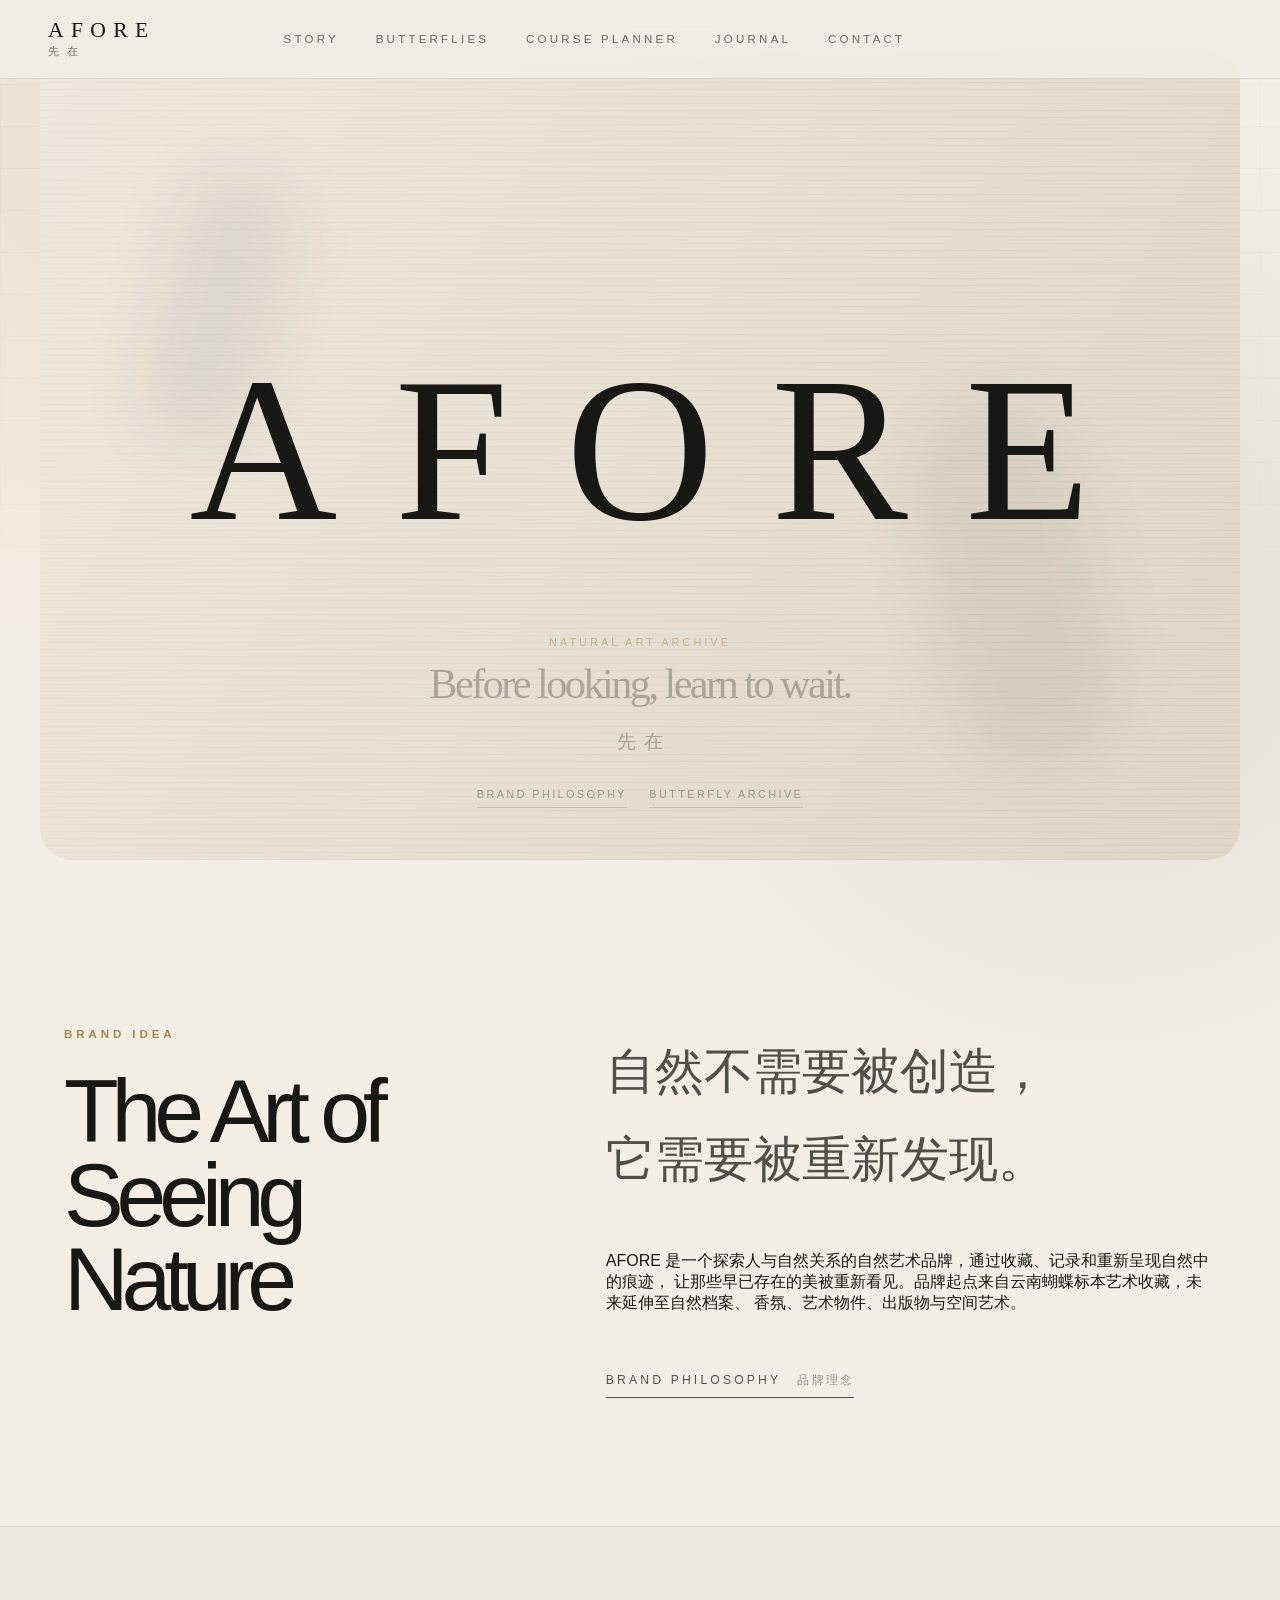
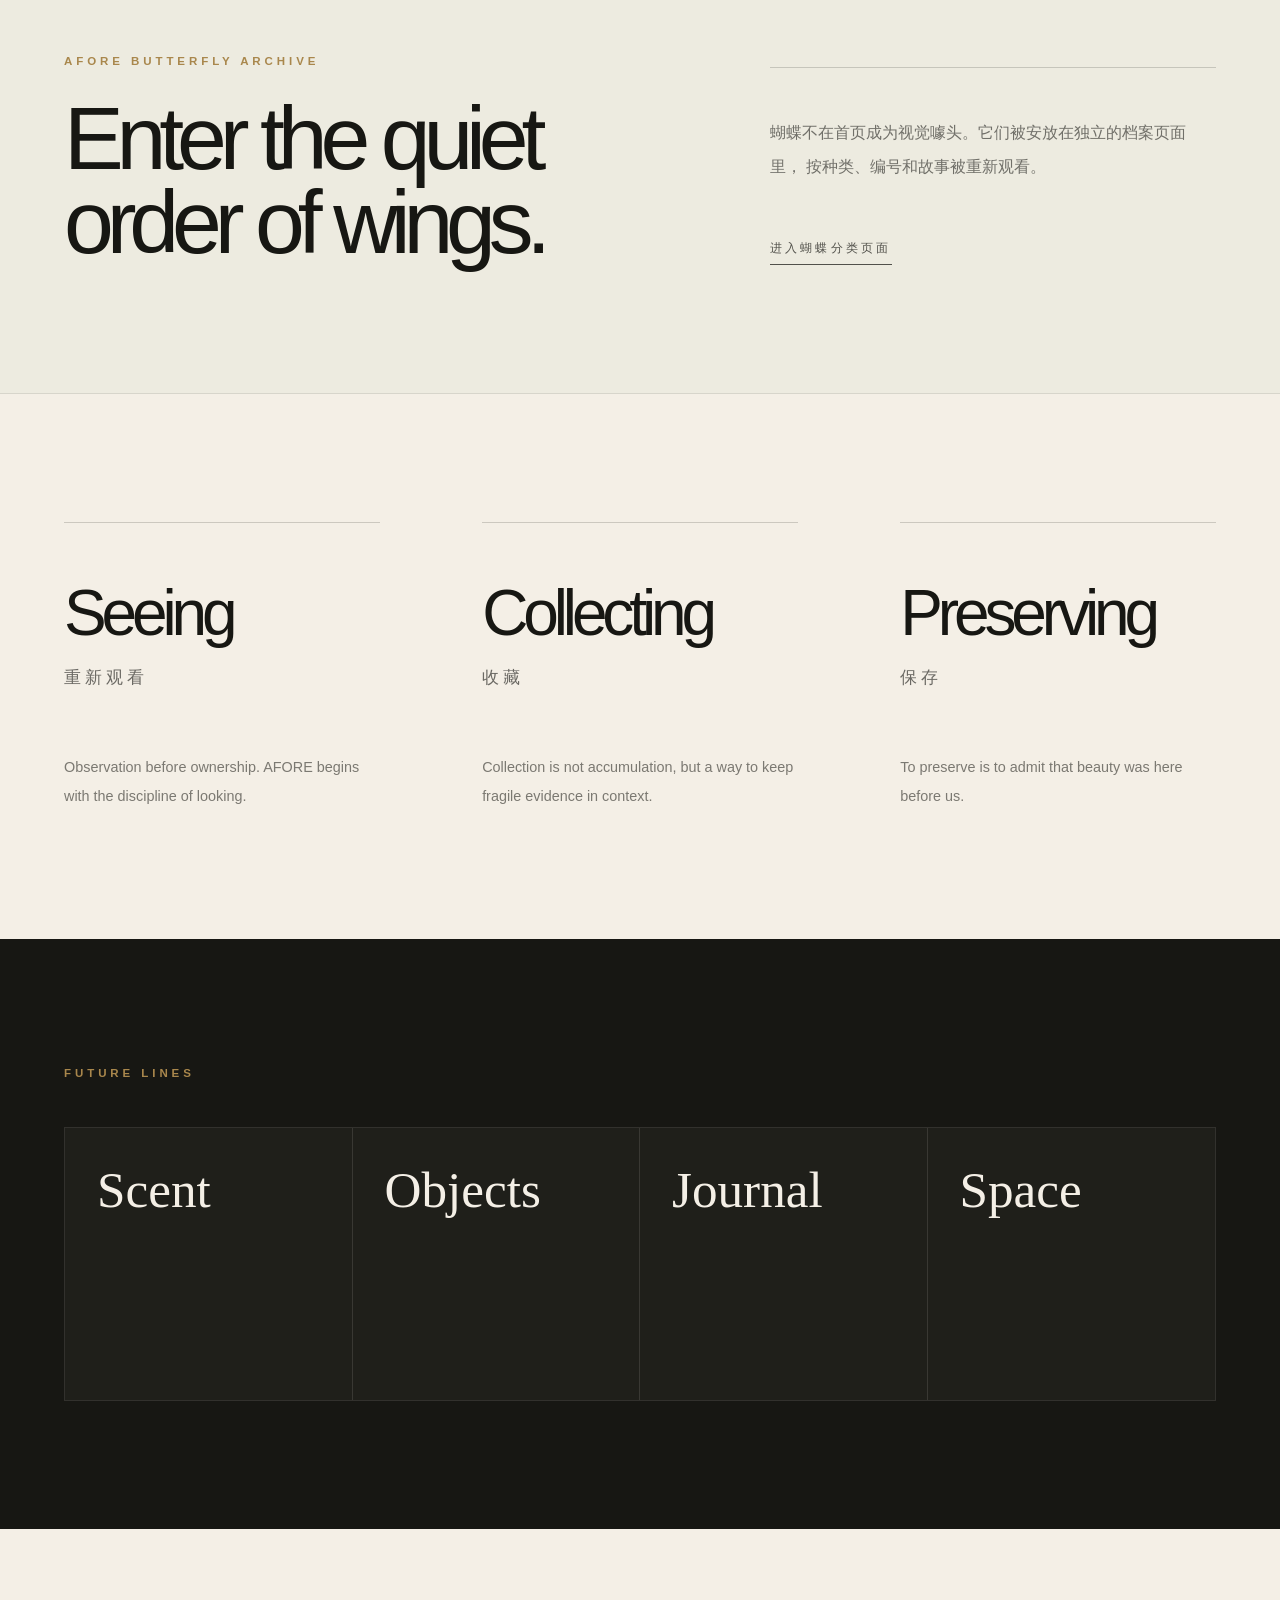
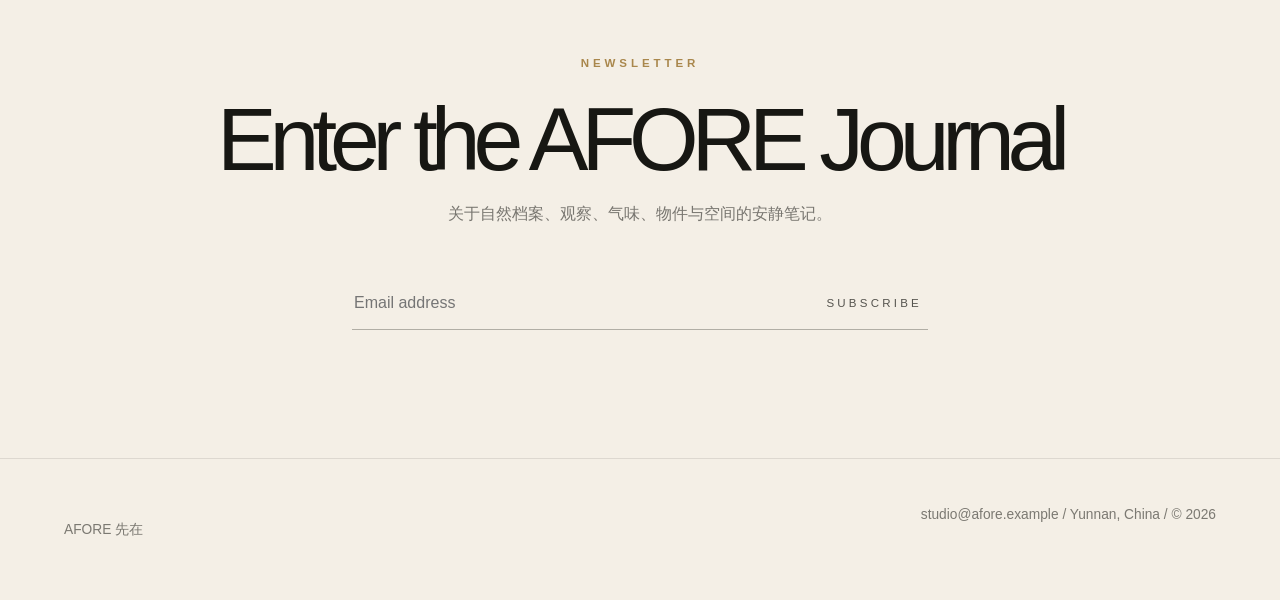
<file: index.html>
<!doctype html>
<html lang="zh-CN">
  <head>
    <meta charset="UTF-8" />
    <meta name="viewport" content="width=device-width, initial-scale=1.0" />
    <title>AFORE 先在 | Preview</title>
    <link rel="stylesheet" href="preview.css" />
  </head>
  <body>
    <header class="header">
      <a class="logo" href="index.html">
        <span>AFORE</span>
        <small>先在</small>
      </a>
      <nav>
        <a href="#story">Story</a>
        <a href="butterflies/">Butterflies</a>
        <a href="course-planner.html">Course Planner</a>
        <a href="#journal">Journal</a>
        <a href="#contact">Contact</a>
      </nav>
    </header>

    <main id="home">
      <section class="hero">
        <div class="paper"></div>
        <div class="shadow shadow-a"></div>
        <div class="shadow shadow-b"></div>
        <aside class="hero-guide" aria-label="AFORE first screen guide">
          <p class="guide-kicker">Natural Art Archive</p>
          <h2>Before looking, learn to wait.</h2>
          <p>
            先在
          </p>
          <div class="guide-actions">
            <a href="#story">Brand Philosophy</a>
            <a href="butterflies/">Butterfly Archive</a>
          </div>
        </aside>
        <div class="hero-inner fade">
          <h1>AFORE</h1>
        </div>
      </section>

      <section id="story" class="section intro">
        <div>
          <p class="kicker">Brand Idea</p>
          <h2>The Art of Seeing Nature</h2>
        </div>
        <div class="intro-copy">
          <p class="quote">自然不需要被创造，<br />它需要被重新发现。</p>
          <p>
            AFORE 是一个探索人与自然关系的自然艺术品牌，通过收藏、记录和重新呈现自然中的痕迹，
            让那些早已存在的美被重新看见。品牌起点来自云南蝴蝶标本艺术收藏，未来延伸至自然档案、
            香氛、艺术物件、出版物与空间艺术。
          </p>
          <button class="manifesto-toggle" type="button" aria-expanded="false" aria-controls="manifesto-panel">
            Brand Philosophy
            <span>品牌理念</span>
          </button>
        </div>
      </section>

      <section class="manifesto-panel" id="manifesto-panel" aria-hidden="true">
        <div class="manifesto-card">
          <p class="kicker">AFORE Manifesto</p>
          <h2>先在</h2>
          <div class="manifesto-text">
            <p><strong>AFORE</strong></p>
            <p><em>Before us, nature existed.</em></p>
            <p>在我们凝视自然之前，万物早已存在。</p>
            <p>一片叶脉、一枚翅羽、一块岩石，都经历过漫长的时间，在无人注视的角落里形成自己的形态。</p>
            <p>AFORE 源于“先在”之意，关注那些先于人类存在、又容易被忽略的自然痕迹。</p>
            <p>我们相信，自然并不需要被创造，它需要的是被重新发现。</p>
            <p>通过收藏、整理与呈现，我们将自然中的微小存在转化为可以被观看、被感知、被保存的艺术对象。</p>
            <p>每一件作品，都是时间留下的档案。</p>
            <p>它记录生命曾经经过此处，也提醒我们：人在自然之前，只是短暂的观看者。</p>
            <p>AFORE 致力于探索人与自然之间新的观看方式。</p>
            <p>我们收藏的不只是一个形态，而是一段时间；保存的不只是一件标本，而是一种与世界相遇的方式。</p>
            <p><strong>AFORE —— Before us, nature existed.</strong></p>
          </div>
        </div>
      </section>

      <section class="section entry-panel">
        <div class="entry-copy">
          <p class="kicker">AFORE Butterfly Archive</p>
          <h2>Enter the quiet order of wings.</h2>
        </div>
        <div class="entry-card">
          <p>
            蝴蝶不在首页成为视觉噱头。它们被安放在独立的档案页面里，
            按种类、编号和故事被重新观看。
          </p>
          <a class="text-link" href="butterflies/">进入蝴蝶分类页面</a>
        </div>
      </section>

      <section class="section philosophy">
        <article>
          <h2>Seeing</h2>
          <p>重新观看</p>
          <span>Observation before ownership. AFORE begins with the discipline of looking.</span>
        </article>
        <article>
          <h2>Collecting</h2>
          <p>收藏</p>
          <span>Collection is not accumulation, but a way to keep fragile evidence in context.</span>
        </article>
        <article>
          <h2>Preserving</h2>
          <p>保存</p>
          <span>To preserve is to admit that beauty was here before us.</span>
        </article>
      </section>

      <section class="future">
        <p class="kicker">Future Lines</p>
        <div class="future-grid">
          <article>Scent</article>
          <article>Objects</article>
          <article>Journal</article>
          <article>Space</article>
        </div>
      </section>

      <section id="journal" class="section newsletter">
        <p class="kicker">Newsletter</p>
        <h2>Enter the AFORE Journal</h2>
        <p>关于自然档案、观察、气味、物件与空间的安静笔记。</p>
        <form>
          <input type="email" placeholder="Email address" />
          <button type="button">Subscribe</button>
        </form>
      </section>
    </main>

    <footer id="contact">
      <p>AFORE 先在</p>
      <span>studio@afore.example / Yunnan, China / © 2026</span>
    </footer>
    <script>
      const hero = document.querySelector(".hero");
      const heroTitle = document.querySelector(".hero h1");

      hero?.addEventListener("pointermove", (event) => {
        const rect = hero.getBoundingClientRect();
        const x = ((event.clientX - rect.left) / rect.width) * 100;
        const y = ((event.clientY - rect.top) / rect.height) * 100;
        heroTitle?.style.setProperty("--mx", `${x}%`);
        heroTitle?.style.setProperty("--my", `${y}%`);
      });

      const manifestoButton = document.querySelector(".manifesto-toggle");
      const manifestoPanel = document.querySelector("#manifesto-panel");

      manifestoButton?.addEventListener("click", () => {
        const isOpen = manifestoPanel?.classList.toggle("is-open");
        manifestoButton.setAttribute("aria-expanded", String(isOpen));
        manifestoPanel?.setAttribute("aria-hidden", String(!isOpen));
        if (isOpen) {
          window.setTimeout(() => manifestoPanel.scrollIntoView({ behavior: "smooth", block: "center" }), 120);
        }
      });
    </script>
  </body>
</html>
</file>
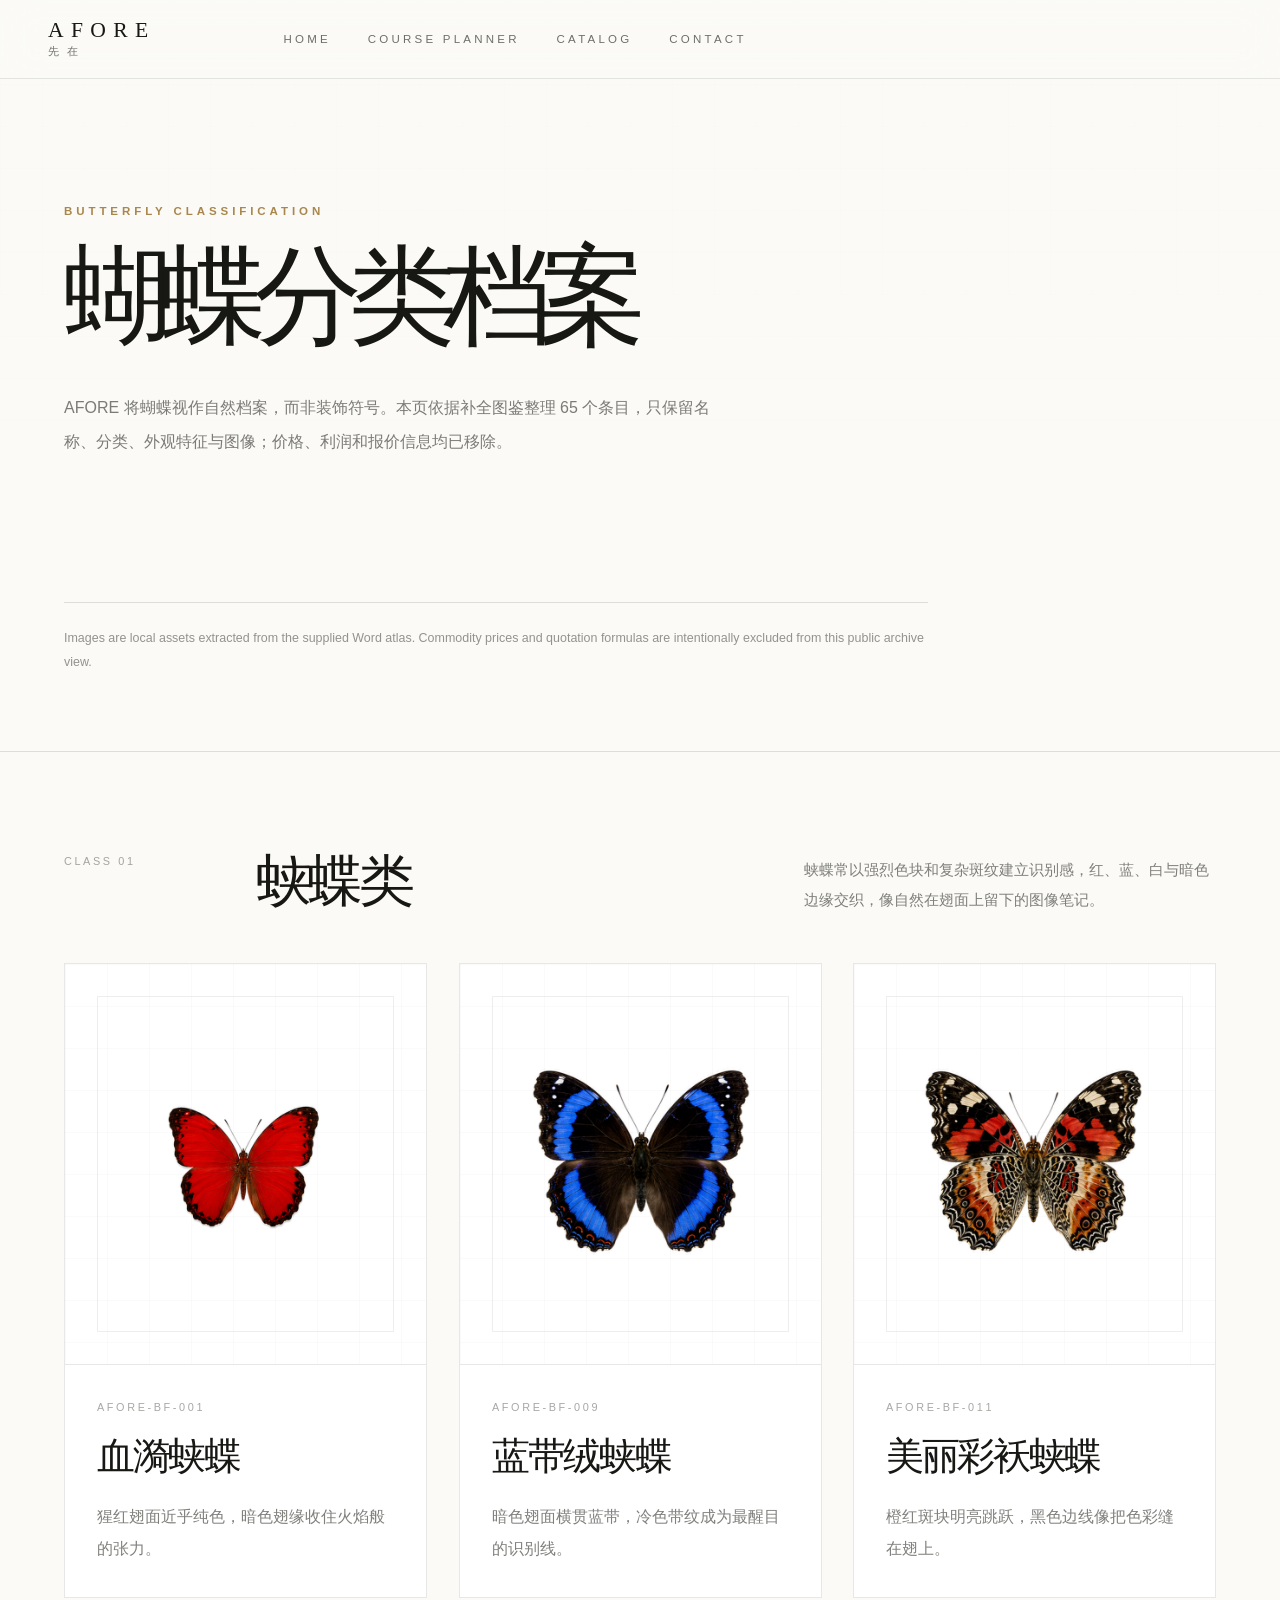
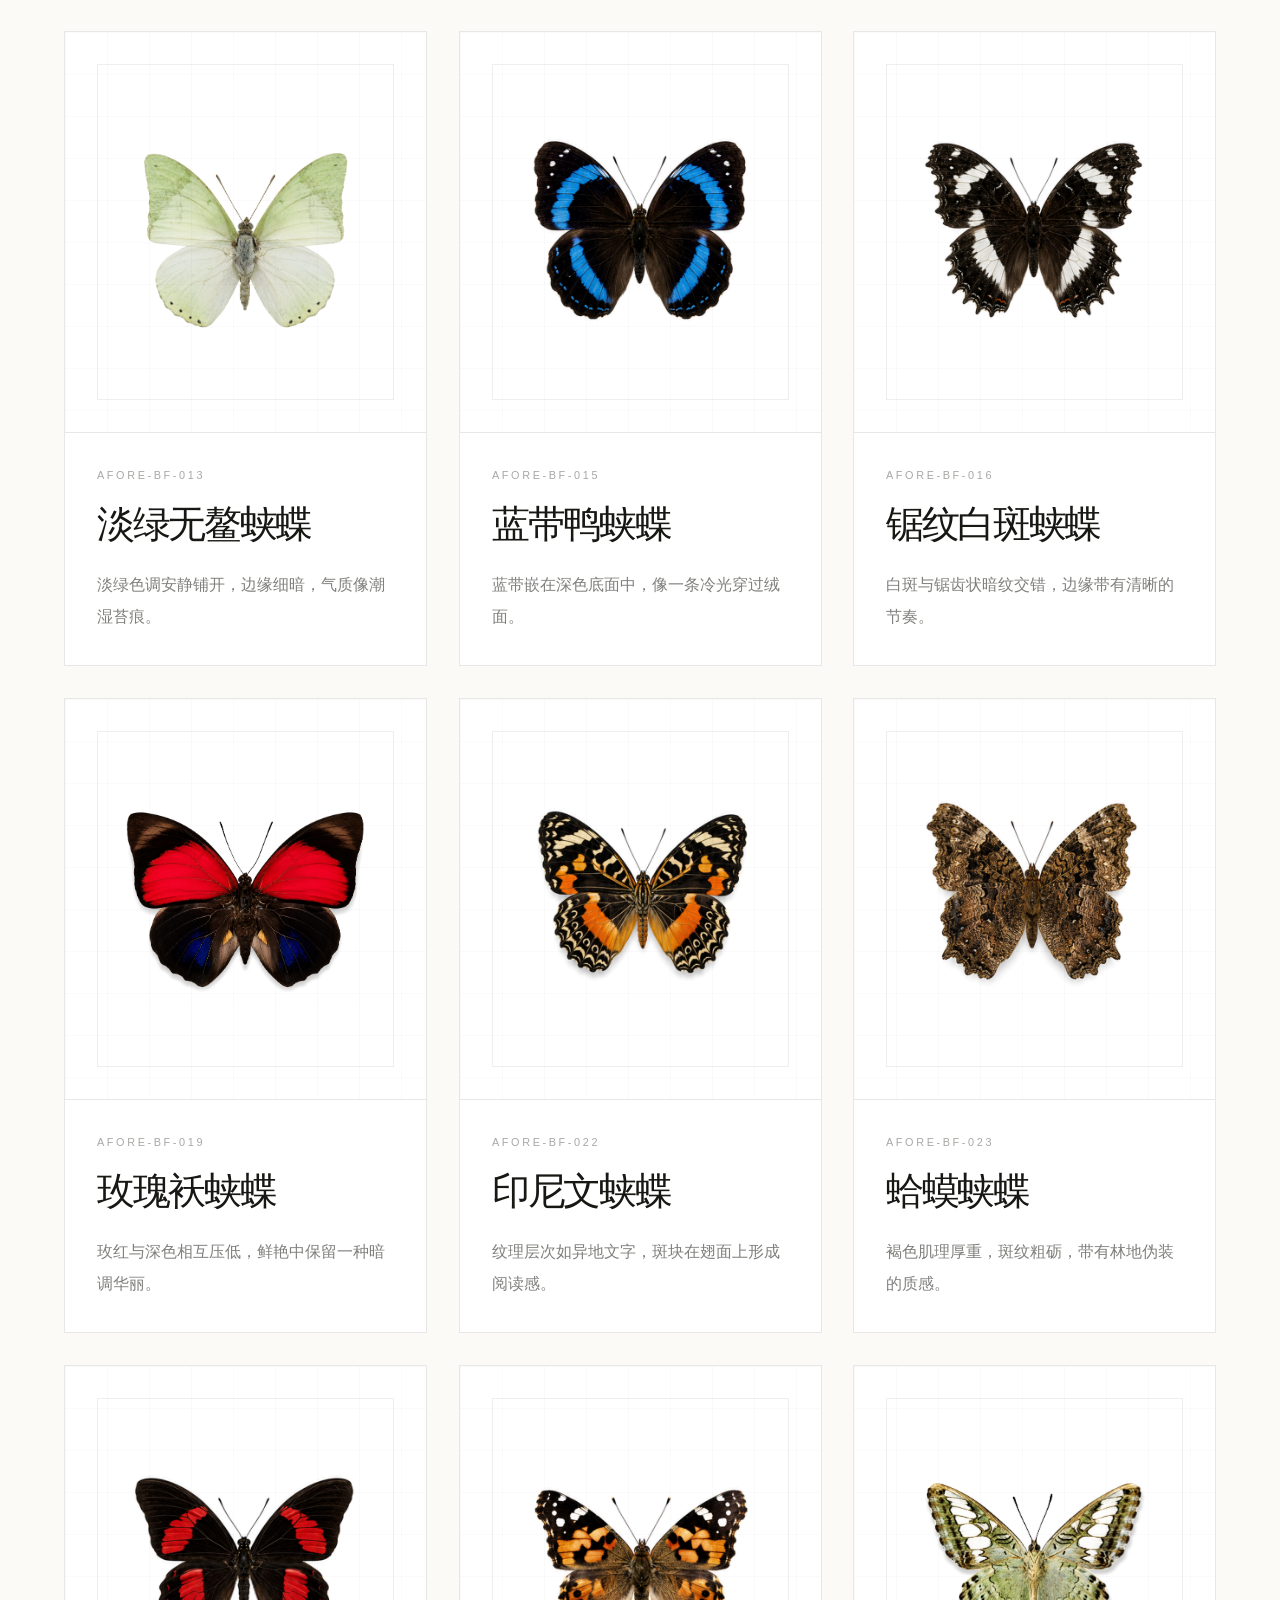
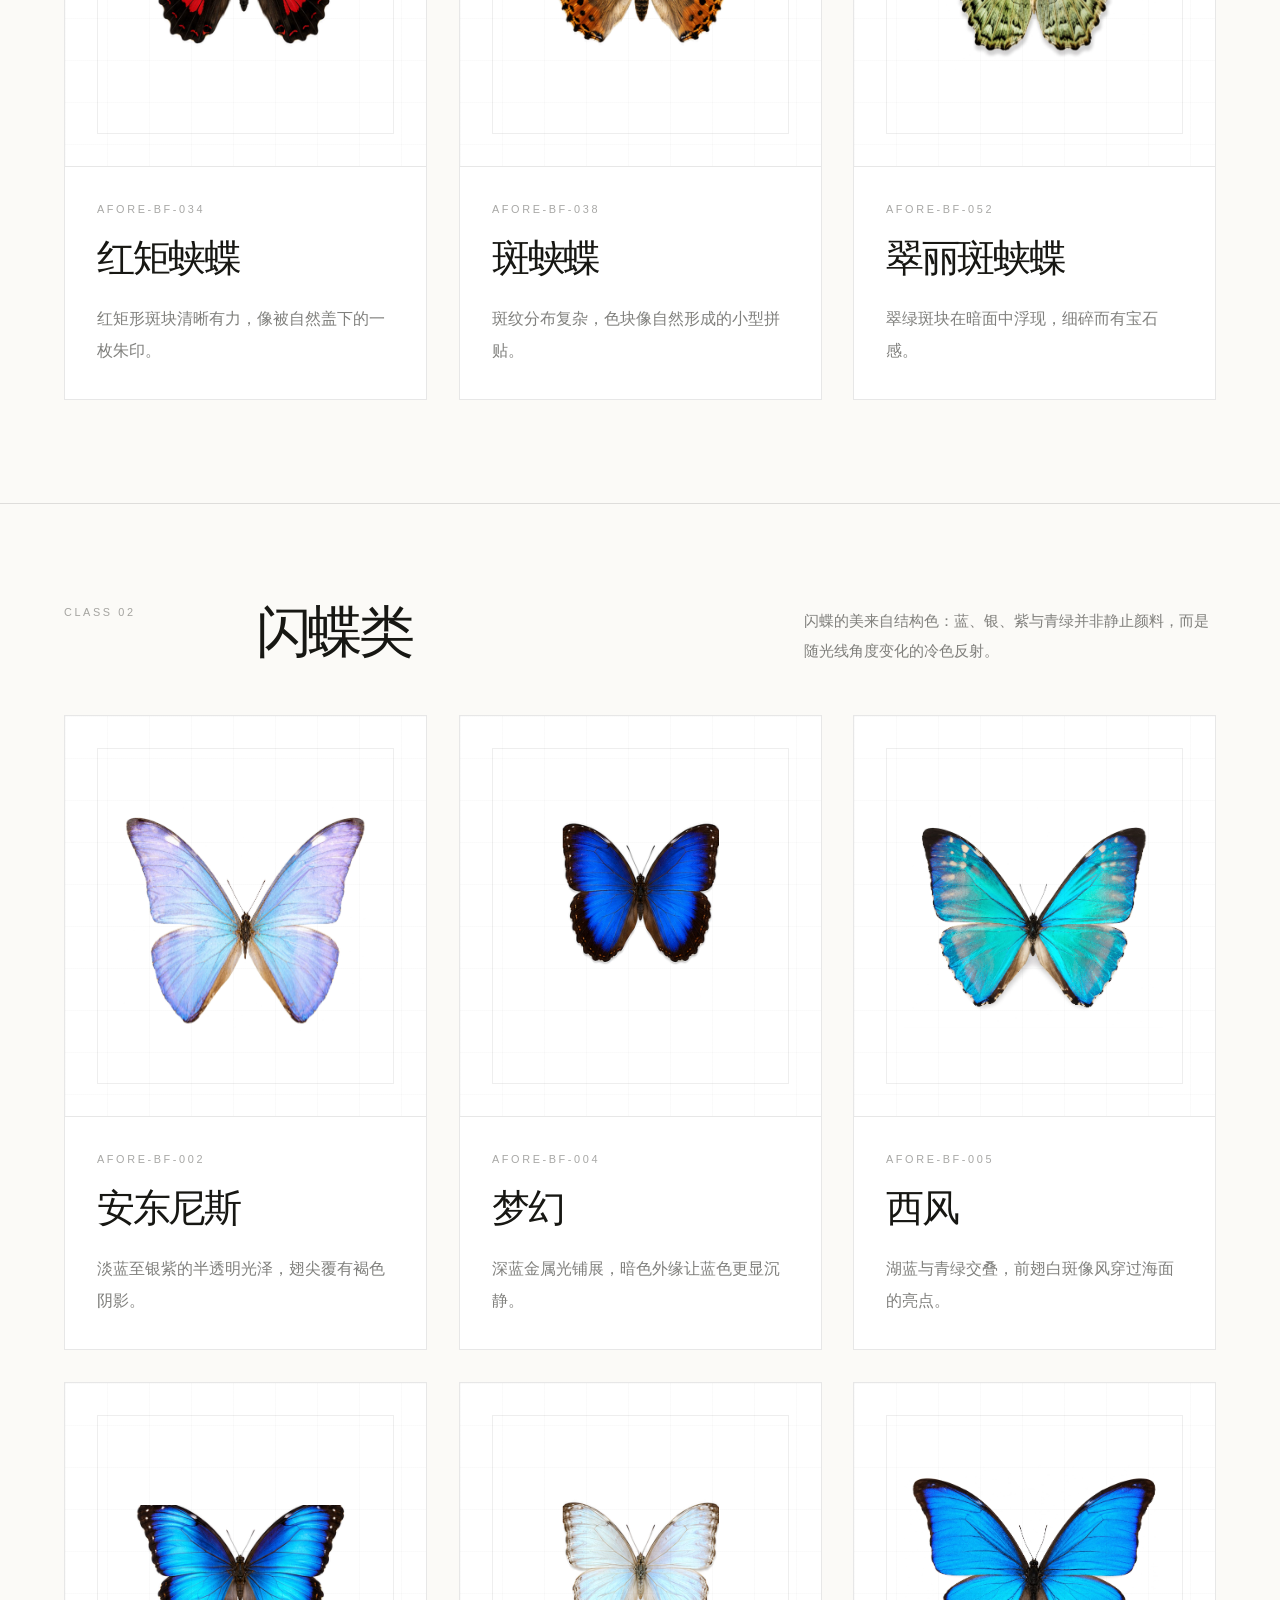
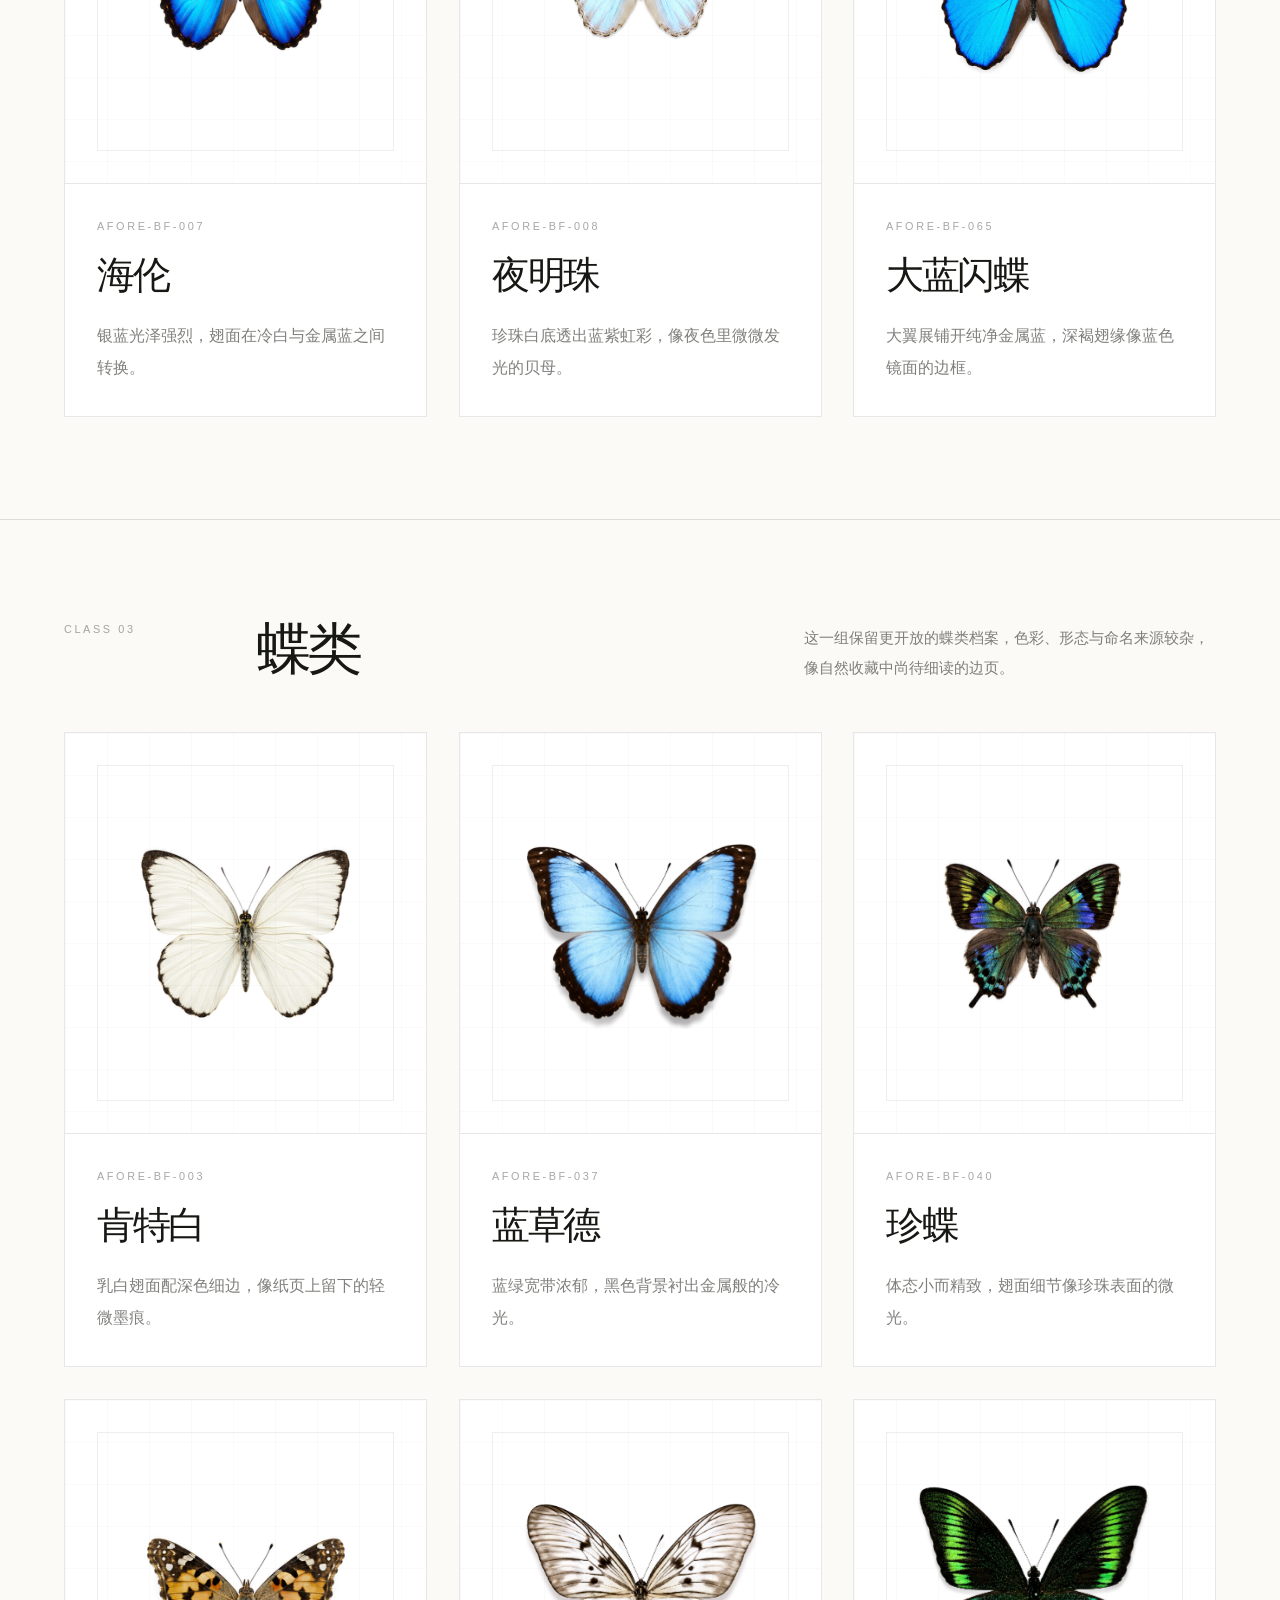
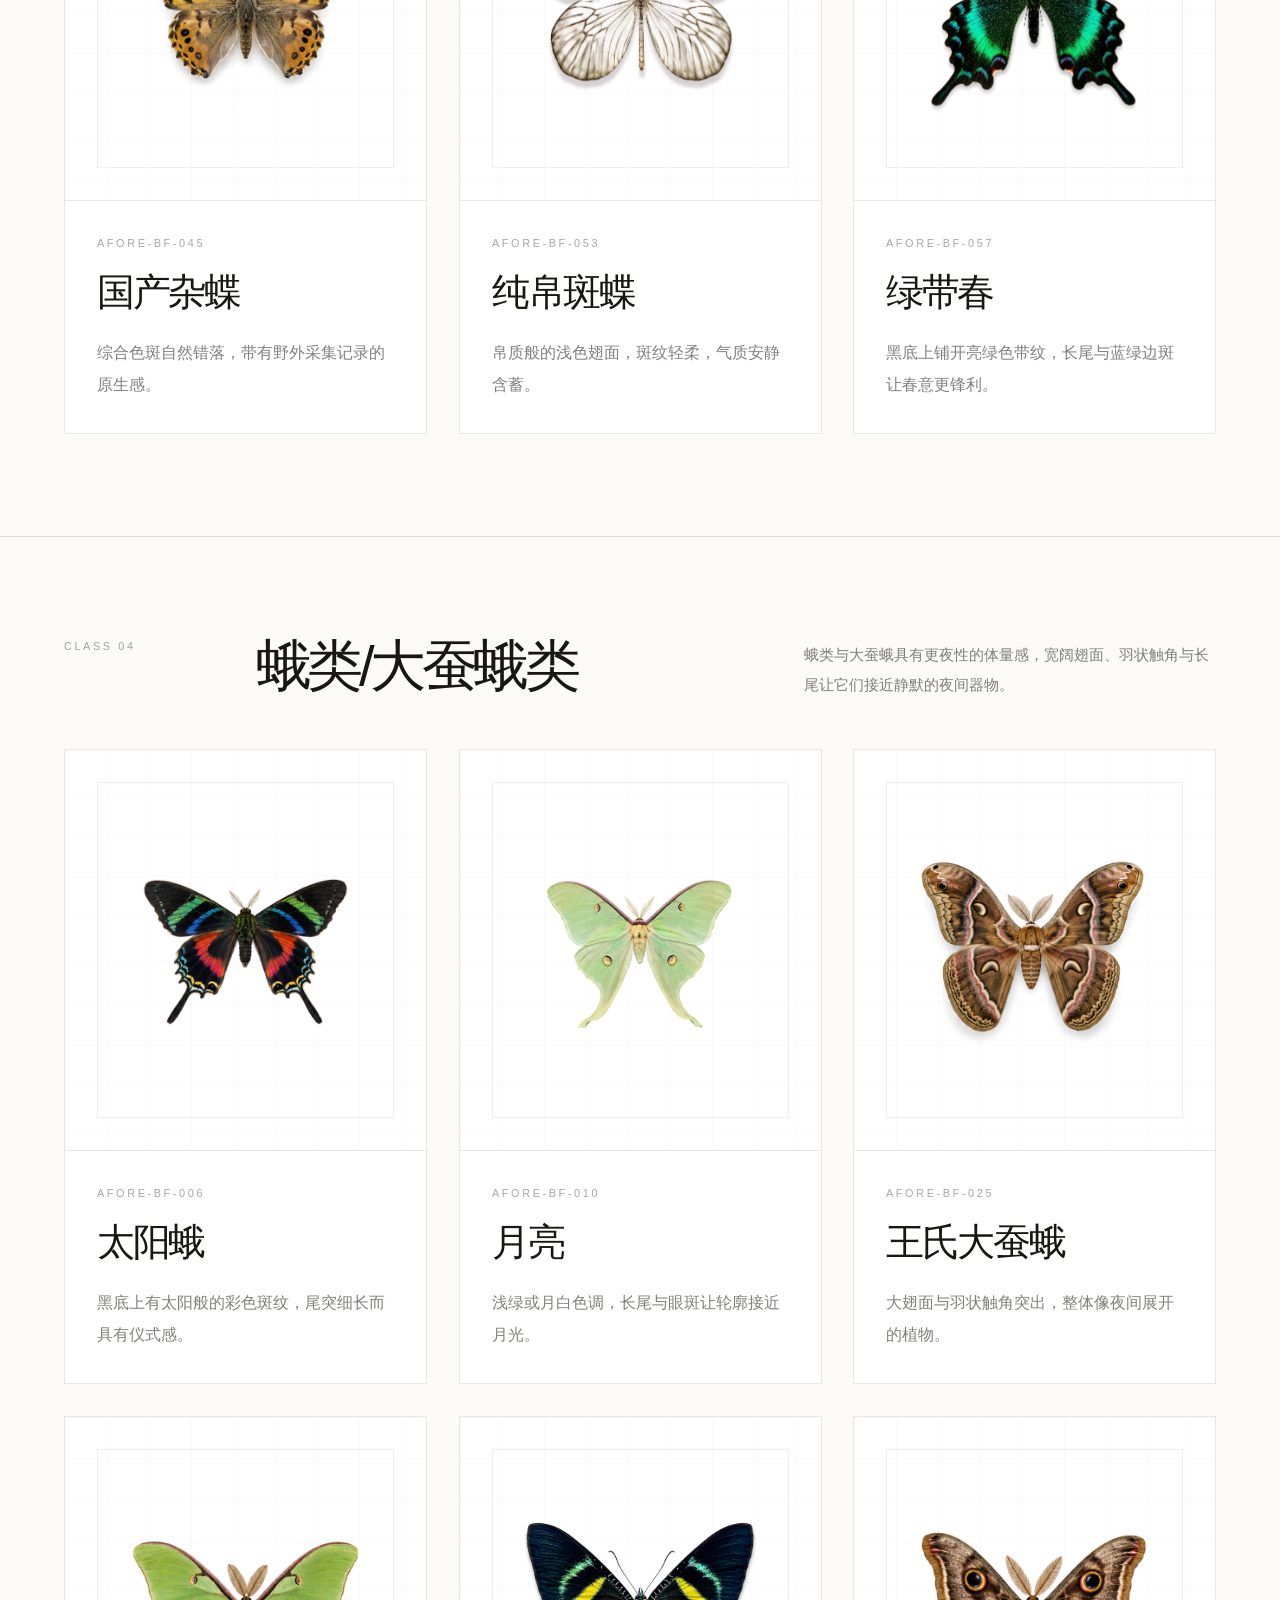
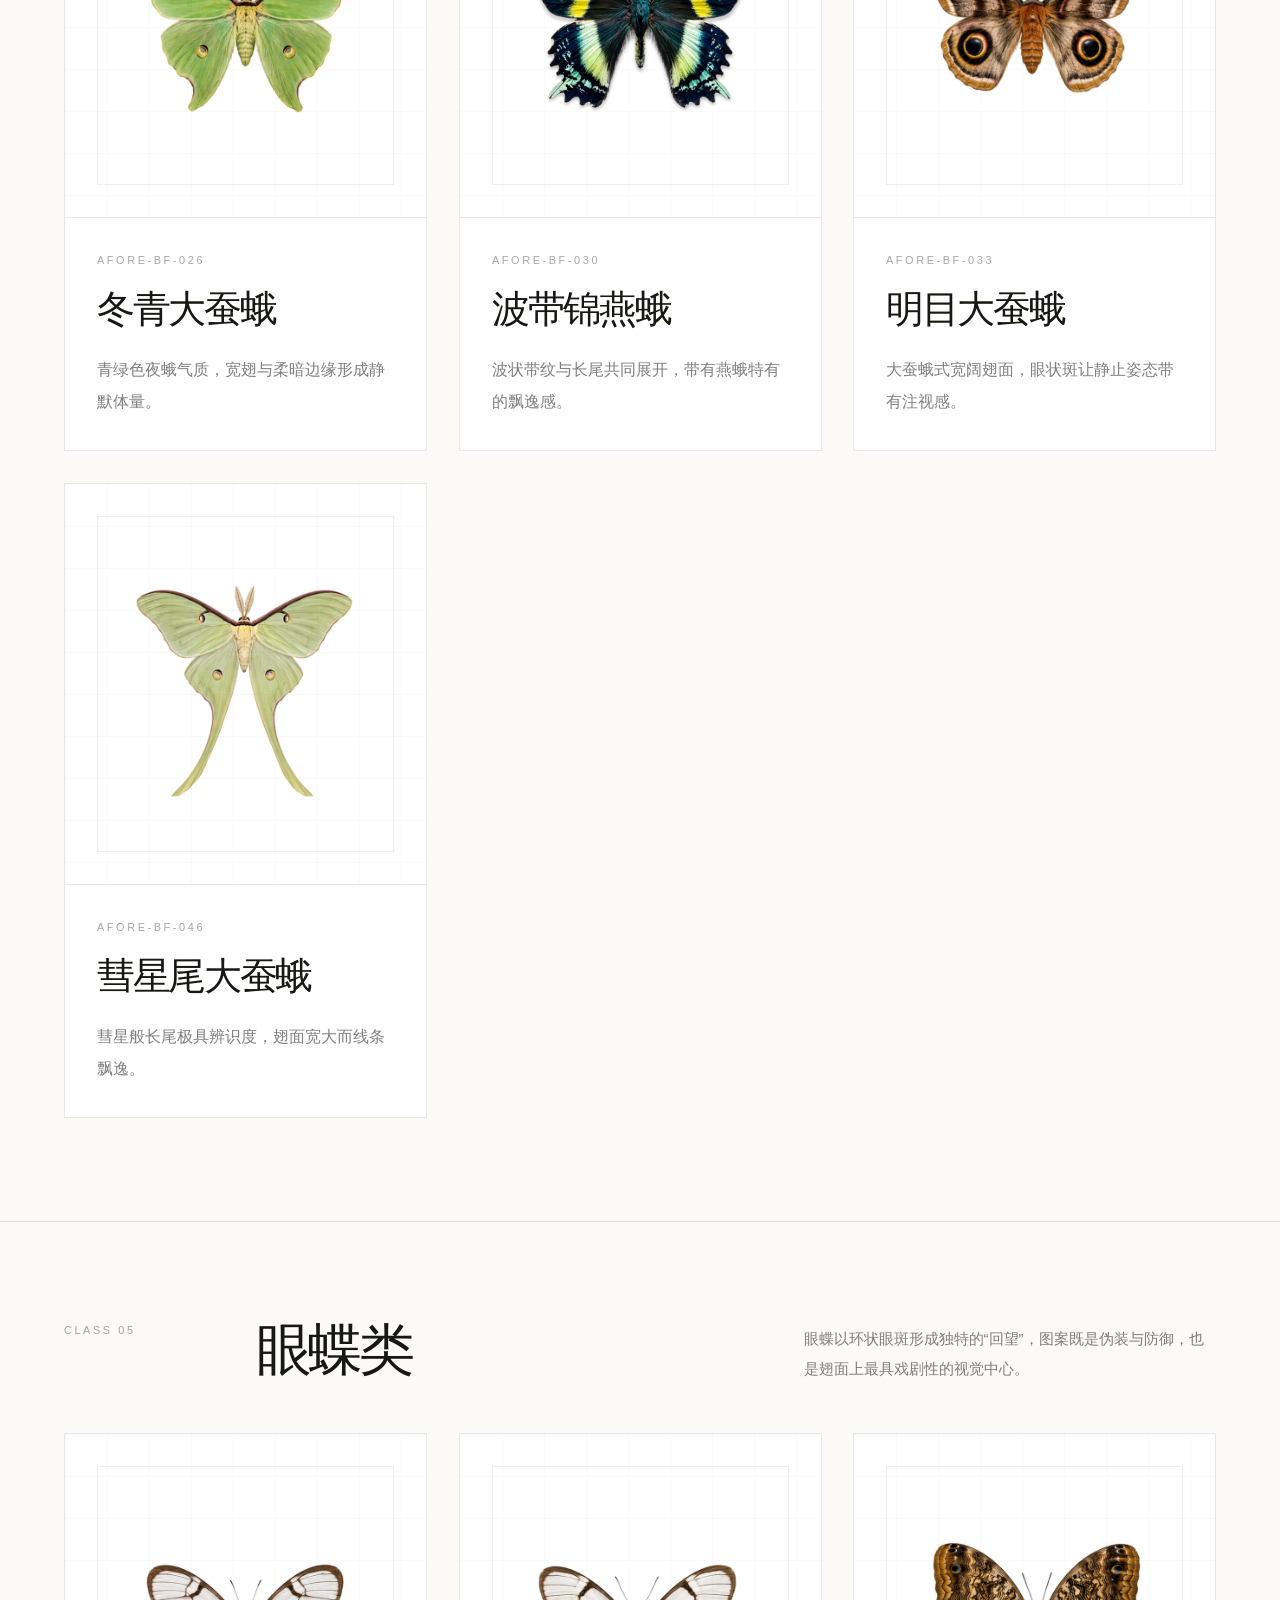
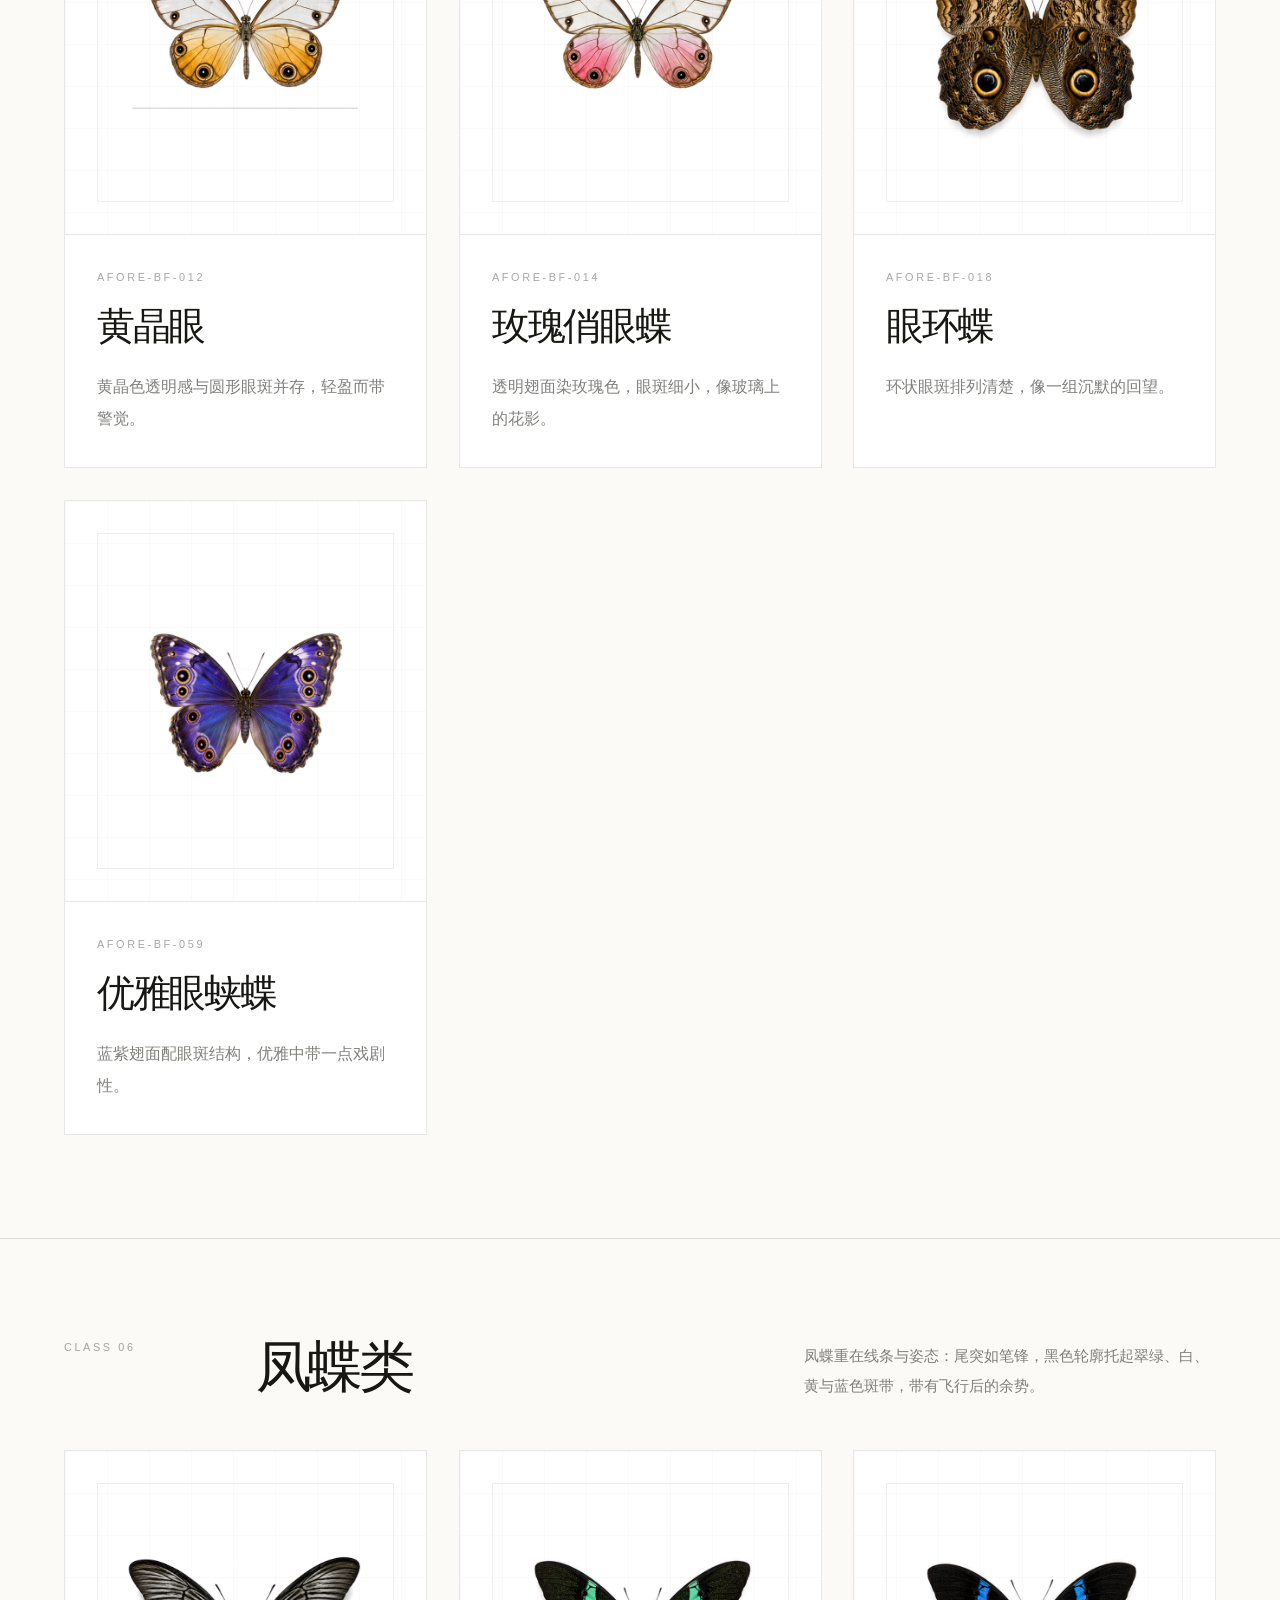
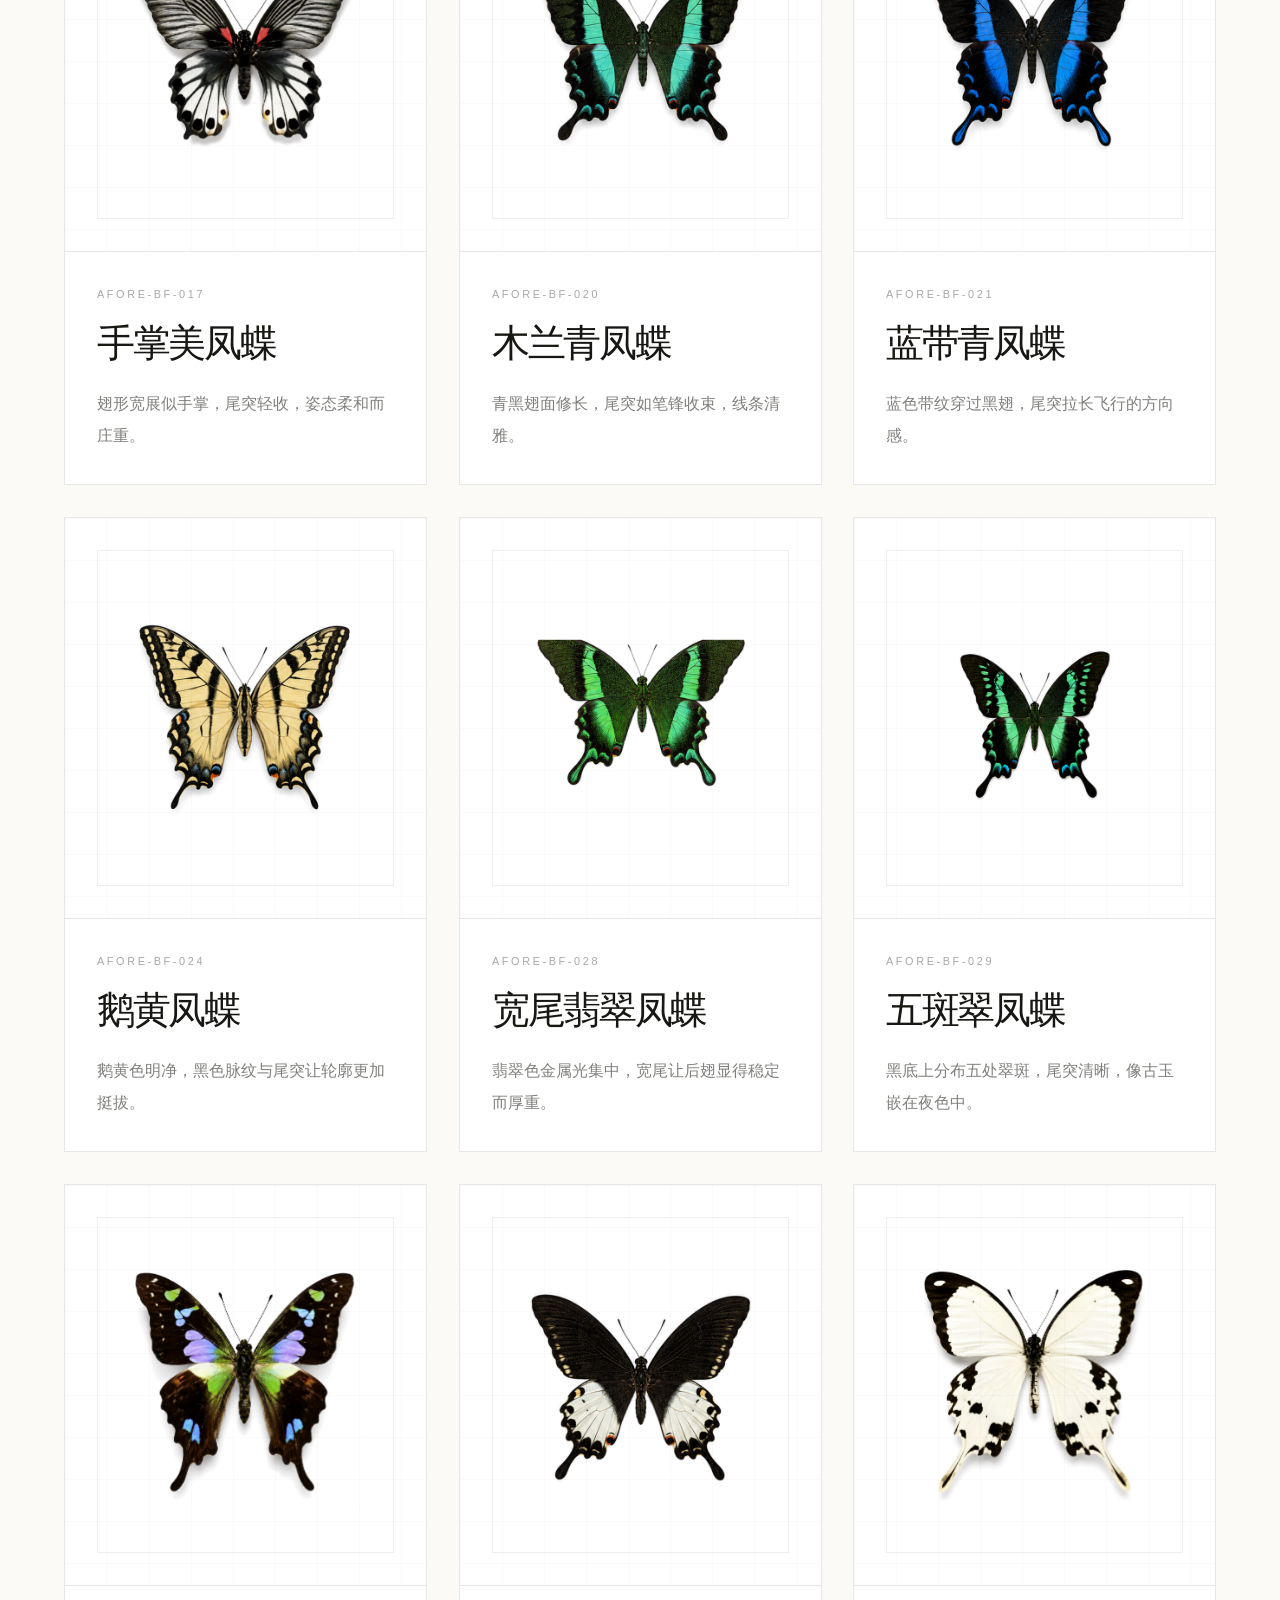
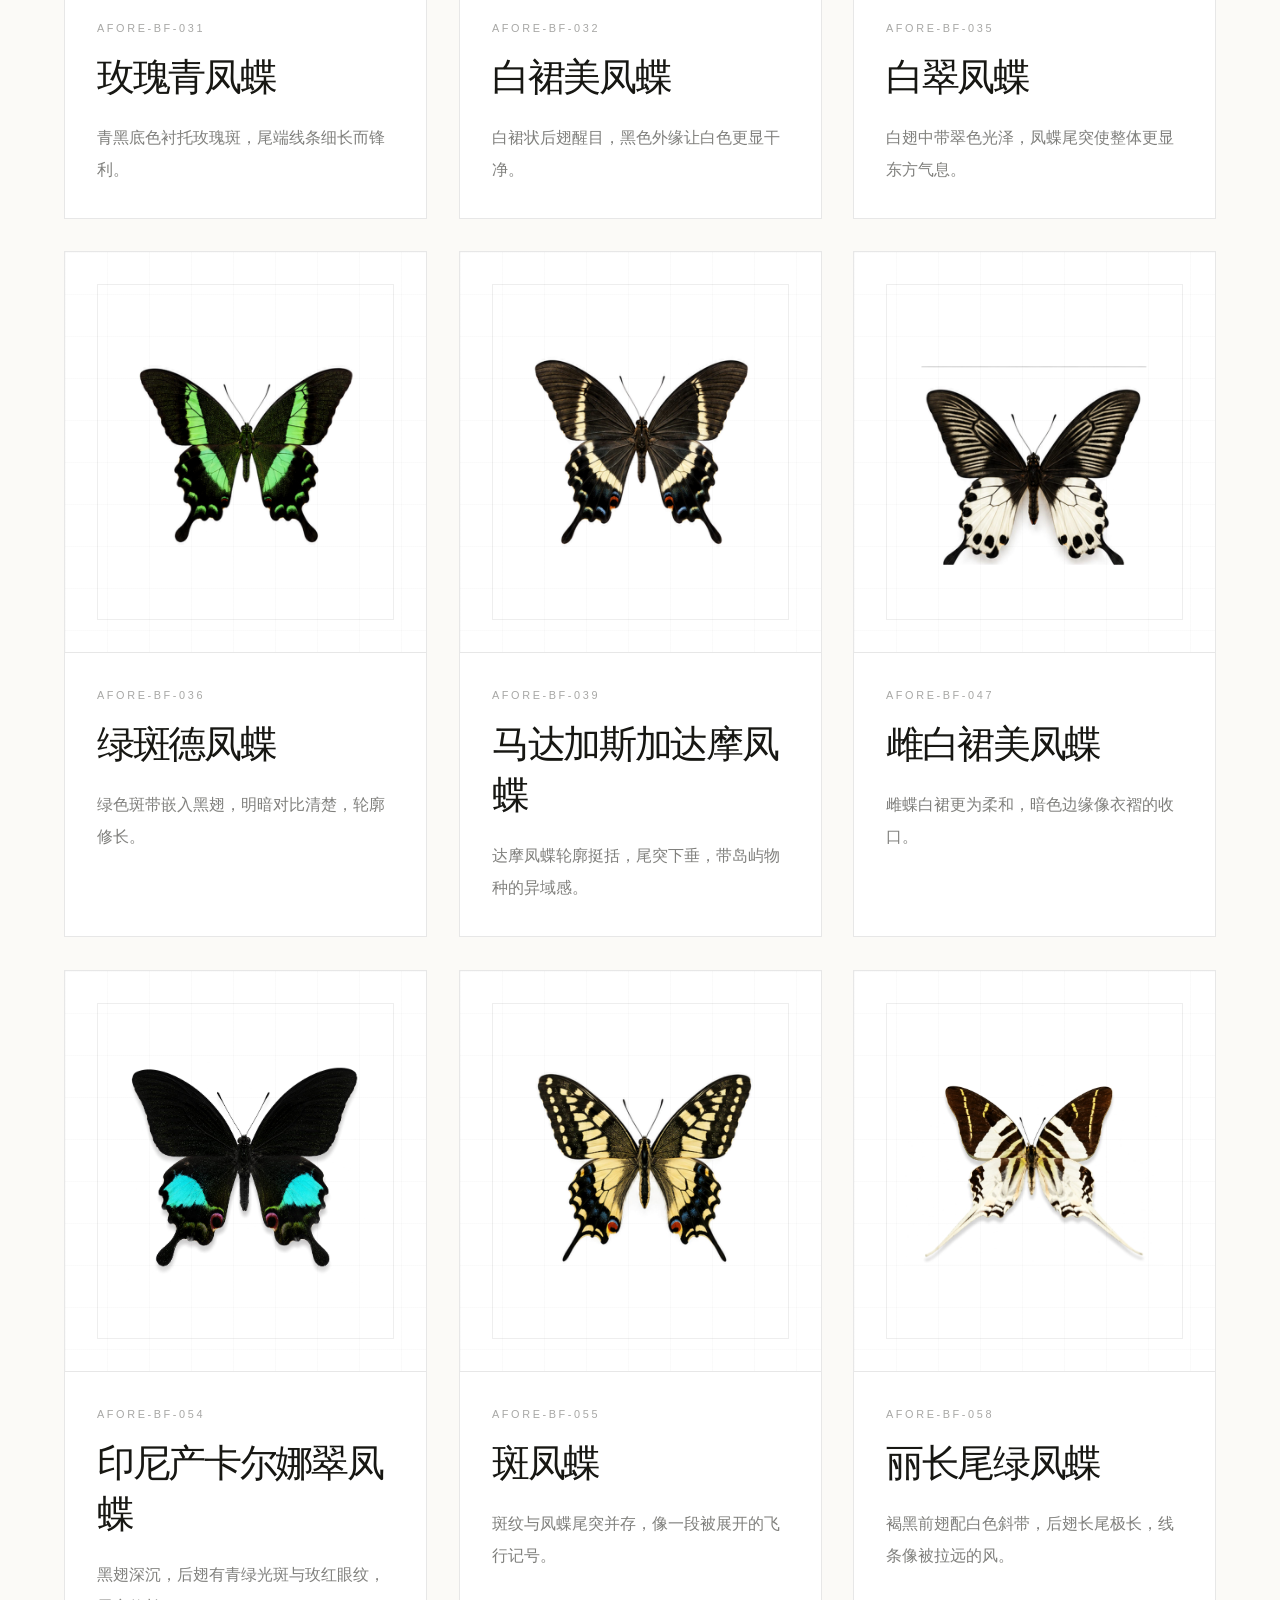
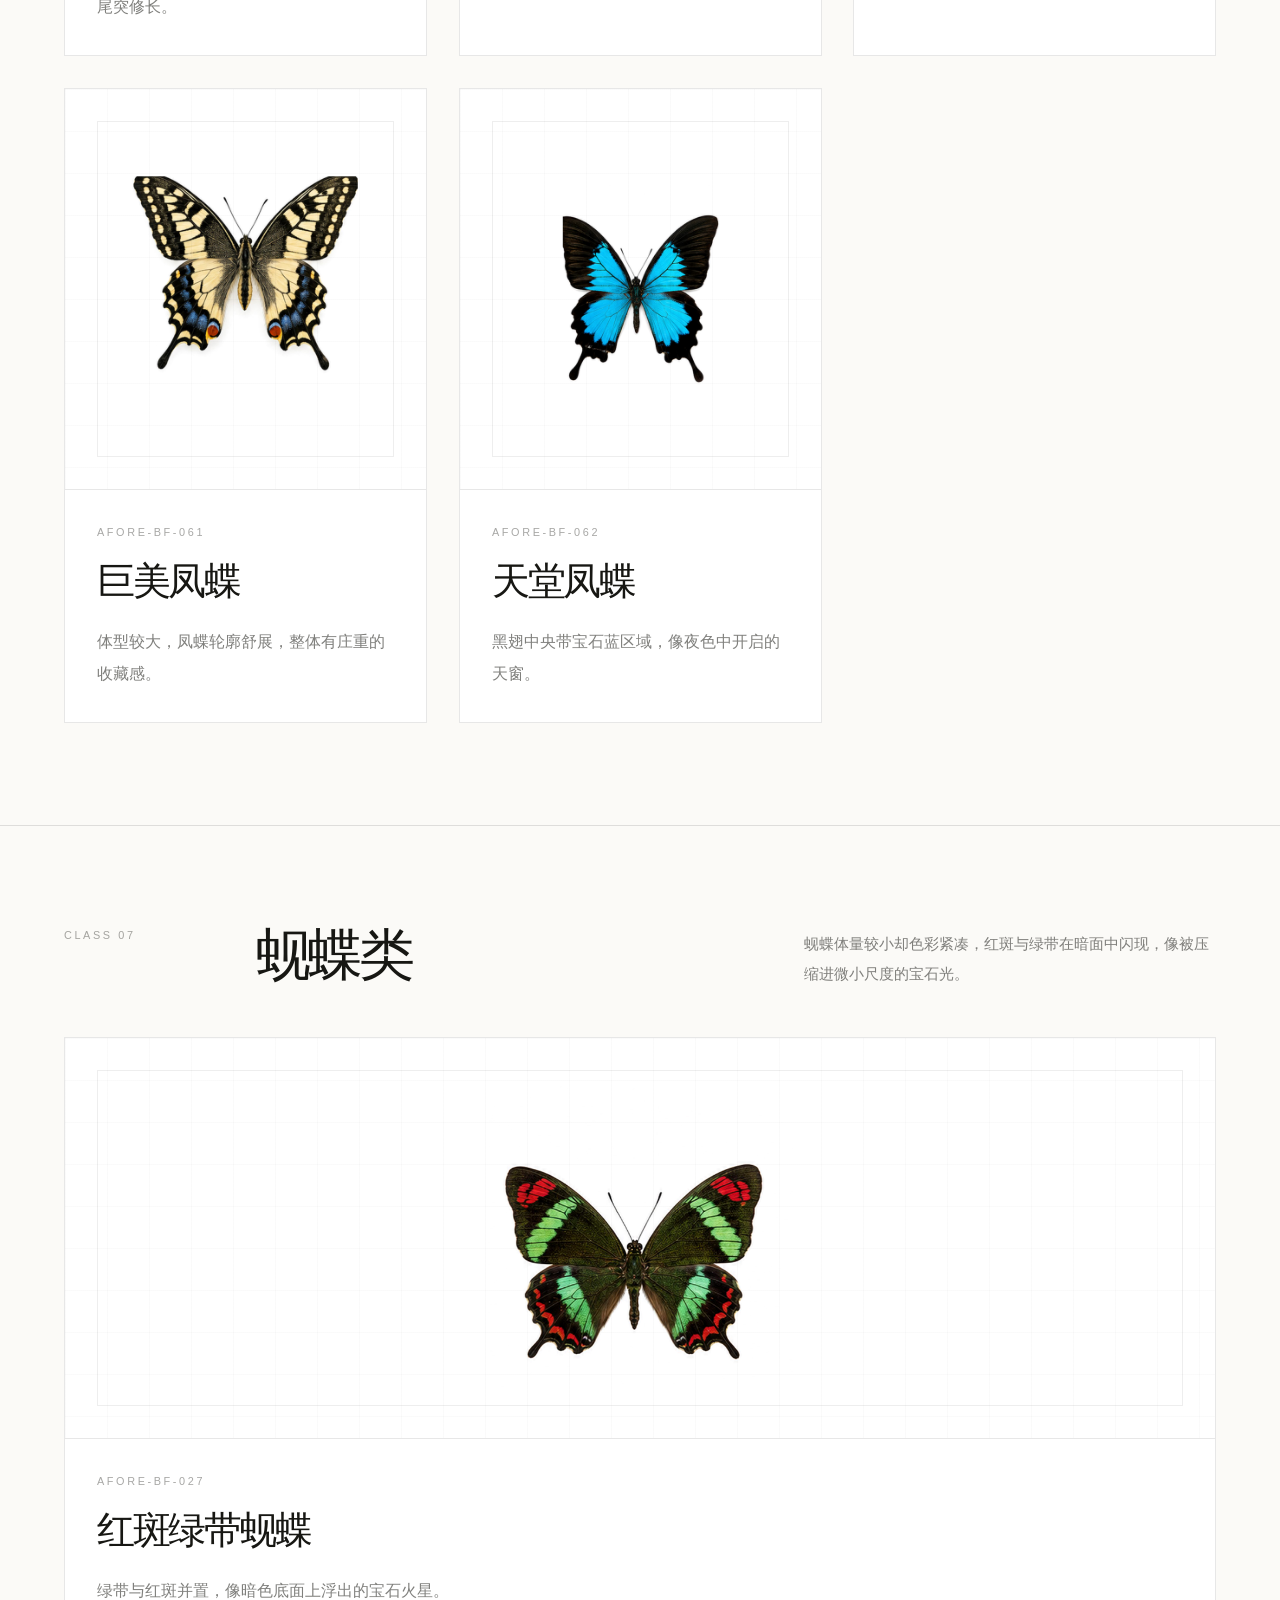
<file: butterflies/index.html>
<!doctype html>
<html lang="zh-CN">
  <head>
    <meta charset="UTF-8" />
    <meta name="viewport" content="width=device-width, initial-scale=1.0" />
    <title>Butterfly Archive | AFORE 先在</title>
    <link rel="stylesheet" href="preview.css" />
  </head>
  <body class="white-page">
    <header class="header white-header">
      <a class="logo" href="../index.html"><span>AFORE</span><small>先在</small></a>
      <nav><a href="../index.html">Home</a><a href="../course-planner.html">Course Planner</a><a href="#class-01">Catalog</a><a href="#contact">Contact</a></nav>
    </header>
    <main>
      <section class="archive-hero refined-title">
        <p class="kicker">Butterfly Classification</p>
        <h1>蝴蝶分类档案</h1>
        <p>AFORE 将蝴蝶视作自然档案，而非装饰符号。本页依据补全图鉴整理 65 个条目，只保留名称、分类、外观特征与图像；价格、利润和报价信息均已移除。</p>
      </section>
      <section class="catalog-note"><p>Images are local assets extracted from the supplied Word atlas. Commodity prices and quotation formulas are intentionally excluded from this public archive view.</p></section>
      <section class="butterfly-family" id="class-01">
        <div class="family-heading">
          <p>Class 01</p>
          <h2>蛱蝶类</h2>
          <span>蛱蝶常以强烈色块和复杂斑纹建立识别感，红、蓝、白与暗色边缘交织，像自然在翅面上留下的图像笔记。</span>
        </div>
        <div class="butterfly-grid compact-grid">
          <a class="butterfly-card" href="story.html#bf-001"><figure class="photo-stage"><img loading="lazy" decoding="async" alt="血漪蛱蝶白底展示图" src="../assets/butterflies-full/bf-001.jpg" /></figure><div class="butterfly-info"><span>AFORE-BF-001</span><h3>血漪蛱蝶</h3><p>猩红翅面近乎纯色，暗色翅缘收住火焰般的张力。</p></div></a>
          <a class="butterfly-card" href="story.html#bf-009"><figure class="photo-stage"><img loading="lazy" decoding="async" alt="蓝带绒蛱蝶白底展示图" src="../assets/butterflies-full/bf-009.jpg" /></figure><div class="butterfly-info"><span>AFORE-BF-009</span><h3>蓝带绒蛱蝶</h3><p>暗色翅面横贯蓝带，冷色带纹成为最醒目的识别线。</p></div></a>
          <a class="butterfly-card" href="story.html#bf-011"><figure class="photo-stage"><img loading="lazy" decoding="async" alt="美丽彩袄蛱蝶白底展示图" src="../assets/butterflies-full/bf-011.jpg" /></figure><div class="butterfly-info"><span>AFORE-BF-011</span><h3>美丽彩袄蛱蝶</h3><p>橙红斑块明亮跳跃，黑色边线像把色彩缝在翅上。</p></div></a>
          <a class="butterfly-card" href="story.html#bf-013"><figure class="photo-stage"><img loading="lazy" decoding="async" alt="淡绿无鳌蛱蝶白底展示图" src="../assets/butterflies-full/bf-013.jpg" /></figure><div class="butterfly-info"><span>AFORE-BF-013</span><h3>淡绿无鳌蛱蝶</h3><p>淡绿色调安静铺开，边缘细暗，气质像潮湿苔痕。</p></div></a>
          <a class="butterfly-card" href="story.html#bf-015"><figure class="photo-stage"><img loading="lazy" decoding="async" alt="蓝带鸭蛱蝶白底展示图" src="../assets/butterflies-full/bf-015.jpg" /></figure><div class="butterfly-info"><span>AFORE-BF-015</span><h3>蓝带鸭蛱蝶</h3><p>蓝带嵌在深色底面中，像一条冷光穿过绒面。</p></div></a>
          <a class="butterfly-card" href="story.html#bf-016"><figure class="photo-stage"><img loading="lazy" decoding="async" alt="锯纹白斑蛱蝶白底展示图" src="../assets/butterflies-full/bf-016.jpg" /></figure><div class="butterfly-info"><span>AFORE-BF-016</span><h3>锯纹白斑蛱蝶</h3><p>白斑与锯齿状暗纹交错，边缘带有清晰的节奏。</p></div></a>
          <a class="butterfly-card" href="story.html#bf-019"><figure class="photo-stage"><img loading="lazy" decoding="async" alt="玫瑰袄蛱蝶白底展示图" src="../assets/butterflies-full/bf-019.jpg" /></figure><div class="butterfly-info"><span>AFORE-BF-019</span><h3>玫瑰袄蛱蝶</h3><p>玫红与深色相互压低，鲜艳中保留一种暗调华丽。</p></div></a>
          <a class="butterfly-card" href="story.html#bf-022"><figure class="photo-stage"><img loading="lazy" decoding="async" alt="印尼文蛱蝶白底展示图" src="../assets/butterflies-full/bf-022.jpg" /></figure><div class="butterfly-info"><span>AFORE-BF-022</span><h3>印尼文蛱蝶</h3><p>纹理层次如异地文字，斑块在翅面上形成阅读感。</p></div></a>
          <a class="butterfly-card" href="story.html#bf-023"><figure class="photo-stage"><img loading="lazy" decoding="async" alt="蛤蟆蛱蝶白底展示图" src="../assets/butterflies-full/bf-023.jpg" /></figure><div class="butterfly-info"><span>AFORE-BF-023</span><h3>蛤蟆蛱蝶</h3><p>褐色肌理厚重，斑纹粗砺，带有林地伪装的质感。</p></div></a>
          <a class="butterfly-card" href="story.html#bf-034"><figure class="photo-stage"><img loading="lazy" decoding="async" alt="红矩蛱蝶白底展示图" src="../assets/butterflies-full/bf-034.jpg" /></figure><div class="butterfly-info"><span>AFORE-BF-034</span><h3>红矩蛱蝶</h3><p>红矩形斑块清晰有力，像被自然盖下的一枚朱印。</p></div></a>
          <a class="butterfly-card" href="story.html#bf-038"><figure class="photo-stage"><img loading="lazy" decoding="async" alt="斑蛱蝶白底展示图" src="../assets/butterflies-full/bf-038.jpg" /></figure><div class="butterfly-info"><span>AFORE-BF-038</span><h3>斑蛱蝶</h3><p>斑纹分布复杂，色块像自然形成的小型拼贴。</p></div></a>
          <a class="butterfly-card" href="story.html#bf-052"><figure class="photo-stage"><img loading="lazy" decoding="async" alt="翠丽斑蛱蝶白底展示图" src="../assets/butterflies-full/bf-052.jpg" /></figure><div class="butterfly-info"><span>AFORE-BF-052</span><h3>翠丽斑蛱蝶</h3><p>翠绿斑块在暗面中浮现，细碎而有宝石感。</p></div></a>
        </div>
      </section>
      <section class="butterfly-family" id="class-02">
        <div class="family-heading">
          <p>Class 02</p>
          <h2>闪蝶类</h2>
          <span>闪蝶的美来自结构色：蓝、银、紫与青绿并非静止颜料，而是随光线角度变化的冷色反射。</span>
        </div>
        <div class="butterfly-grid compact-grid">
          <a class="butterfly-card" href="story.html#bf-002"><figure class="photo-stage"><img loading="lazy" decoding="async" alt="安东尼斯白底展示图" src="../assets/butterflies-full/bf-002.jpg" /></figure><div class="butterfly-info"><span>AFORE-BF-002</span><h3>安东尼斯</h3><p>淡蓝至银紫的半透明光泽，翅尖覆有褐色阴影。</p></div></a>
          <a class="butterfly-card" href="story.html#bf-004"><figure class="photo-stage"><img loading="lazy" decoding="async" alt="梦幻白底展示图" src="../assets/butterflies-full/bf-004.jpg" /></figure><div class="butterfly-info"><span>AFORE-BF-004</span><h3>梦幻</h3><p>深蓝金属光铺展，暗色外缘让蓝色更显沉静。</p></div></a>
          <a class="butterfly-card" href="story.html#bf-005"><figure class="photo-stage"><img loading="lazy" decoding="async" alt="西风白底展示图" src="../assets/butterflies-full/bf-005.jpg" /></figure><div class="butterfly-info"><span>AFORE-BF-005</span><h3>西风</h3><p>湖蓝与青绿交叠，前翅白斑像风穿过海面的亮点。</p></div></a>
          <a class="butterfly-card" href="story.html#bf-007"><figure class="photo-stage"><img loading="lazy" decoding="async" alt="海伦白底展示图" src="../assets/butterflies-full/bf-007.jpg" /></figure><div class="butterfly-info"><span>AFORE-BF-007</span><h3>海伦</h3><p>银蓝光泽强烈，翅面在冷白与金属蓝之间转换。</p></div></a>
          <a class="butterfly-card" href="story.html#bf-008"><figure class="photo-stage"><img loading="lazy" decoding="async" alt="夜明珠白底展示图" src="../assets/butterflies-full/bf-008.jpg" /></figure><div class="butterfly-info"><span>AFORE-BF-008</span><h3>夜明珠</h3><p>珍珠白底透出蓝紫虹彩，像夜色里微微发光的贝母。</p></div></a>
          <a class="butterfly-card" href="story.html#bf-065"><figure class="photo-stage"><img loading="lazy" decoding="async" alt="大蓝闪蝶白底展示图" src="../assets/butterflies-full/bf-065.jpg" /></figure><div class="butterfly-info"><span>AFORE-BF-065</span><h3>大蓝闪蝶</h3><p>大翼展铺开纯净金属蓝，深褐翅缘像蓝色镜面的边框。</p></div></a>
        </div>
      </section>
      <section class="butterfly-family" id="class-03">
        <div class="family-heading">
          <p>Class 03</p>
          <h2>蝶类</h2>
          <span>这一组保留更开放的蝶类档案，色彩、形态与命名来源较杂，像自然收藏中尚待细读的边页。</span>
        </div>
        <div class="butterfly-grid compact-grid">
          <a class="butterfly-card" href="story.html#bf-003"><figure class="photo-stage"><img loading="lazy" decoding="async" alt="肯特白白底展示图" src="../assets/butterflies-full/bf-003.jpg" /></figure><div class="butterfly-info"><span>AFORE-BF-003</span><h3>肯特白</h3><p>乳白翅面配深色细边，像纸页上留下的轻微墨痕。</p></div></a>
          <a class="butterfly-card" href="story.html#bf-037"><figure class="photo-stage"><img loading="lazy" decoding="async" alt="蓝草德白底展示图" src="../assets/butterflies-full/bf-037.jpg" /></figure><div class="butterfly-info"><span>AFORE-BF-037</span><h3>蓝草德</h3><p>蓝绿宽带浓郁，黑色背景衬出金属般的冷光。</p></div></a>
          <a class="butterfly-card" href="story.html#bf-040"><figure class="photo-stage"><img loading="lazy" decoding="async" alt="珍蝶白底展示图" src="../assets/butterflies-full/bf-040.jpg" /></figure><div class="butterfly-info"><span>AFORE-BF-040</span><h3>珍蝶</h3><p>体态小而精致，翅面细节像珍珠表面的微光。</p></div></a>
          <a class="butterfly-card" href="story.html#bf-045"><figure class="photo-stage"><img loading="lazy" decoding="async" alt="国产杂蝶白底展示图" src="../assets/butterflies-full/bf-045.jpg" /></figure><div class="butterfly-info"><span>AFORE-BF-045</span><h3>国产杂蝶</h3><p>综合色斑自然错落，带有野外采集记录的原生感。</p></div></a>
          <a class="butterfly-card" href="story.html#bf-053"><figure class="photo-stage"><img loading="lazy" decoding="async" alt="纯帛斑蝶白底展示图" src="../assets/butterflies-full/bf-053.jpg" /></figure><div class="butterfly-info"><span>AFORE-BF-053</span><h3>纯帛斑蝶</h3><p>帛质般的浅色翅面，斑纹轻柔，气质安静含蓄。</p></div></a>
          <a class="butterfly-card" href="story.html#bf-057"><figure class="photo-stage"><img loading="lazy" decoding="async" alt="绿带春白底展示图" src="../assets/butterflies-full/bf-057.jpg" /></figure><div class="butterfly-info"><span>AFORE-BF-057</span><h3>绿带春</h3><p>黑底上铺开亮绿色带纹，长尾与蓝绿边斑让春意更锋利。</p></div></a>
        </div>
      </section>
      <section class="butterfly-family" id="class-04">
        <div class="family-heading">
          <p>Class 04</p>
          <h2>蛾类/大蚕蛾类</h2>
          <span>蛾类与大蚕蛾具有更夜性的体量感，宽阔翅面、羽状触角与长尾让它们接近静默的夜间器物。</span>
        </div>
        <div class="butterfly-grid compact-grid">
          <a class="butterfly-card" href="story.html#bf-006"><figure class="photo-stage"><img loading="lazy" decoding="async" alt="太阳蛾白底展示图" src="../assets/butterflies-full/bf-006.jpg" /></figure><div class="butterfly-info"><span>AFORE-BF-006</span><h3>太阳蛾</h3><p>黑底上有太阳般的彩色斑纹，尾突细长而具有仪式感。</p></div></a>
          <a class="butterfly-card" href="story.html#bf-010"><figure class="photo-stage"><img loading="lazy" decoding="async" alt="月亮白底展示图" src="../assets/butterflies-full/bf-010.jpg" /></figure><div class="butterfly-info"><span>AFORE-BF-010</span><h3>月亮</h3><p>浅绿或月白色调，长尾与眼斑让轮廓接近月光。</p></div></a>
          <a class="butterfly-card" href="story.html#bf-025"><figure class="photo-stage"><img loading="lazy" decoding="async" alt="王氏大蚕蛾白底展示图" src="../assets/butterflies-full/bf-025.jpg" /></figure><div class="butterfly-info"><span>AFORE-BF-025</span><h3>王氏大蚕蛾</h3><p>大翅面与羽状触角突出，整体像夜间展开的植物。</p></div></a>
          <a class="butterfly-card" href="story.html#bf-026"><figure class="photo-stage"><img loading="lazy" decoding="async" alt="冬青大蚕蛾白底展示图" src="../assets/butterflies-full/bf-026.jpg" /></figure><div class="butterfly-info"><span>AFORE-BF-026</span><h3>冬青大蚕蛾</h3><p>青绿色夜蛾气质，宽翅与柔暗边缘形成静默体量。</p></div></a>
          <a class="butterfly-card" href="story.html#bf-030"><figure class="photo-stage"><img loading="lazy" decoding="async" alt="波带锦燕蛾白底展示图" src="../assets/butterflies-full/bf-030.jpg" /></figure><div class="butterfly-info"><span>AFORE-BF-030</span><h3>波带锦燕蛾</h3><p>波状带纹与长尾共同展开，带有燕蛾特有的飘逸感。</p></div></a>
          <a class="butterfly-card" href="story.html#bf-033"><figure class="photo-stage"><img loading="lazy" decoding="async" alt="明目大蚕蛾白底展示图" src="../assets/butterflies-full/bf-033.jpg" /></figure><div class="butterfly-info"><span>AFORE-BF-033</span><h3>明目大蚕蛾</h3><p>大蚕蛾式宽阔翅面，眼状斑让静止姿态带有注视感。</p></div></a>
          <a class="butterfly-card" href="story.html#bf-046"><figure class="photo-stage"><img loading="lazy" decoding="async" alt="彗星尾大蚕蛾白底展示图" src="../assets/butterflies-full/bf-046.jpg" /></figure><div class="butterfly-info"><span>AFORE-BF-046</span><h3>彗星尾大蚕蛾</h3><p>彗星般长尾极具辨识度，翅面宽大而线条飘逸。</p></div></a>
        </div>
      </section>
      <section class="butterfly-family" id="class-05">
        <div class="family-heading">
          <p>Class 05</p>
          <h2>眼蝶类</h2>
          <span>眼蝶以环状眼斑形成独特的“回望”，图案既是伪装与防御，也是翅面上最具戏剧性的视觉中心。</span>
        </div>
        <div class="butterfly-grid compact-grid">
          <a class="butterfly-card" href="story.html#bf-012"><figure class="photo-stage"><img loading="lazy" decoding="async" alt="黄晶眼白底展示图" src="../assets/butterflies-full/bf-012.jpg" /></figure><div class="butterfly-info"><span>AFORE-BF-012</span><h3>黄晶眼</h3><p>黄晶色透明感与圆形眼斑并存，轻盈而带警觉。</p></div></a>
          <a class="butterfly-card" href="story.html#bf-014"><figure class="photo-stage"><img loading="lazy" decoding="async" alt="玫瑰俏眼蝶白底展示图" src="../assets/butterflies-full/bf-014.jpg" /></figure><div class="butterfly-info"><span>AFORE-BF-014</span><h3>玫瑰俏眼蝶</h3><p>透明翅面染玫瑰色，眼斑细小，像玻璃上的花影。</p></div></a>
          <a class="butterfly-card" href="story.html#bf-018"><figure class="photo-stage"><img loading="lazy" decoding="async" alt="眼环蝶白底展示图" src="../assets/butterflies-full/bf-018.jpg" /></figure><div class="butterfly-info"><span>AFORE-BF-018</span><h3>眼环蝶</h3><p>环状眼斑排列清楚，像一组沉默的回望。</p></div></a>
          <a class="butterfly-card" href="story.html#bf-059"><figure class="photo-stage"><img loading="lazy" decoding="async" alt="优雅眼蛱蝶白底展示图" src="../assets/butterflies-full/bf-059.jpg" /></figure><div class="butterfly-info"><span>AFORE-BF-059</span><h3>优雅眼蛱蝶</h3><p>蓝紫翅面配眼斑结构，优雅中带一点戏剧性。</p></div></a>
        </div>
      </section>
      <section class="butterfly-family" id="class-06">
        <div class="family-heading">
          <p>Class 06</p>
          <h2>凤蝶类</h2>
          <span>凤蝶重在线条与姿态：尾突如笔锋，黑色轮廓托起翠绿、白、黄与蓝色斑带，带有飞行后的余势。</span>
        </div>
        <div class="butterfly-grid compact-grid">
          <a class="butterfly-card" href="story.html#bf-017"><figure class="photo-stage"><img loading="lazy" decoding="async" alt="手掌美凤蝶白底展示图" src="../assets/butterflies-full/bf-017.jpg" /></figure><div class="butterfly-info"><span>AFORE-BF-017</span><h3>手掌美凤蝶</h3><p>翅形宽展似手掌，尾突轻收，姿态柔和而庄重。</p></div></a>
          <a class="butterfly-card" href="story.html#bf-020"><figure class="photo-stage"><img loading="lazy" decoding="async" alt="木兰青凤蝶白底展示图" src="../assets/butterflies-full/bf-020.jpg" /></figure><div class="butterfly-info"><span>AFORE-BF-020</span><h3>木兰青凤蝶</h3><p>青黑翅面修长，尾突如笔锋收束，线条清雅。</p></div></a>
          <a class="butterfly-card" href="story.html#bf-021"><figure class="photo-stage"><img loading="lazy" decoding="async" alt="蓝带青凤蝶白底展示图" src="../assets/butterflies-full/bf-021.jpg" /></figure><div class="butterfly-info"><span>AFORE-BF-021</span><h3>蓝带青凤蝶</h3><p>蓝色带纹穿过黑翅，尾突拉长飞行的方向感。</p></div></a>
          <a class="butterfly-card" href="story.html#bf-024"><figure class="photo-stage"><img loading="lazy" decoding="async" alt="鹅黄凤蝶白底展示图" src="../assets/butterflies-full/bf-024.jpg" /></figure><div class="butterfly-info"><span>AFORE-BF-024</span><h3>鹅黄凤蝶</h3><p>鹅黄色明净，黑色脉纹与尾突让轮廓更加挺拔。</p></div></a>
          <a class="butterfly-card" href="story.html#bf-028"><figure class="photo-stage"><img loading="lazy" decoding="async" alt="宽尾翡翠凤蝶白底展示图" src="../assets/butterflies-full/bf-028.jpg" /></figure><div class="butterfly-info"><span>AFORE-BF-028</span><h3>宽尾翡翠凤蝶</h3><p>翡翠色金属光集中，宽尾让后翅显得稳定而厚重。</p></div></a>
          <a class="butterfly-card" href="story.html#bf-029"><figure class="photo-stage"><img loading="lazy" decoding="async" alt="五斑翠凤蝶白底展示图" src="../assets/butterflies-full/bf-029.jpg" /></figure><div class="butterfly-info"><span>AFORE-BF-029</span><h3>五斑翠凤蝶</h3><p>黑底上分布五处翠斑，尾突清晰，像古玉嵌在夜色中。</p></div></a>
          <a class="butterfly-card" href="story.html#bf-031"><figure class="photo-stage"><img loading="lazy" decoding="async" alt="玫瑰青凤蝶白底展示图" src="../assets/butterflies-full/bf-031.jpg" /></figure><div class="butterfly-info"><span>AFORE-BF-031</span><h3>玫瑰青凤蝶</h3><p>青黑底色衬托玫瑰斑，尾端线条细长而锋利。</p></div></a>
          <a class="butterfly-card" href="story.html#bf-032"><figure class="photo-stage"><img loading="lazy" decoding="async" alt="白裙美凤蝶白底展示图" src="../assets/butterflies-full/bf-032.jpg" /></figure><div class="butterfly-info"><span>AFORE-BF-032</span><h3>白裙美凤蝶</h3><p>白裙状后翅醒目，黑色外缘让白色更显干净。</p></div></a>
          <a class="butterfly-card" href="story.html#bf-035"><figure class="photo-stage"><img loading="lazy" decoding="async" alt="白翠凤蝶白底展示图" src="../assets/butterflies-full/bf-035.jpg" /></figure><div class="butterfly-info"><span>AFORE-BF-035</span><h3>白翠凤蝶</h3><p>白翅中带翠色光泽，凤蝶尾突使整体更显东方气息。</p></div></a>
          <a class="butterfly-card" href="story.html#bf-036"><figure class="photo-stage"><img loading="lazy" decoding="async" alt="绿斑德凤蝶白底展示图" src="../assets/butterflies-full/bf-036.jpg" /></figure><div class="butterfly-info"><span>AFORE-BF-036</span><h3>绿斑德凤蝶</h3><p>绿色斑带嵌入黑翅，明暗对比清楚，轮廓修长。</p></div></a>
          <a class="butterfly-card" href="story.html#bf-039"><figure class="photo-stage"><img loading="lazy" decoding="async" alt="马达加斯加达摩凤蝶白底展示图" src="../assets/butterflies-full/bf-039.jpg" /></figure><div class="butterfly-info"><span>AFORE-BF-039</span><h3>马达加斯加达摩凤蝶</h3><p>达摩凤蝶轮廓挺括，尾突下垂，带岛屿物种的异域感。</p></div></a>
          <a class="butterfly-card" href="story.html#bf-047"><figure class="photo-stage"><img loading="lazy" decoding="async" alt="雌白裙美凤蝶白底展示图" src="../assets/butterflies-full/bf-047.jpg" /></figure><div class="butterfly-info"><span>AFORE-BF-047</span><h3>雌白裙美凤蝶</h3><p>雌蝶白裙更为柔和，暗色边缘像衣褶的收口。</p></div></a>
          <a class="butterfly-card" href="story.html#bf-054"><figure class="photo-stage"><img loading="lazy" decoding="async" alt="印尼产卡尔娜翠凤蝶白底展示图" src="../assets/butterflies-full/bf-054.jpg" /></figure><div class="butterfly-info"><span>AFORE-BF-054</span><h3>印尼产卡尔娜翠凤蝶</h3><p>黑翅深沉，后翅有青绿光斑与玫红眼纹，尾突修长。</p></div></a>
          <a class="butterfly-card" href="story.html#bf-055"><figure class="photo-stage"><img loading="lazy" decoding="async" alt="斑凤蝶白底展示图" src="../assets/butterflies-full/bf-055.jpg" /></figure><div class="butterfly-info"><span>AFORE-BF-055</span><h3>斑凤蝶</h3><p>斑纹与凤蝶尾突并存，像一段被展开的飞行记号。</p></div></a>
          <a class="butterfly-card" href="story.html#bf-058"><figure class="photo-stage"><img loading="lazy" decoding="async" alt="丽长尾绿凤蝶白底展示图" src="../assets/butterflies-full/bf-058.jpg" /></figure><div class="butterfly-info"><span>AFORE-BF-058</span><h3>丽长尾绿凤蝶</h3><p>褐黑前翅配白色斜带，后翅长尾极长，线条像被拉远的风。</p></div></a>
          <a class="butterfly-card" href="story.html#bf-061"><figure class="photo-stage"><img loading="lazy" decoding="async" alt="巨美凤蝶白底展示图" src="../assets/butterflies-full/bf-061.jpg" /></figure><div class="butterfly-info"><span>AFORE-BF-061</span><h3>巨美凤蝶</h3><p>体型较大，凤蝶轮廓舒展，整体有庄重的收藏感。</p></div></a>
          <a class="butterfly-card" href="story.html#bf-062"><figure class="photo-stage"><img loading="lazy" decoding="async" alt="天堂凤蝶白底展示图" src="../assets/butterflies-full/bf-062.jpg" /></figure><div class="butterfly-info"><span>AFORE-BF-062</span><h3>天堂凤蝶</h3><p>黑翅中央带宝石蓝区域，像夜色中开启的天窗。</p></div></a>
        </div>
      </section>
      <section class="butterfly-family" id="class-07">
        <div class="family-heading">
          <p>Class 07</p>
          <h2>蚬蝶类</h2>
          <span>蚬蝶体量较小却色彩紧凑，红斑与绿带在暗面中闪现，像被压缩进微小尺度的宝石光。</span>
        </div>
        <div class="butterfly-grid compact-grid">
          <a class="butterfly-card" href="story.html#bf-027"><figure class="photo-stage"><img loading="lazy" decoding="async" alt="红斑绿带蚬蝶白底展示图" src="../assets/butterflies-full/bf-027.jpg" /></figure><div class="butterfly-info"><span>AFORE-BF-027</span><h3>红斑绿带蚬蝶</h3><p>绿带与红斑并置，像暗色底面上浮出的宝石火星。</p></div></a>
        </div>
      </section>
      <section class="butterfly-family" id="class-08">
        <div class="family-heading">
          <p>Class 08</p>
          <h2>粉蝶类</h2>
          <span>粉蝶以白、乳黄与浅褐翅脉建立留白感，细小斑点和柔薄质地让它们更接近纸、光与空气。</span>
        </div>
        <div class="butterfly-grid compact-grid">
          <a class="butterfly-card" href="story.html#bf-041"><figure class="photo-stage"><img loading="lazy" decoding="async" alt="越南完善绢粉蝶白底展示图" src="../assets/butterflies-full/bf-041.jpg" /></figure><div class="butterfly-info"><span>AFORE-BF-041</span><h3>越南完善绢粉蝶</h3><p>绢粉质感轻薄，白色翅面有一种半透明的安静。</p></div></a>
          <a class="butterfly-card" href="story.html#bf-042"><figure class="photo-stage"><img loading="lazy" decoding="async" alt="黑脉园粉蝶白底展示图" src="../assets/butterflies-full/bf-042.jpg" /></figure><div class="butterfly-info"><span>AFORE-BF-042</span><h3>黑脉园粉蝶</h3><p>黑色翅脉清晰铺开，像在白纸上画出的植物分枝。</p></div></a>
          <a class="butterfly-card" href="story.html#bf-043"><figure class="photo-stage"><img loading="lazy" decoding="async" alt="卡利善索粉蝶白底展示图" src="../assets/butterflies-full/bf-043.jpg" /></figure><div class="butterfly-info"><span>AFORE-BF-043</span><h3>卡利善索粉蝶</h3><p>浅色粉蝶气质干净，边缘与斑点让轮廓保持秩序。</p></div></a>
          <a class="butterfly-card" href="story.html#bf-048"><figure class="photo-stage"><img loading="lazy" decoding="async" alt="大菜粉蝶白底展示图" src="../assets/butterflies-full/bf-048.jpg" /></figure><div class="butterfly-info"><span>AFORE-BF-048</span><h3>大菜粉蝶</h3><p>大面积白翅朴素明净，黑点与翅尖构成轻微停顿。</p></div></a>
          <a class="butterfly-card" href="story.html#bf-049"><figure class="photo-stage"><img loading="lazy" decoding="async" alt="棕脉粉蝶白底展示图" src="../assets/butterflies-full/bf-049.jpg" /></figure><div class="butterfly-info"><span>AFORE-BF-049</span><h3>棕脉粉蝶</h3><p>棕色翅脉温和可见，给浅色粉蝶添入木质感。</p></div></a>
          <a class="butterfly-card" href="story.html#bf-050"><figure class="photo-stage"><img loading="lazy" decoding="async" alt="鹤顶粉蝶白底展示图" src="../assets/butterflies-full/bf-050.jpg" /></figure><div class="butterfly-info"><span>AFORE-BF-050</span><h3>鹤顶粉蝶</h3><p>前翅橙红顶端鲜明，像白色翅面上点起的鹤顶。</p></div></a>
          <a class="butterfly-card" href="story.html#bf-051"><figure class="photo-stage"><img loading="lazy" decoding="async" alt="菜粉蝶白底展示图" src="../assets/butterflies-full/bf-051.jpg" /></figure><div class="butterfly-info"><span>AFORE-BF-051</span><h3>菜粉蝶</h3><p>白色翅面简洁轻小，带有田野中最日常的明亮。</p></div></a>
          <a class="butterfly-card" href="story.html#bf-056"><figure class="photo-stage"><img loading="lazy" decoding="async" alt="小檗斑粉蝶白底展示图" src="../assets/butterflies-full/bf-056.jpg" /></figure><div class="butterfly-info"><span>AFORE-BF-056</span><h3>小檗斑粉蝶</h3><p>小型粉蝶带斑点节奏，轻盈但不单薄。</p></div></a>
          <a class="butterfly-card" href="story.html#bf-060"><figure class="photo-stage"><img loading="lazy" decoding="async" alt="印尼红翅鹤顶白底展示图" src="../assets/butterflies-full/bf-060.jpg" /></figure><div class="butterfly-info"><span>AFORE-BF-060</span><h3>印尼红翅鹤顶</h3><p>红翅与粉蝶的洁白对比强烈，像清晨的一点暖光。</p></div></a>
        </div>
      </section>
      <section class="butterfly-family" id="class-09">
        <div class="family-heading">
          <p>Class 09</p>
          <h2>灰蝶类</h2>
          <span>灰蝶通常尺度更小，色调克制而细节密集，需要靠近观看，才能辨认柔灰、蓝光与细斑之间的差异。</span>
        </div>
        <div class="butterfly-grid compact-grid">
          <a class="butterfly-card" href="story.html#bf-044"><figure class="photo-stage"><img loading="lazy" decoding="async" alt="国产灰蝶白底展示图" src="../assets/butterflies-full/bf-044.jpg" /></figure><div class="butterfly-info"><span>AFORE-BF-044</span><h3>国产灰蝶</h3><p>灰蓝小型翅面低调，细斑与柔色适合近距离观看。</p></div></a>
          <a class="butterfly-card" href="story.html#bf-063"><figure class="photo-stage"><img loading="lazy" decoding="async" alt="蛾娆灰蝶白底展示图" src="../assets/butterflies-full/bf-063.jpg" /></figure><div class="butterfly-info"><span>AFORE-BF-063</span><h3>蛾娆灰蝶</h3><p>灰蝶小巧而带蛾感，色调收敛，适合安静观看。</p></div></a>
          <a class="butterfly-card" href="story.html#bf-064"><figure class="photo-stage"><img loading="lazy" decoding="async" alt="优雅灰蝶白底展示图" src="../assets/butterflies-full/bf-064.jpg" /></figure><div class="butterfly-info"><span>AFORE-BF-064</span><h3>优雅灰蝶</h3><p>灰蓝色调柔和，翅面细腻，优雅感来自克制的尺度。</p></div></a>
        </div>
      </section>
    </main>
    <footer id="contact"><p>AFORE Butterfly Archive</p><span>65 张本地图片 / 分类、标本语言与翅膀故事</span></footer>
    <script>
      document.querySelectorAll(".photo-stage img").forEach((image) => {
        image.addEventListener("error", () => {
          const stage = image.closest(".photo-stage");
          if (!stage) return;
          stage.classList.add("is-fallback");
          image.remove();
          stage.insertAdjacentHTML("beforeend", '<div class="fallback-butterfly" aria-hidden="true"></div>');
        });
      });
      document.querySelectorAll(".butterfly-card").forEach((card) => {
        card.addEventListener("click", (event) => {
          const href = card.getAttribute("href");
          if (!href || event.metaKey || event.ctrlKey || event.shiftKey || event.altKey) return;
          event.preventDefault();
          card.classList.add("is-opening");
          window.setTimeout(() => { window.location.href = href; }, 320);
        });
      });
    </script>
  </body>
</html>
</file>
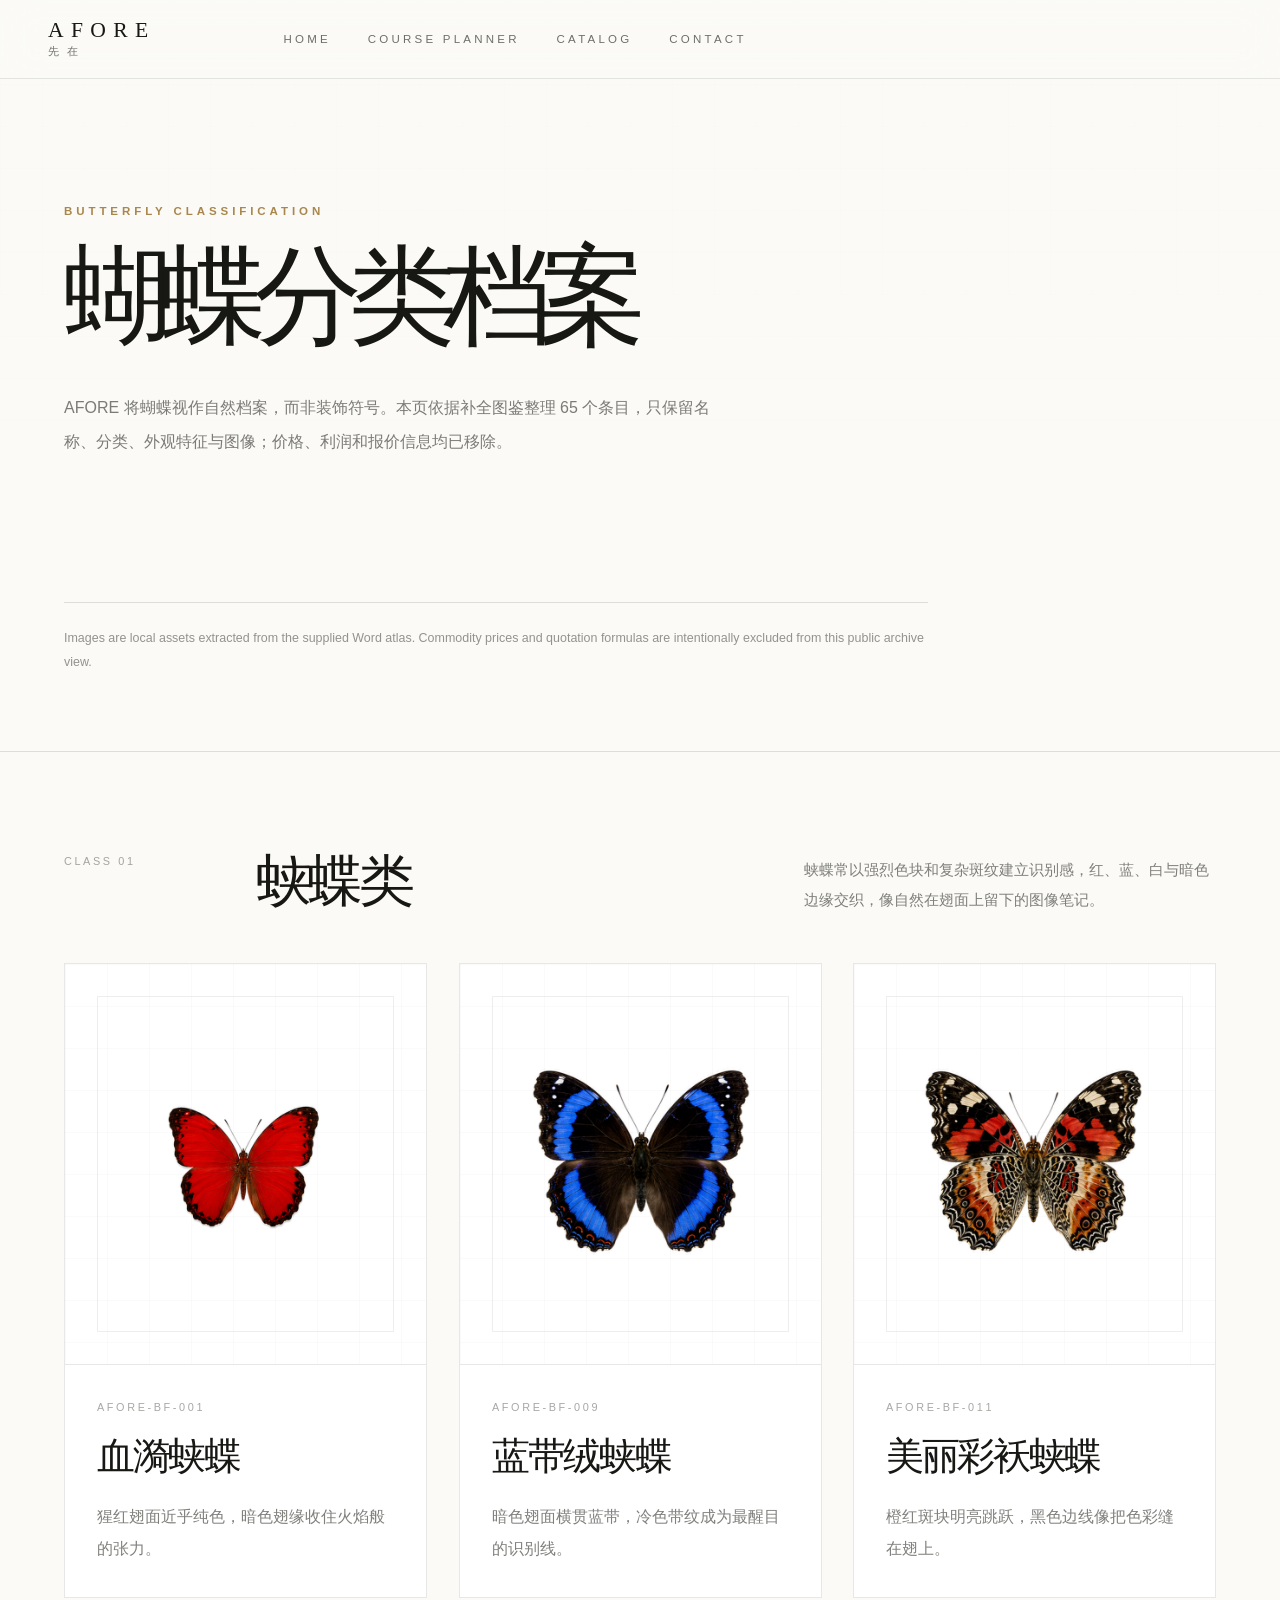
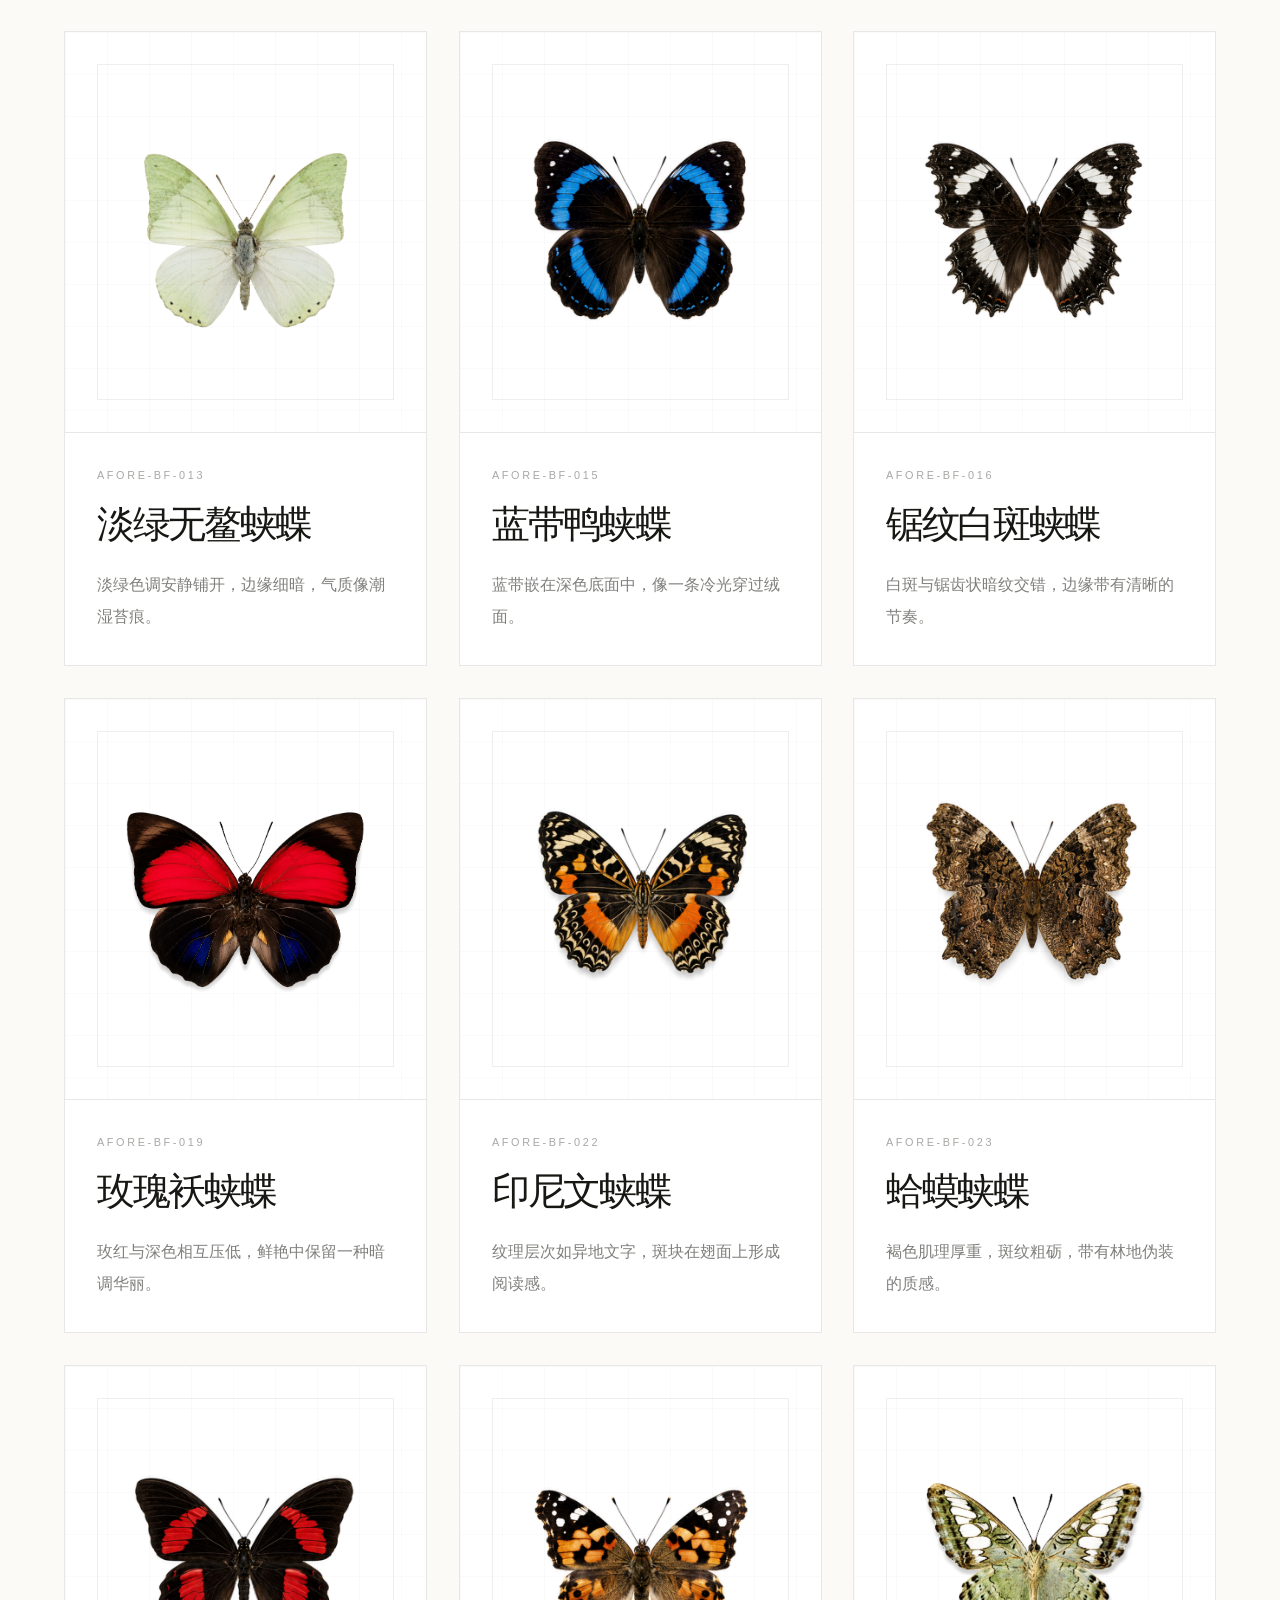
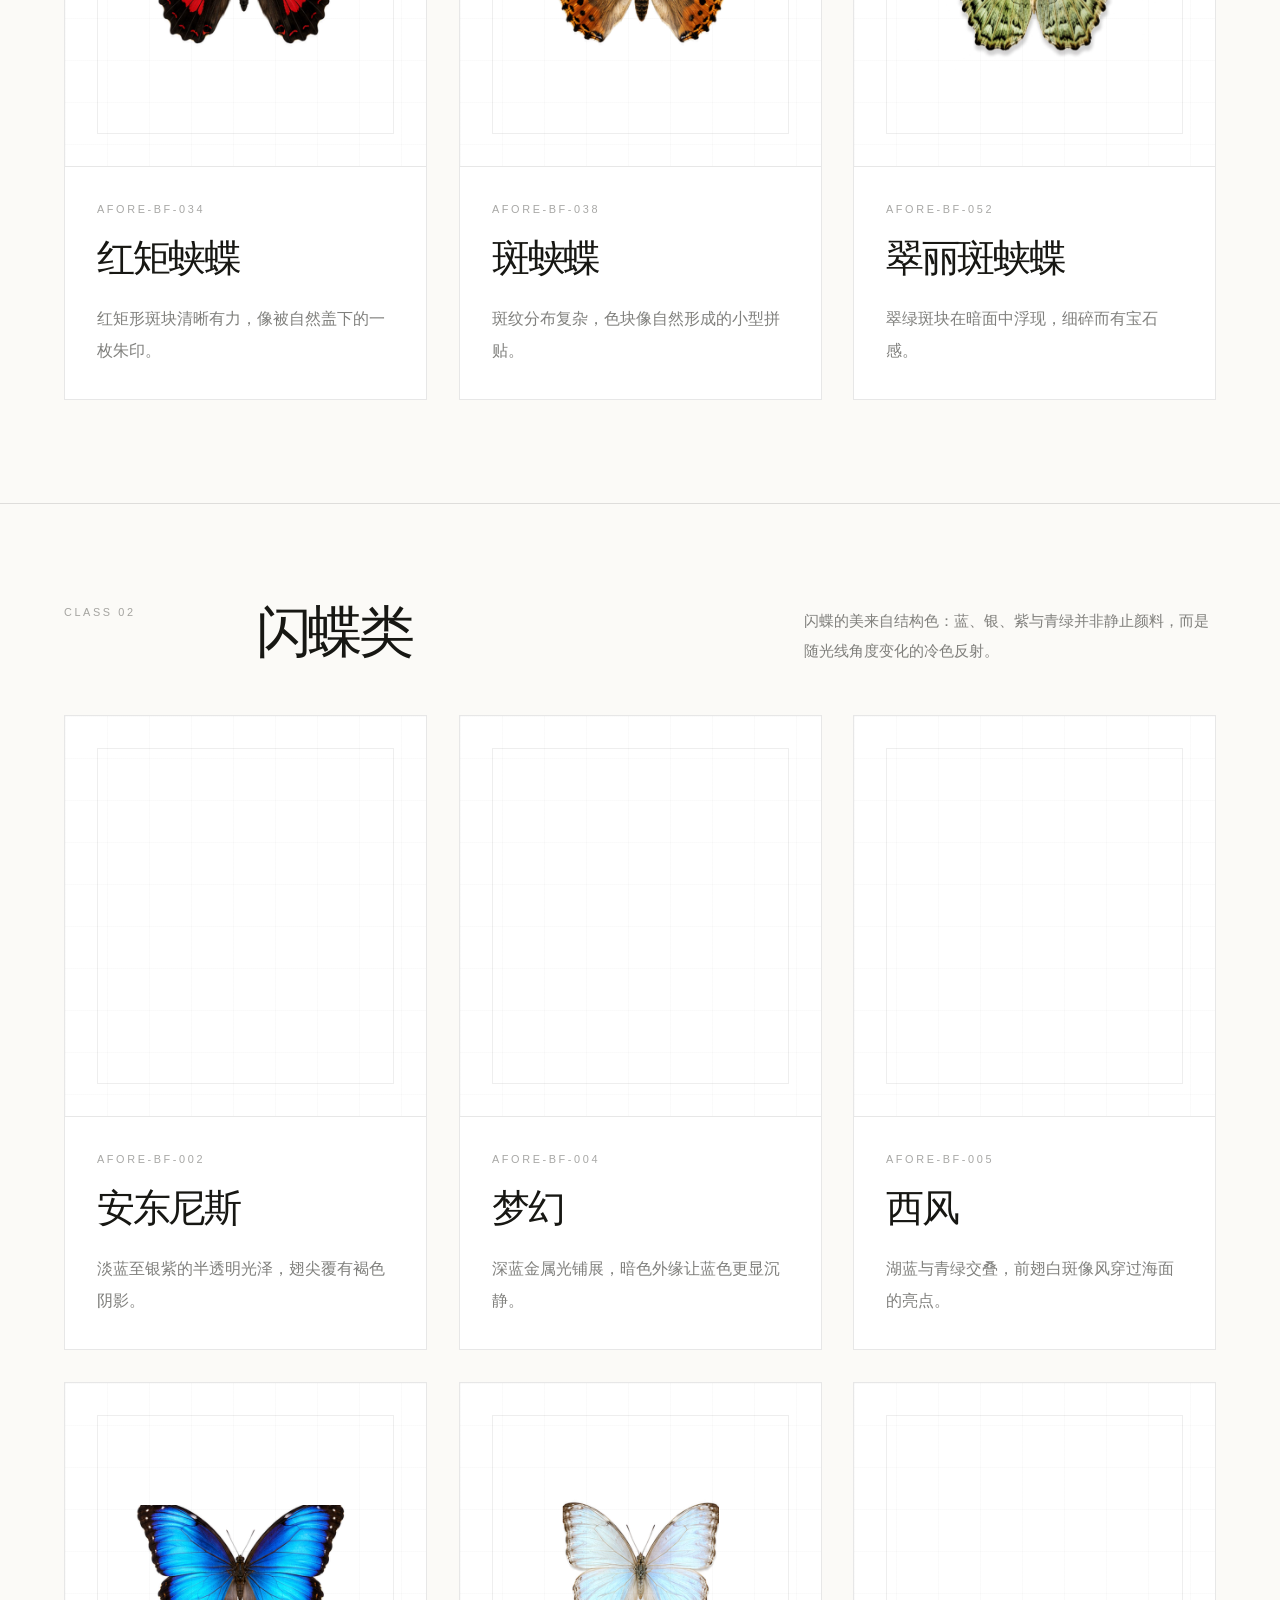
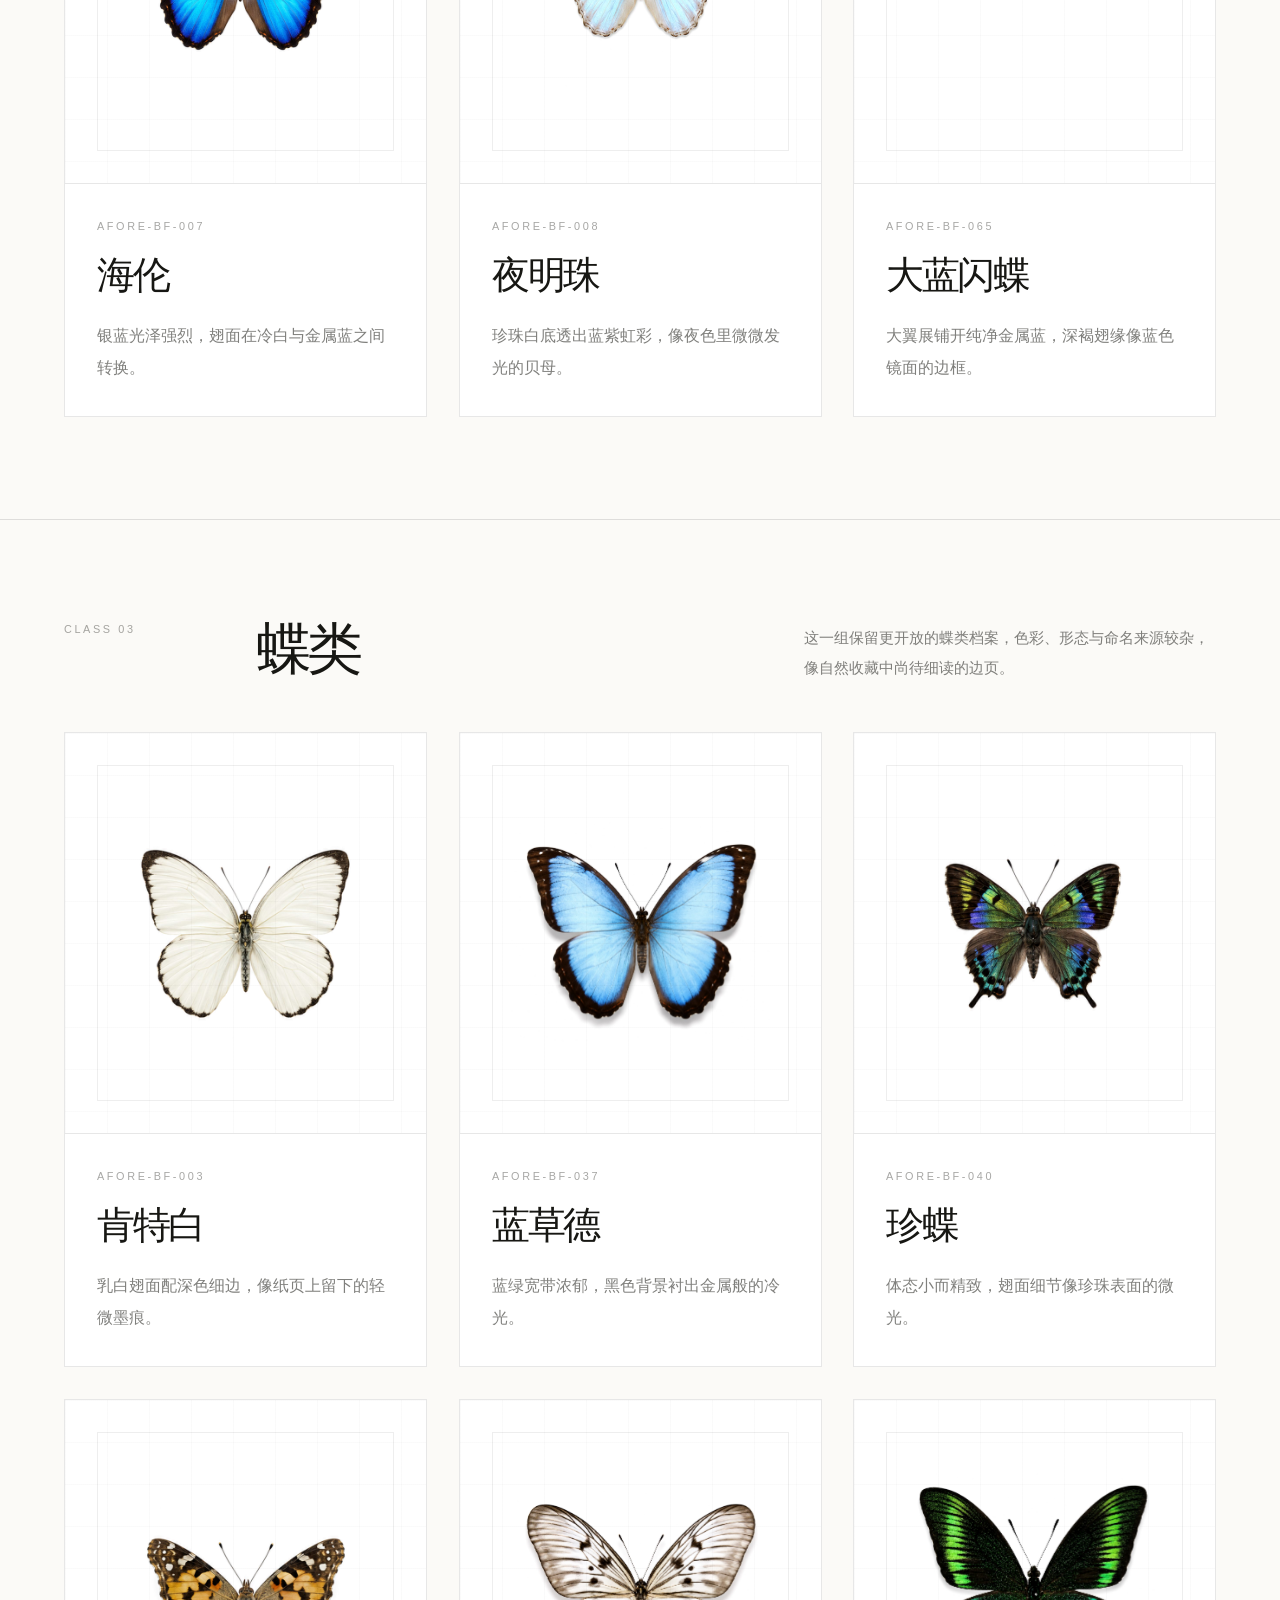
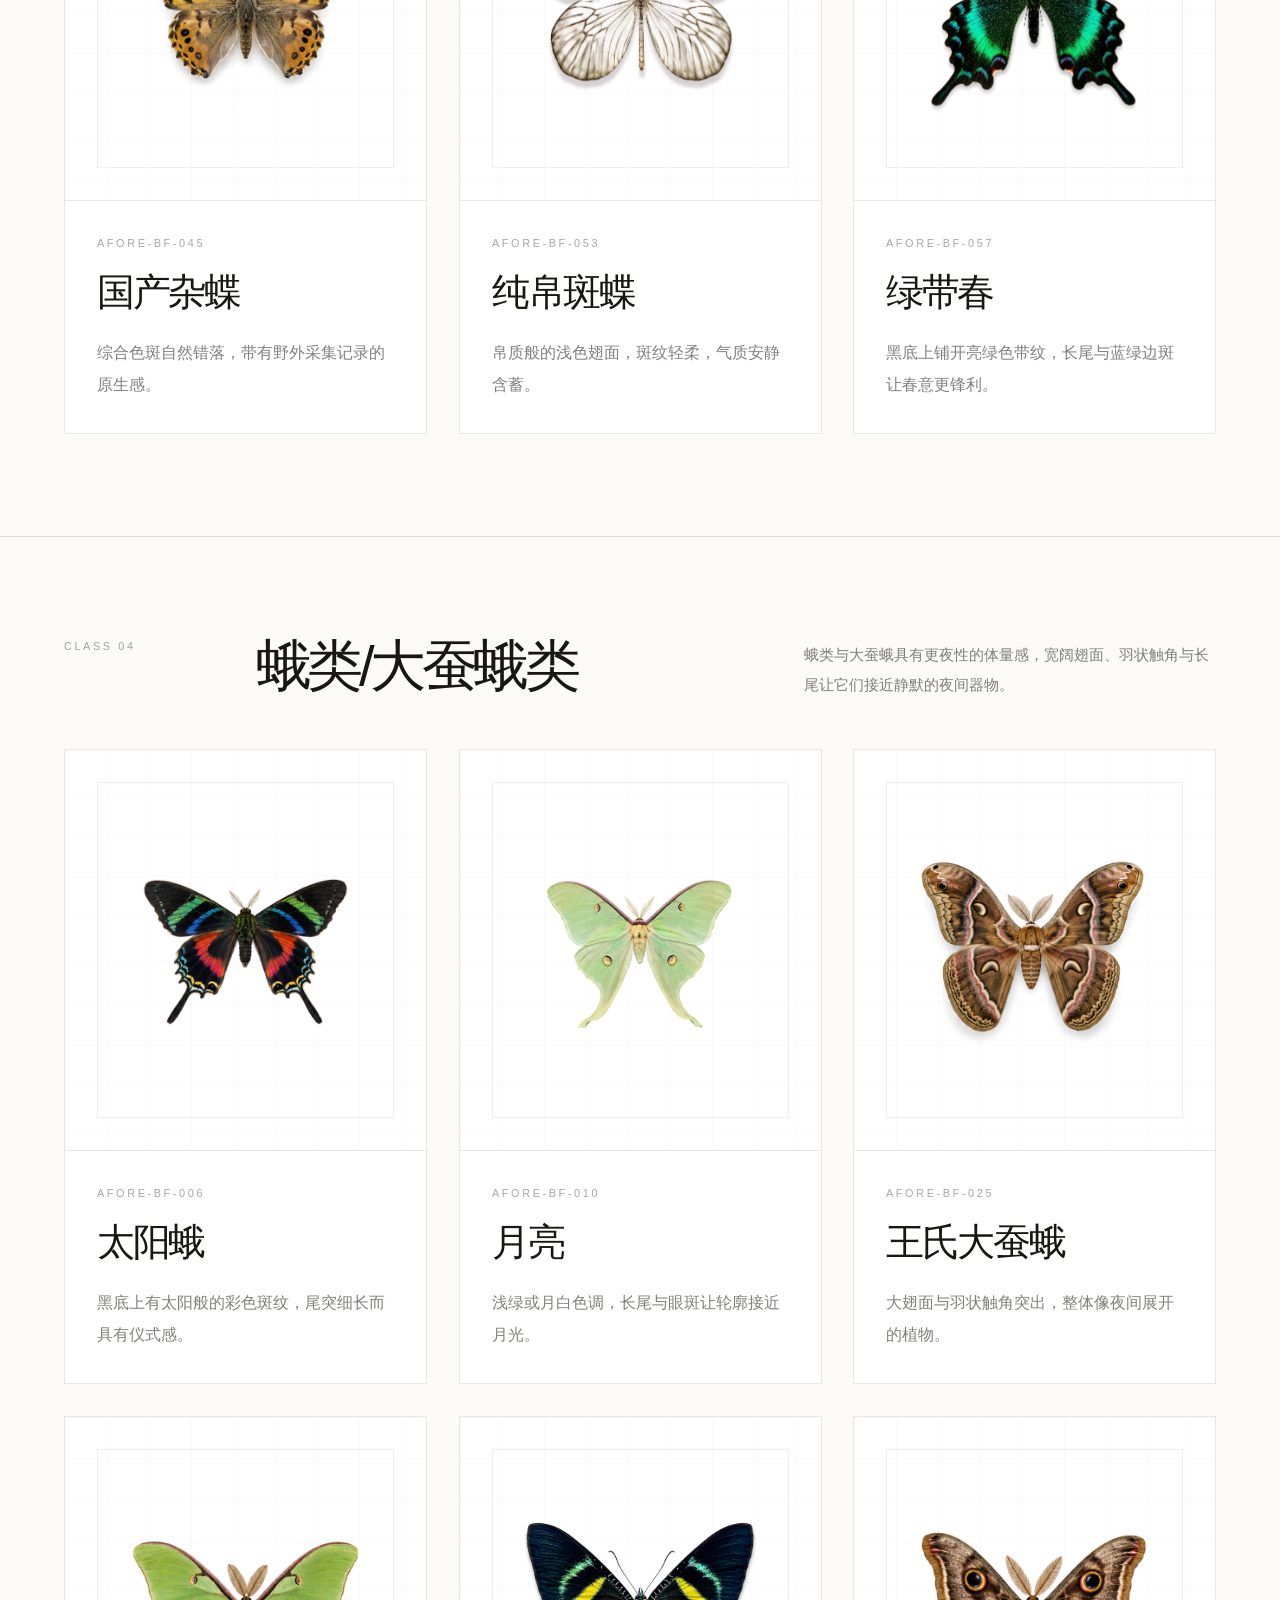
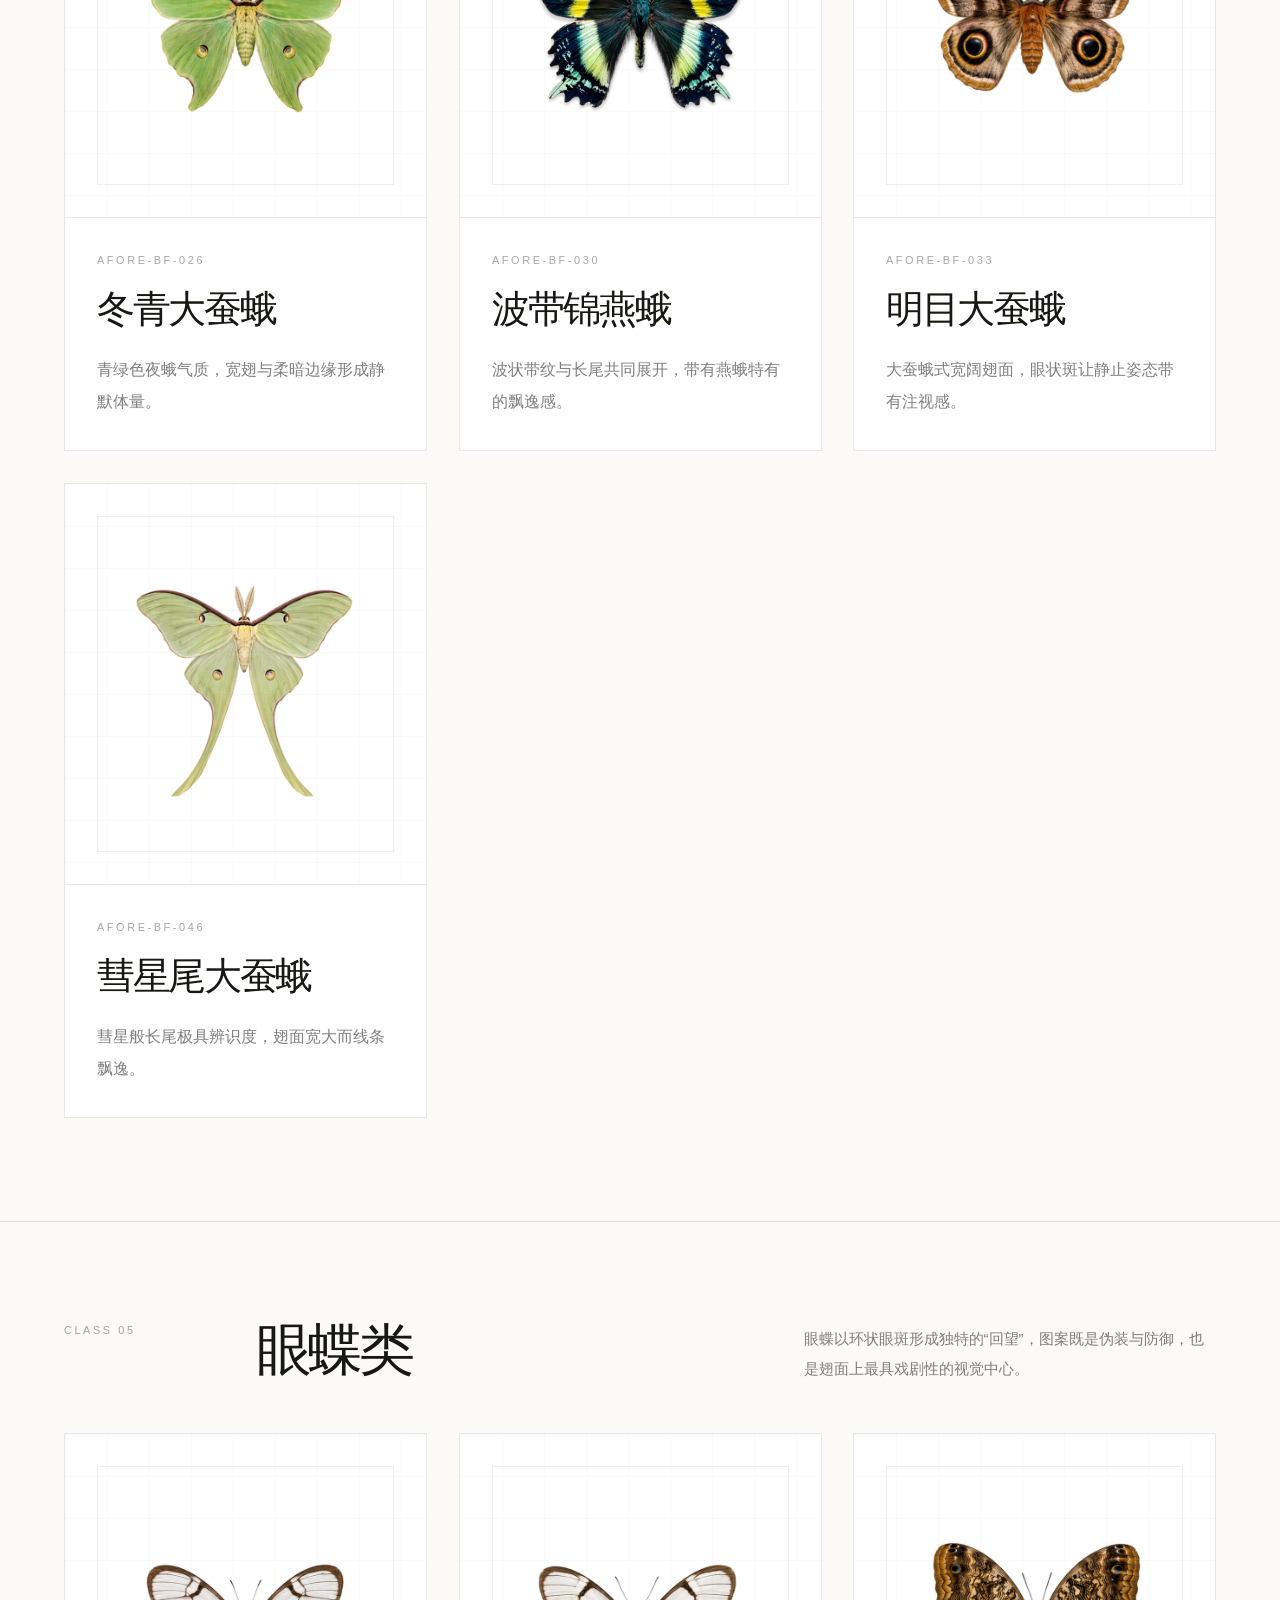
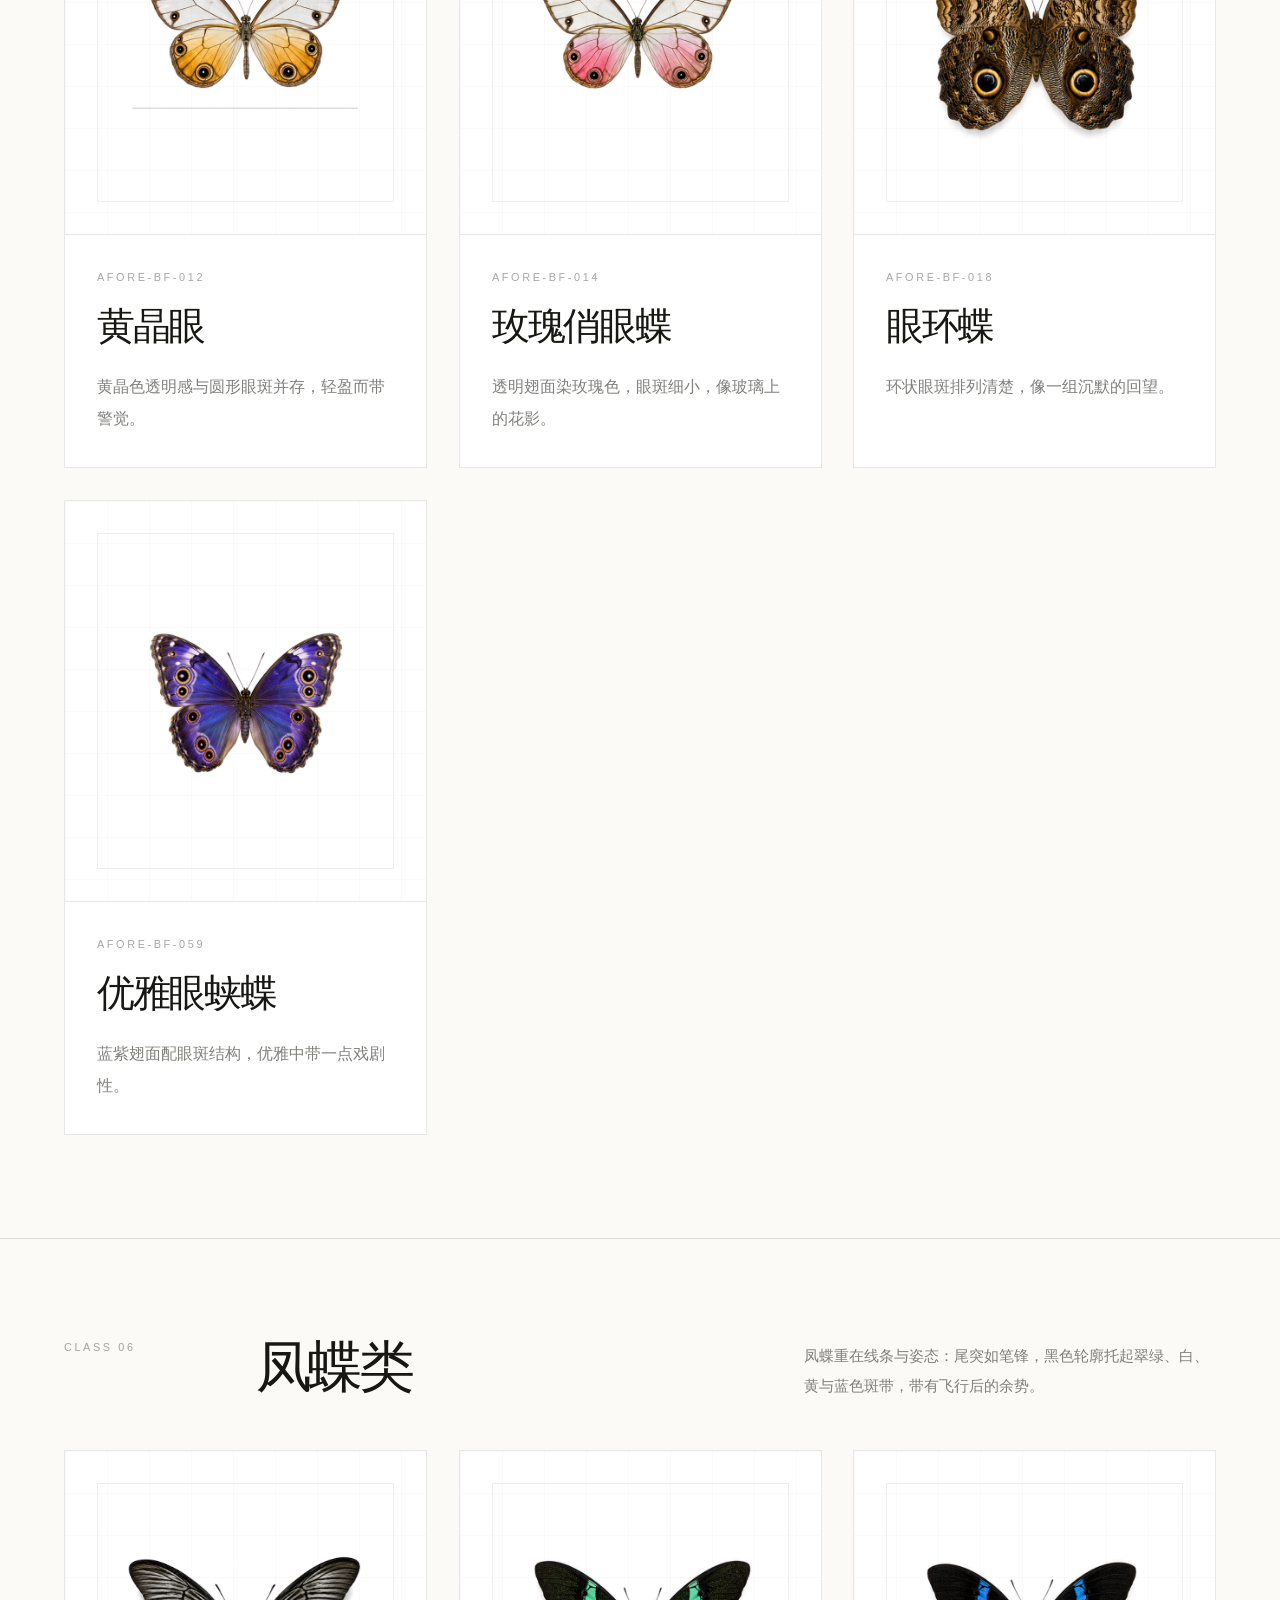
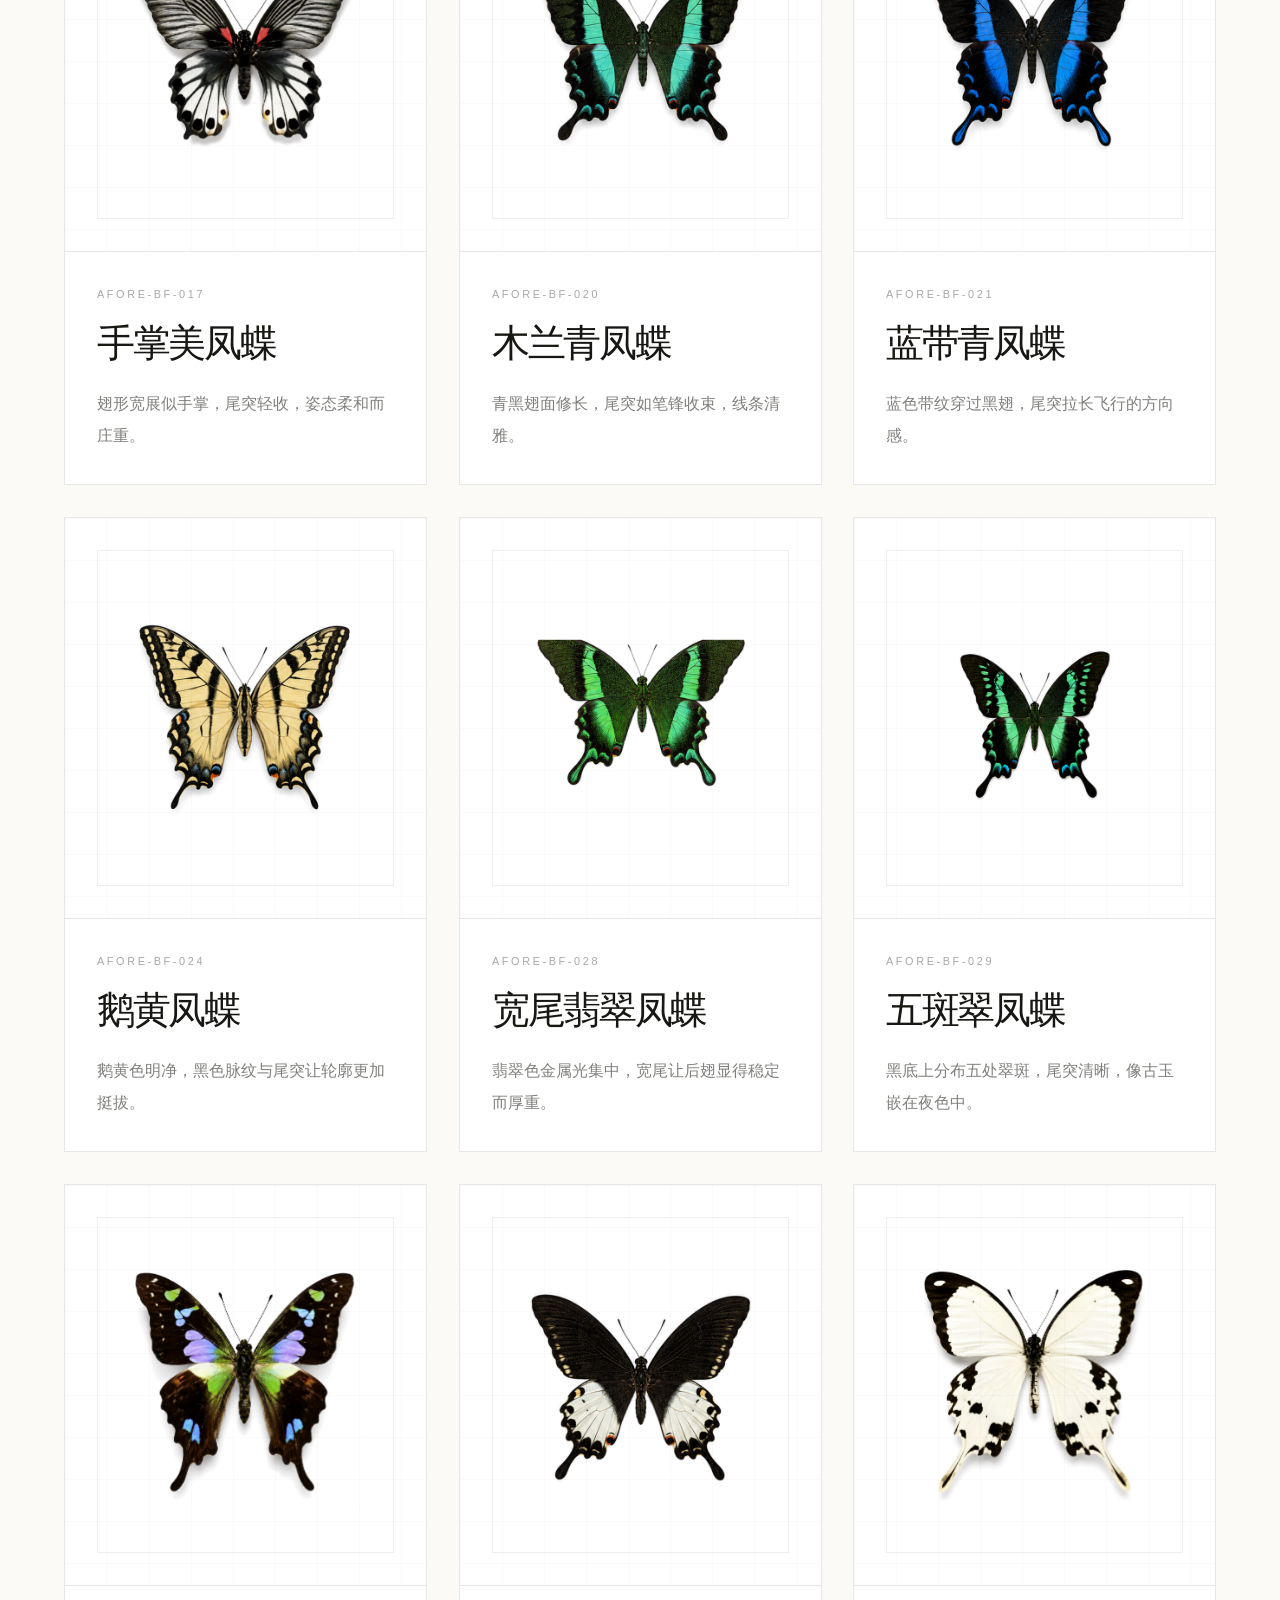
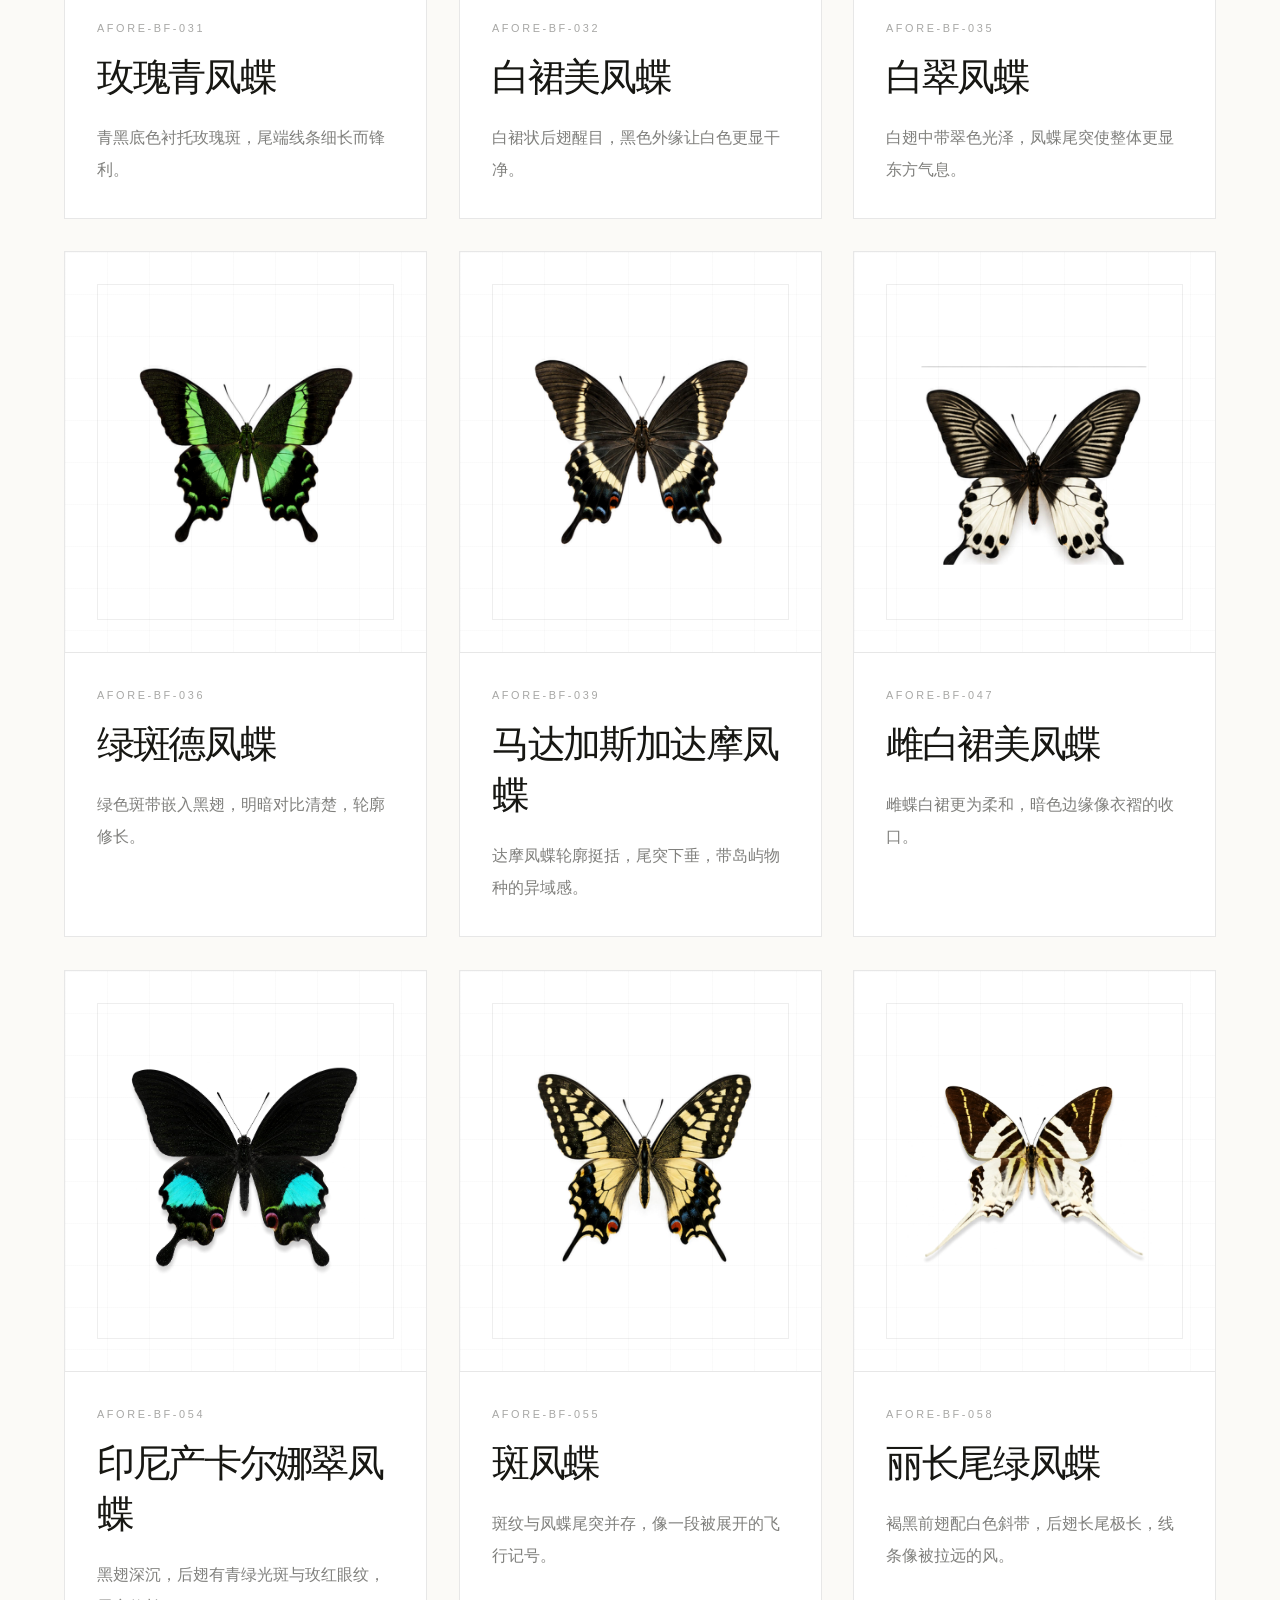
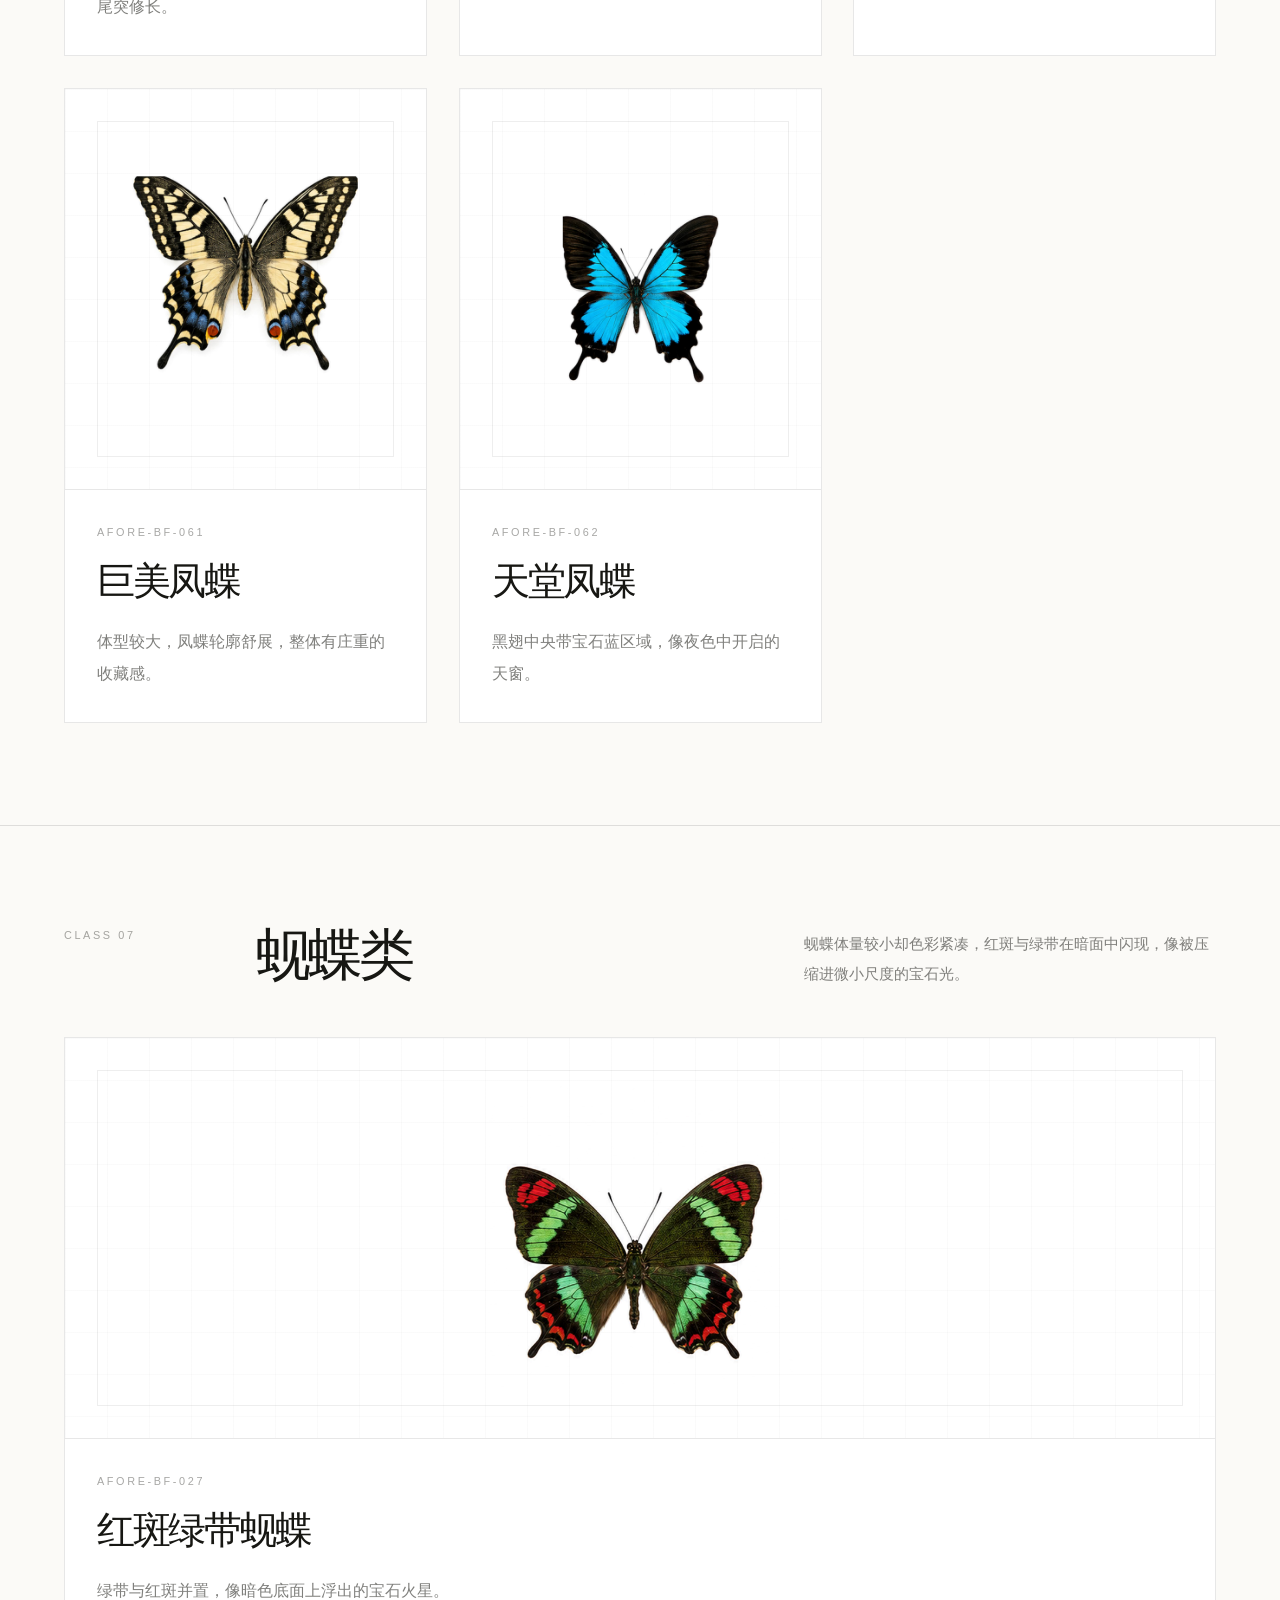
<file: butterflies.html>
<!doctype html>
<html lang="zh-CN">
  <head>
    <meta charset="UTF-8" />
    <meta name="viewport" content="width=device-width, initial-scale=1.0" />
    <title>Butterfly Archive | AFORE 先在</title>
    <link rel="stylesheet" href="preview.css" />
  </head>
  <body class="white-page">
    <header class="header white-header">
      <a class="logo" href="index.html"><span>AFORE</span><small>先在</small></a>
      <nav><a href="index.html">Home</a><a href="course-planner.html">Course Planner</a><a href="#class-01">Catalog</a><a href="#contact">Contact</a></nav>
    </header>
    <main>
      <section class="archive-hero refined-title">
        <p class="kicker">Butterfly Classification</p>
        <h1>蝴蝶分类档案</h1>
        <p>AFORE 将蝴蝶视作自然档案，而非装饰符号。本页依据补全图鉴整理 65 个条目，只保留名称、分类、外观特征与图像；价格、利润和报价信息均已移除。</p>
      </section>
      <section class="catalog-note"><p>Images are local assets extracted from the supplied Word atlas. Commodity prices and quotation formulas are intentionally excluded from this public archive view.</p></section>
      <section class="butterfly-family" id="class-01">
        <div class="family-heading">
          <p>Class 01</p>
          <h2>蛱蝶类</h2>
          <span>蛱蝶常以强烈色块和复杂斑纹建立识别感，红、蓝、白与暗色边缘交织，像自然在翅面上留下的图像笔记。</span>
        </div>
        <div class="butterfly-grid compact-grid">
          <a class="butterfly-card" href="butterflies/story.html#bf-001"><figure class="photo-stage"><img loading="lazy" decoding="async" alt="血漪蛱蝶白底展示图" src="assets/butterflies-full/bf-001.jpg" /></figure><div class="butterfly-info"><span>AFORE-BF-001</span><h3>血漪蛱蝶</h3><p>猩红翅面近乎纯色，暗色翅缘收住火焰般的张力。</p></div></a>
          <a class="butterfly-card" href="butterflies/story.html#bf-009"><figure class="photo-stage"><img loading="lazy" decoding="async" alt="蓝带绒蛱蝶白底展示图" src="assets/butterflies-full/bf-009.jpg" /></figure><div class="butterfly-info"><span>AFORE-BF-009</span><h3>蓝带绒蛱蝶</h3><p>暗色翅面横贯蓝带，冷色带纹成为最醒目的识别线。</p></div></a>
          <a class="butterfly-card" href="butterflies/story.html#bf-011"><figure class="photo-stage"><img loading="lazy" decoding="async" alt="美丽彩袄蛱蝶白底展示图" src="assets/butterflies-full/bf-011.jpg" /></figure><div class="butterfly-info"><span>AFORE-BF-011</span><h3>美丽彩袄蛱蝶</h3><p>橙红斑块明亮跳跃，黑色边线像把色彩缝在翅上。</p></div></a>
          <a class="butterfly-card" href="butterflies/story.html#bf-013"><figure class="photo-stage"><img loading="lazy" decoding="async" alt="淡绿无鳌蛱蝶白底展示图" src="assets/butterflies-full/bf-013.jpg" /></figure><div class="butterfly-info"><span>AFORE-BF-013</span><h3>淡绿无鳌蛱蝶</h3><p>淡绿色调安静铺开，边缘细暗，气质像潮湿苔痕。</p></div></a>
          <a class="butterfly-card" href="butterflies/story.html#bf-015"><figure class="photo-stage"><img loading="lazy" decoding="async" alt="蓝带鸭蛱蝶白底展示图" src="assets/butterflies-full/bf-015.jpg" /></figure><div class="butterfly-info"><span>AFORE-BF-015</span><h3>蓝带鸭蛱蝶</h3><p>蓝带嵌在深色底面中，像一条冷光穿过绒面。</p></div></a>
          <a class="butterfly-card" href="butterflies/story.html#bf-016"><figure class="photo-stage"><img loading="lazy" decoding="async" alt="锯纹白斑蛱蝶白底展示图" src="assets/butterflies-full/bf-016.jpg" /></figure><div class="butterfly-info"><span>AFORE-BF-016</span><h3>锯纹白斑蛱蝶</h3><p>白斑与锯齿状暗纹交错，边缘带有清晰的节奏。</p></div></a>
          <a class="butterfly-card" href="butterflies/story.html#bf-019"><figure class="photo-stage"><img loading="lazy" decoding="async" alt="玫瑰袄蛱蝶白底展示图" src="assets/butterflies-full/bf-019.jpg" /></figure><div class="butterfly-info"><span>AFORE-BF-019</span><h3>玫瑰袄蛱蝶</h3><p>玫红与深色相互压低，鲜艳中保留一种暗调华丽。</p></div></a>
          <a class="butterfly-card" href="butterflies/story.html#bf-022"><figure class="photo-stage"><img loading="lazy" decoding="async" alt="印尼文蛱蝶白底展示图" src="assets/butterflies-full/bf-022.jpg" /></figure><div class="butterfly-info"><span>AFORE-BF-022</span><h3>印尼文蛱蝶</h3><p>纹理层次如异地文字，斑块在翅面上形成阅读感。</p></div></a>
          <a class="butterfly-card" href="butterflies/story.html#bf-023"><figure class="photo-stage"><img loading="lazy" decoding="async" alt="蛤蟆蛱蝶白底展示图" src="assets/butterflies-full/bf-023.jpg" /></figure><div class="butterfly-info"><span>AFORE-BF-023</span><h3>蛤蟆蛱蝶</h3><p>褐色肌理厚重，斑纹粗砺，带有林地伪装的质感。</p></div></a>
          <a class="butterfly-card" href="butterflies/story.html#bf-034"><figure class="photo-stage"><img loading="lazy" decoding="async" alt="红矩蛱蝶白底展示图" src="assets/butterflies-full/bf-034.jpg" /></figure><div class="butterfly-info"><span>AFORE-BF-034</span><h3>红矩蛱蝶</h3><p>红矩形斑块清晰有力，像被自然盖下的一枚朱印。</p></div></a>
          <a class="butterfly-card" href="butterflies/story.html#bf-038"><figure class="photo-stage"><img loading="lazy" decoding="async" alt="斑蛱蝶白底展示图" src="assets/butterflies-full/bf-038.jpg" /></figure><div class="butterfly-info"><span>AFORE-BF-038</span><h3>斑蛱蝶</h3><p>斑纹分布复杂，色块像自然形成的小型拼贴。</p></div></a>
          <a class="butterfly-card" href="butterflies/story.html#bf-052"><figure class="photo-stage"><img loading="lazy" decoding="async" alt="翠丽斑蛱蝶白底展示图" src="assets/butterflies-full/bf-052.jpg" /></figure><div class="butterfly-info"><span>AFORE-BF-052</span><h3>翠丽斑蛱蝶</h3><p>翠绿斑块在暗面中浮现，细碎而有宝石感。</p></div></a>
        </div>
      </section>
      <section class="butterfly-family" id="class-02">
        <div class="family-heading">
          <p>Class 02</p>
          <h2>闪蝶类</h2>
          <span>闪蝶的美来自结构色：蓝、银、紫与青绿并非静止颜料，而是随光线角度变化的冷色反射。</span>
        </div>
        <div class="butterfly-grid compact-grid">
          <a class="butterfly-card" href="butterflies/story.html#bf-002"><figure class="photo-stage"><img loading="lazy" decoding="async" alt="安东尼斯白底展示图" src="assets/butterflies-full/bf-002.jpg" /></figure><div class="butterfly-info"><span>AFORE-BF-002</span><h3>安东尼斯</h3><p>淡蓝至银紫的半透明光泽，翅尖覆有褐色阴影。</p></div></a>
          <a class="butterfly-card" href="butterflies/story.html#bf-004"><figure class="photo-stage"><img loading="lazy" decoding="async" alt="梦幻白底展示图" src="assets/butterflies-full/bf-004.jpg" /></figure><div class="butterfly-info"><span>AFORE-BF-004</span><h3>梦幻</h3><p>深蓝金属光铺展，暗色外缘让蓝色更显沉静。</p></div></a>
          <a class="butterfly-card" href="butterflies/story.html#bf-005"><figure class="photo-stage"><img loading="lazy" decoding="async" alt="西风白底展示图" src="assets/butterflies-full/bf-005.jpg" /></figure><div class="butterfly-info"><span>AFORE-BF-005</span><h3>西风</h3><p>湖蓝与青绿交叠，前翅白斑像风穿过海面的亮点。</p></div></a>
          <a class="butterfly-card" href="butterflies/story.html#bf-007"><figure class="photo-stage"><img loading="lazy" decoding="async" alt="海伦白底展示图" src="assets/butterflies-full/bf-007.jpg" /></figure><div class="butterfly-info"><span>AFORE-BF-007</span><h3>海伦</h3><p>银蓝光泽强烈，翅面在冷白与金属蓝之间转换。</p></div></a>
          <a class="butterfly-card" href="butterflies/story.html#bf-008"><figure class="photo-stage"><img loading="lazy" decoding="async" alt="夜明珠白底展示图" src="assets/butterflies-full/bf-008.jpg" /></figure><div class="butterfly-info"><span>AFORE-BF-008</span><h3>夜明珠</h3><p>珍珠白底透出蓝紫虹彩，像夜色里微微发光的贝母。</p></div></a>
          <a class="butterfly-card" href="butterflies/story.html#bf-065"><figure class="photo-stage"><img loading="lazy" decoding="async" alt="大蓝闪蝶白底展示图" src="assets/butterflies-full/bf-065.jpg" /></figure><div class="butterfly-info"><span>AFORE-BF-065</span><h3>大蓝闪蝶</h3><p>大翼展铺开纯净金属蓝，深褐翅缘像蓝色镜面的边框。</p></div></a>
        </div>
      </section>
      <section class="butterfly-family" id="class-03">
        <div class="family-heading">
          <p>Class 03</p>
          <h2>蝶类</h2>
          <span>这一组保留更开放的蝶类档案，色彩、形态与命名来源较杂，像自然收藏中尚待细读的边页。</span>
        </div>
        <div class="butterfly-grid compact-grid">
          <a class="butterfly-card" href="butterflies/story.html#bf-003"><figure class="photo-stage"><img loading="lazy" decoding="async" alt="肯特白白底展示图" src="assets/butterflies-full/bf-003.jpg" /></figure><div class="butterfly-info"><span>AFORE-BF-003</span><h3>肯特白</h3><p>乳白翅面配深色细边，像纸页上留下的轻微墨痕。</p></div></a>
          <a class="butterfly-card" href="butterflies/story.html#bf-037"><figure class="photo-stage"><img loading="lazy" decoding="async" alt="蓝草德白底展示图" src="assets/butterflies-full/bf-037.jpg" /></figure><div class="butterfly-info"><span>AFORE-BF-037</span><h3>蓝草德</h3><p>蓝绿宽带浓郁，黑色背景衬出金属般的冷光。</p></div></a>
          <a class="butterfly-card" href="butterflies/story.html#bf-040"><figure class="photo-stage"><img loading="lazy" decoding="async" alt="珍蝶白底展示图" src="assets/butterflies-full/bf-040.jpg" /></figure><div class="butterfly-info"><span>AFORE-BF-040</span><h3>珍蝶</h3><p>体态小而精致，翅面细节像珍珠表面的微光。</p></div></a>
          <a class="butterfly-card" href="butterflies/story.html#bf-045"><figure class="photo-stage"><img loading="lazy" decoding="async" alt="国产杂蝶白底展示图" src="assets/butterflies-full/bf-045.jpg" /></figure><div class="butterfly-info"><span>AFORE-BF-045</span><h3>国产杂蝶</h3><p>综合色斑自然错落，带有野外采集记录的原生感。</p></div></a>
          <a class="butterfly-card" href="butterflies/story.html#bf-053"><figure class="photo-stage"><img loading="lazy" decoding="async" alt="纯帛斑蝶白底展示图" src="assets/butterflies-full/bf-053.jpg" /></figure><div class="butterfly-info"><span>AFORE-BF-053</span><h3>纯帛斑蝶</h3><p>帛质般的浅色翅面，斑纹轻柔，气质安静含蓄。</p></div></a>
          <a class="butterfly-card" href="butterflies/story.html#bf-057"><figure class="photo-stage"><img loading="lazy" decoding="async" alt="绿带春白底展示图" src="assets/butterflies-full/bf-057.jpg" /></figure><div class="butterfly-info"><span>AFORE-BF-057</span><h3>绿带春</h3><p>黑底上铺开亮绿色带纹，长尾与蓝绿边斑让春意更锋利。</p></div></a>
        </div>
      </section>
      <section class="butterfly-family" id="class-04">
        <div class="family-heading">
          <p>Class 04</p>
          <h2>蛾类/大蚕蛾类</h2>
          <span>蛾类与大蚕蛾具有更夜性的体量感，宽阔翅面、羽状触角与长尾让它们接近静默的夜间器物。</span>
        </div>
        <div class="butterfly-grid compact-grid">
          <a class="butterfly-card" href="butterflies/story.html#bf-006"><figure class="photo-stage"><img loading="lazy" decoding="async" alt="太阳蛾白底展示图" src="assets/butterflies-full/bf-006.jpg" /></figure><div class="butterfly-info"><span>AFORE-BF-006</span><h3>太阳蛾</h3><p>黑底上有太阳般的彩色斑纹，尾突细长而具有仪式感。</p></div></a>
          <a class="butterfly-card" href="butterflies/story.html#bf-010"><figure class="photo-stage"><img loading="lazy" decoding="async" alt="月亮白底展示图" src="assets/butterflies-full/bf-010.jpg" /></figure><div class="butterfly-info"><span>AFORE-BF-010</span><h3>月亮</h3><p>浅绿或月白色调，长尾与眼斑让轮廓接近月光。</p></div></a>
          <a class="butterfly-card" href="butterflies/story.html#bf-025"><figure class="photo-stage"><img loading="lazy" decoding="async" alt="王氏大蚕蛾白底展示图" src="assets/butterflies-full/bf-025.jpg" /></figure><div class="butterfly-info"><span>AFORE-BF-025</span><h3>王氏大蚕蛾</h3><p>大翅面与羽状触角突出，整体像夜间展开的植物。</p></div></a>
          <a class="butterfly-card" href="butterflies/story.html#bf-026"><figure class="photo-stage"><img loading="lazy" decoding="async" alt="冬青大蚕蛾白底展示图" src="assets/butterflies-full/bf-026.jpg" /></figure><div class="butterfly-info"><span>AFORE-BF-026</span><h3>冬青大蚕蛾</h3><p>青绿色夜蛾气质，宽翅与柔暗边缘形成静默体量。</p></div></a>
          <a class="butterfly-card" href="butterflies/story.html#bf-030"><figure class="photo-stage"><img loading="lazy" decoding="async" alt="波带锦燕蛾白底展示图" src="assets/butterflies-full/bf-030.jpg" /></figure><div class="butterfly-info"><span>AFORE-BF-030</span><h3>波带锦燕蛾</h3><p>波状带纹与长尾共同展开，带有燕蛾特有的飘逸感。</p></div></a>
          <a class="butterfly-card" href="butterflies/story.html#bf-033"><figure class="photo-stage"><img loading="lazy" decoding="async" alt="明目大蚕蛾白底展示图" src="assets/butterflies-full/bf-033.jpg" /></figure><div class="butterfly-info"><span>AFORE-BF-033</span><h3>明目大蚕蛾</h3><p>大蚕蛾式宽阔翅面，眼状斑让静止姿态带有注视感。</p></div></a>
          <a class="butterfly-card" href="butterflies/story.html#bf-046"><figure class="photo-stage"><img loading="lazy" decoding="async" alt="彗星尾大蚕蛾白底展示图" src="assets/butterflies-full/bf-046.jpg" /></figure><div class="butterfly-info"><span>AFORE-BF-046</span><h3>彗星尾大蚕蛾</h3><p>彗星般长尾极具辨识度，翅面宽大而线条飘逸。</p></div></a>
        </div>
      </section>
      <section class="butterfly-family" id="class-05">
        <div class="family-heading">
          <p>Class 05</p>
          <h2>眼蝶类</h2>
          <span>眼蝶以环状眼斑形成独特的“回望”，图案既是伪装与防御，也是翅面上最具戏剧性的视觉中心。</span>
        </div>
        <div class="butterfly-grid compact-grid">
          <a class="butterfly-card" href="butterflies/story.html#bf-012"><figure class="photo-stage"><img loading="lazy" decoding="async" alt="黄晶眼白底展示图" src="assets/butterflies-full/bf-012.jpg" /></figure><div class="butterfly-info"><span>AFORE-BF-012</span><h3>黄晶眼</h3><p>黄晶色透明感与圆形眼斑并存，轻盈而带警觉。</p></div></a>
          <a class="butterfly-card" href="butterflies/story.html#bf-014"><figure class="photo-stage"><img loading="lazy" decoding="async" alt="玫瑰俏眼蝶白底展示图" src="assets/butterflies-full/bf-014.jpg" /></figure><div class="butterfly-info"><span>AFORE-BF-014</span><h3>玫瑰俏眼蝶</h3><p>透明翅面染玫瑰色，眼斑细小，像玻璃上的花影。</p></div></a>
          <a class="butterfly-card" href="butterflies/story.html#bf-018"><figure class="photo-stage"><img loading="lazy" decoding="async" alt="眼环蝶白底展示图" src="assets/butterflies-full/bf-018.jpg" /></figure><div class="butterfly-info"><span>AFORE-BF-018</span><h3>眼环蝶</h3><p>环状眼斑排列清楚，像一组沉默的回望。</p></div></a>
          <a class="butterfly-card" href="butterflies/story.html#bf-059"><figure class="photo-stage"><img loading="lazy" decoding="async" alt="优雅眼蛱蝶白底展示图" src="assets/butterflies-full/bf-059.jpg" /></figure><div class="butterfly-info"><span>AFORE-BF-059</span><h3>优雅眼蛱蝶</h3><p>蓝紫翅面配眼斑结构，优雅中带一点戏剧性。</p></div></a>
        </div>
      </section>
      <section class="butterfly-family" id="class-06">
        <div class="family-heading">
          <p>Class 06</p>
          <h2>凤蝶类</h2>
          <span>凤蝶重在线条与姿态：尾突如笔锋，黑色轮廓托起翠绿、白、黄与蓝色斑带，带有飞行后的余势。</span>
        </div>
        <div class="butterfly-grid compact-grid">
          <a class="butterfly-card" href="butterflies/story.html#bf-017"><figure class="photo-stage"><img loading="lazy" decoding="async" alt="手掌美凤蝶白底展示图" src="assets/butterflies-full/bf-017.jpg" /></figure><div class="butterfly-info"><span>AFORE-BF-017</span><h3>手掌美凤蝶</h3><p>翅形宽展似手掌，尾突轻收，姿态柔和而庄重。</p></div></a>
          <a class="butterfly-card" href="butterflies/story.html#bf-020"><figure class="photo-stage"><img loading="lazy" decoding="async" alt="木兰青凤蝶白底展示图" src="assets/butterflies-full/bf-020.jpg" /></figure><div class="butterfly-info"><span>AFORE-BF-020</span><h3>木兰青凤蝶</h3><p>青黑翅面修长，尾突如笔锋收束，线条清雅。</p></div></a>
          <a class="butterfly-card" href="butterflies/story.html#bf-021"><figure class="photo-stage"><img loading="lazy" decoding="async" alt="蓝带青凤蝶白底展示图" src="assets/butterflies-full/bf-021.jpg" /></figure><div class="butterfly-info"><span>AFORE-BF-021</span><h3>蓝带青凤蝶</h3><p>蓝色带纹穿过黑翅，尾突拉长飞行的方向感。</p></div></a>
          <a class="butterfly-card" href="butterflies/story.html#bf-024"><figure class="photo-stage"><img loading="lazy" decoding="async" alt="鹅黄凤蝶白底展示图" src="assets/butterflies-full/bf-024.jpg" /></figure><div class="butterfly-info"><span>AFORE-BF-024</span><h3>鹅黄凤蝶</h3><p>鹅黄色明净，黑色脉纹与尾突让轮廓更加挺拔。</p></div></a>
          <a class="butterfly-card" href="butterflies/story.html#bf-028"><figure class="photo-stage"><img loading="lazy" decoding="async" alt="宽尾翡翠凤蝶白底展示图" src="assets/butterflies-full/bf-028.jpg" /></figure><div class="butterfly-info"><span>AFORE-BF-028</span><h3>宽尾翡翠凤蝶</h3><p>翡翠色金属光集中，宽尾让后翅显得稳定而厚重。</p></div></a>
          <a class="butterfly-card" href="butterflies/story.html#bf-029"><figure class="photo-stage"><img loading="lazy" decoding="async" alt="五斑翠凤蝶白底展示图" src="assets/butterflies-full/bf-029.jpg" /></figure><div class="butterfly-info"><span>AFORE-BF-029</span><h3>五斑翠凤蝶</h3><p>黑底上分布五处翠斑，尾突清晰，像古玉嵌在夜色中。</p></div></a>
          <a class="butterfly-card" href="butterflies/story.html#bf-031"><figure class="photo-stage"><img loading="lazy" decoding="async" alt="玫瑰青凤蝶白底展示图" src="assets/butterflies-full/bf-031.jpg" /></figure><div class="butterfly-info"><span>AFORE-BF-031</span><h3>玫瑰青凤蝶</h3><p>青黑底色衬托玫瑰斑，尾端线条细长而锋利。</p></div></a>
          <a class="butterfly-card" href="butterflies/story.html#bf-032"><figure class="photo-stage"><img loading="lazy" decoding="async" alt="白裙美凤蝶白底展示图" src="assets/butterflies-full/bf-032.jpg" /></figure><div class="butterfly-info"><span>AFORE-BF-032</span><h3>白裙美凤蝶</h3><p>白裙状后翅醒目，黑色外缘让白色更显干净。</p></div></a>
          <a class="butterfly-card" href="butterflies/story.html#bf-035"><figure class="photo-stage"><img loading="lazy" decoding="async" alt="白翠凤蝶白底展示图" src="assets/butterflies-full/bf-035.jpg" /></figure><div class="butterfly-info"><span>AFORE-BF-035</span><h3>白翠凤蝶</h3><p>白翅中带翠色光泽，凤蝶尾突使整体更显东方气息。</p></div></a>
          <a class="butterfly-card" href="butterflies/story.html#bf-036"><figure class="photo-stage"><img loading="lazy" decoding="async" alt="绿斑德凤蝶白底展示图" src="assets/butterflies-full/bf-036.jpg" /></figure><div class="butterfly-info"><span>AFORE-BF-036</span><h3>绿斑德凤蝶</h3><p>绿色斑带嵌入黑翅，明暗对比清楚，轮廓修长。</p></div></a>
          <a class="butterfly-card" href="butterflies/story.html#bf-039"><figure class="photo-stage"><img loading="lazy" decoding="async" alt="马达加斯加达摩凤蝶白底展示图" src="assets/butterflies-full/bf-039.jpg" /></figure><div class="butterfly-info"><span>AFORE-BF-039</span><h3>马达加斯加达摩凤蝶</h3><p>达摩凤蝶轮廓挺括，尾突下垂，带岛屿物种的异域感。</p></div></a>
          <a class="butterfly-card" href="butterflies/story.html#bf-047"><figure class="photo-stage"><img loading="lazy" decoding="async" alt="雌白裙美凤蝶白底展示图" src="assets/butterflies-full/bf-047.jpg" /></figure><div class="butterfly-info"><span>AFORE-BF-047</span><h3>雌白裙美凤蝶</h3><p>雌蝶白裙更为柔和，暗色边缘像衣褶的收口。</p></div></a>
          <a class="butterfly-card" href="butterflies/story.html#bf-054"><figure class="photo-stage"><img loading="lazy" decoding="async" alt="印尼产卡尔娜翠凤蝶白底展示图" src="assets/butterflies-full/bf-054.jpg" /></figure><div class="butterfly-info"><span>AFORE-BF-054</span><h3>印尼产卡尔娜翠凤蝶</h3><p>黑翅深沉，后翅有青绿光斑与玫红眼纹，尾突修长。</p></div></a>
          <a class="butterfly-card" href="butterflies/story.html#bf-055"><figure class="photo-stage"><img loading="lazy" decoding="async" alt="斑凤蝶白底展示图" src="assets/butterflies-full/bf-055.jpg" /></figure><div class="butterfly-info"><span>AFORE-BF-055</span><h3>斑凤蝶</h3><p>斑纹与凤蝶尾突并存，像一段被展开的飞行记号。</p></div></a>
          <a class="butterfly-card" href="butterflies/story.html#bf-058"><figure class="photo-stage"><img loading="lazy" decoding="async" alt="丽长尾绿凤蝶白底展示图" src="assets/butterflies-full/bf-058.jpg" /></figure><div class="butterfly-info"><span>AFORE-BF-058</span><h3>丽长尾绿凤蝶</h3><p>褐黑前翅配白色斜带，后翅长尾极长，线条像被拉远的风。</p></div></a>
          <a class="butterfly-card" href="butterflies/story.html#bf-061"><figure class="photo-stage"><img loading="lazy" decoding="async" alt="巨美凤蝶白底展示图" src="assets/butterflies-full/bf-061.jpg" /></figure><div class="butterfly-info"><span>AFORE-BF-061</span><h3>巨美凤蝶</h3><p>体型较大，凤蝶轮廓舒展，整体有庄重的收藏感。</p></div></a>
          <a class="butterfly-card" href="butterflies/story.html#bf-062"><figure class="photo-stage"><img loading="lazy" decoding="async" alt="天堂凤蝶白底展示图" src="assets/butterflies-full/bf-062.jpg" /></figure><div class="butterfly-info"><span>AFORE-BF-062</span><h3>天堂凤蝶</h3><p>黑翅中央带宝石蓝区域，像夜色中开启的天窗。</p></div></a>
        </div>
      </section>
      <section class="butterfly-family" id="class-07">
        <div class="family-heading">
          <p>Class 07</p>
          <h2>蚬蝶类</h2>
          <span>蚬蝶体量较小却色彩紧凑，红斑与绿带在暗面中闪现，像被压缩进微小尺度的宝石光。</span>
        </div>
        <div class="butterfly-grid compact-grid">
          <a class="butterfly-card" href="butterflies/story.html#bf-027"><figure class="photo-stage"><img loading="lazy" decoding="async" alt="红斑绿带蚬蝶白底展示图" src="assets/butterflies-full/bf-027.jpg" /></figure><div class="butterfly-info"><span>AFORE-BF-027</span><h3>红斑绿带蚬蝶</h3><p>绿带与红斑并置，像暗色底面上浮出的宝石火星。</p></div></a>
        </div>
      </section>
      <section class="butterfly-family" id="class-08">
        <div class="family-heading">
          <p>Class 08</p>
          <h2>粉蝶类</h2>
          <span>粉蝶以白、乳黄与浅褐翅脉建立留白感，细小斑点和柔薄质地让它们更接近纸、光与空气。</span>
        </div>
        <div class="butterfly-grid compact-grid">
          <a class="butterfly-card" href="butterflies/story.html#bf-041"><figure class="photo-stage"><img loading="lazy" decoding="async" alt="越南完善绢粉蝶白底展示图" src="assets/butterflies-full/bf-041.jpg" /></figure><div class="butterfly-info"><span>AFORE-BF-041</span><h3>越南完善绢粉蝶</h3><p>绢粉质感轻薄，白色翅面有一种半透明的安静。</p></div></a>
          <a class="butterfly-card" href="butterflies/story.html#bf-042"><figure class="photo-stage"><img loading="lazy" decoding="async" alt="黑脉园粉蝶白底展示图" src="assets/butterflies-full/bf-042.jpg" /></figure><div class="butterfly-info"><span>AFORE-BF-042</span><h3>黑脉园粉蝶</h3><p>黑色翅脉清晰铺开，像在白纸上画出的植物分枝。</p></div></a>
          <a class="butterfly-card" href="butterflies/story.html#bf-043"><figure class="photo-stage"><img loading="lazy" decoding="async" alt="卡利善索粉蝶白底展示图" src="assets/butterflies-full/bf-043.jpg" /></figure><div class="butterfly-info"><span>AFORE-BF-043</span><h3>卡利善索粉蝶</h3><p>浅色粉蝶气质干净，边缘与斑点让轮廓保持秩序。</p></div></a>
          <a class="butterfly-card" href="butterflies/story.html#bf-048"><figure class="photo-stage"><img loading="lazy" decoding="async" alt="大菜粉蝶白底展示图" src="assets/butterflies-full/bf-048.jpg" /></figure><div class="butterfly-info"><span>AFORE-BF-048</span><h3>大菜粉蝶</h3><p>大面积白翅朴素明净，黑点与翅尖构成轻微停顿。</p></div></a>
          <a class="butterfly-card" href="butterflies/story.html#bf-049"><figure class="photo-stage"><img loading="lazy" decoding="async" alt="棕脉粉蝶白底展示图" src="assets/butterflies-full/bf-049.jpg" /></figure><div class="butterfly-info"><span>AFORE-BF-049</span><h3>棕脉粉蝶</h3><p>棕色翅脉温和可见，给浅色粉蝶添入木质感。</p></div></a>
          <a class="butterfly-card" href="butterflies/story.html#bf-050"><figure class="photo-stage"><img loading="lazy" decoding="async" alt="鹤顶粉蝶白底展示图" src="assets/butterflies-full/bf-050.jpg" /></figure><div class="butterfly-info"><span>AFORE-BF-050</span><h3>鹤顶粉蝶</h3><p>前翅橙红顶端鲜明，像白色翅面上点起的鹤顶。</p></div></a>
          <a class="butterfly-card" href="butterflies/story.html#bf-051"><figure class="photo-stage"><img loading="lazy" decoding="async" alt="菜粉蝶白底展示图" src="assets/butterflies-full/bf-051.jpg" /></figure><div class="butterfly-info"><span>AFORE-BF-051</span><h3>菜粉蝶</h3><p>白色翅面简洁轻小，带有田野中最日常的明亮。</p></div></a>
          <a class="butterfly-card" href="butterflies/story.html#bf-056"><figure class="photo-stage"><img loading="lazy" decoding="async" alt="小檗斑粉蝶白底展示图" src="assets/butterflies-full/bf-056.jpg" /></figure><div class="butterfly-info"><span>AFORE-BF-056</span><h3>小檗斑粉蝶</h3><p>小型粉蝶带斑点节奏，轻盈但不单薄。</p></div></a>
          <a class="butterfly-card" href="butterflies/story.html#bf-060"><figure class="photo-stage"><img loading="lazy" decoding="async" alt="印尼红翅鹤顶白底展示图" src="assets/butterflies-full/bf-060.jpg" /></figure><div class="butterfly-info"><span>AFORE-BF-060</span><h3>印尼红翅鹤顶</h3><p>红翅与粉蝶的洁白对比强烈，像清晨的一点暖光。</p></div></a>
        </div>
      </section>
      <section class="butterfly-family" id="class-09">
        <div class="family-heading">
          <p>Class 09</p>
          <h2>灰蝶类</h2>
          <span>灰蝶通常尺度更小，色调克制而细节密集，需要靠近观看，才能辨认柔灰、蓝光与细斑之间的差异。</span>
        </div>
        <div class="butterfly-grid compact-grid">
          <a class="butterfly-card" href="butterflies/story.html#bf-044"><figure class="photo-stage"><img loading="lazy" decoding="async" alt="国产灰蝶白底展示图" src="assets/butterflies-full/bf-044.jpg" /></figure><div class="butterfly-info"><span>AFORE-BF-044</span><h3>国产灰蝶</h3><p>灰蓝小型翅面低调，细斑与柔色适合近距离观看。</p></div></a>
          <a class="butterfly-card" href="butterflies/story.html#bf-063"><figure class="photo-stage"><img loading="lazy" decoding="async" alt="蛾娆灰蝶白底展示图" src="assets/butterflies-full/bf-063.jpg" /></figure><div class="butterfly-info"><span>AFORE-BF-063</span><h3>蛾娆灰蝶</h3><p>灰蝶小巧而带蛾感，色调收敛，适合安静观看。</p></div></a>
          <a class="butterfly-card" href="butterflies/story.html#bf-064"><figure class="photo-stage"><img loading="lazy" decoding="async" alt="优雅灰蝶白底展示图" src="assets/butterflies-full/bf-064.jpg" /></figure><div class="butterfly-info"><span>AFORE-BF-064</span><h3>优雅灰蝶</h3><p>灰蓝色调柔和，翅面细腻，优雅感来自克制的尺度。</p></div></a>
        </div>
      </section>
    </main>
    <footer id="contact"><p>AFORE Butterfly Archive</p><span>65 张本地图片 / 分类、标本语言与翅膀故事</span></footer>
    <script>
      document.querySelectorAll(".photo-stage img").forEach((image) => {
        image.addEventListener("error", () => {
          const stage = image.closest(".photo-stage");
          if (!stage) return;
          stage.classList.add("is-fallback");
          image.remove();
          stage.insertAdjacentHTML("beforeend", '<div class="fallback-butterfly" aria-hidden="true"></div>');
        });
      });
      document.querySelectorAll(".butterfly-card").forEach((card) => {
        card.addEventListener("click", (event) => {
          const href = card.getAttribute("href");
          if (!href || event.metaKey || event.ctrlKey || event.shiftKey || event.altKey) return;
          event.preventDefault();
          card.classList.add("is-opening");
          window.setTimeout(() => { window.location.href = href; }, 320);
        });
      });
    </script>
  </body>
</html>
</file>
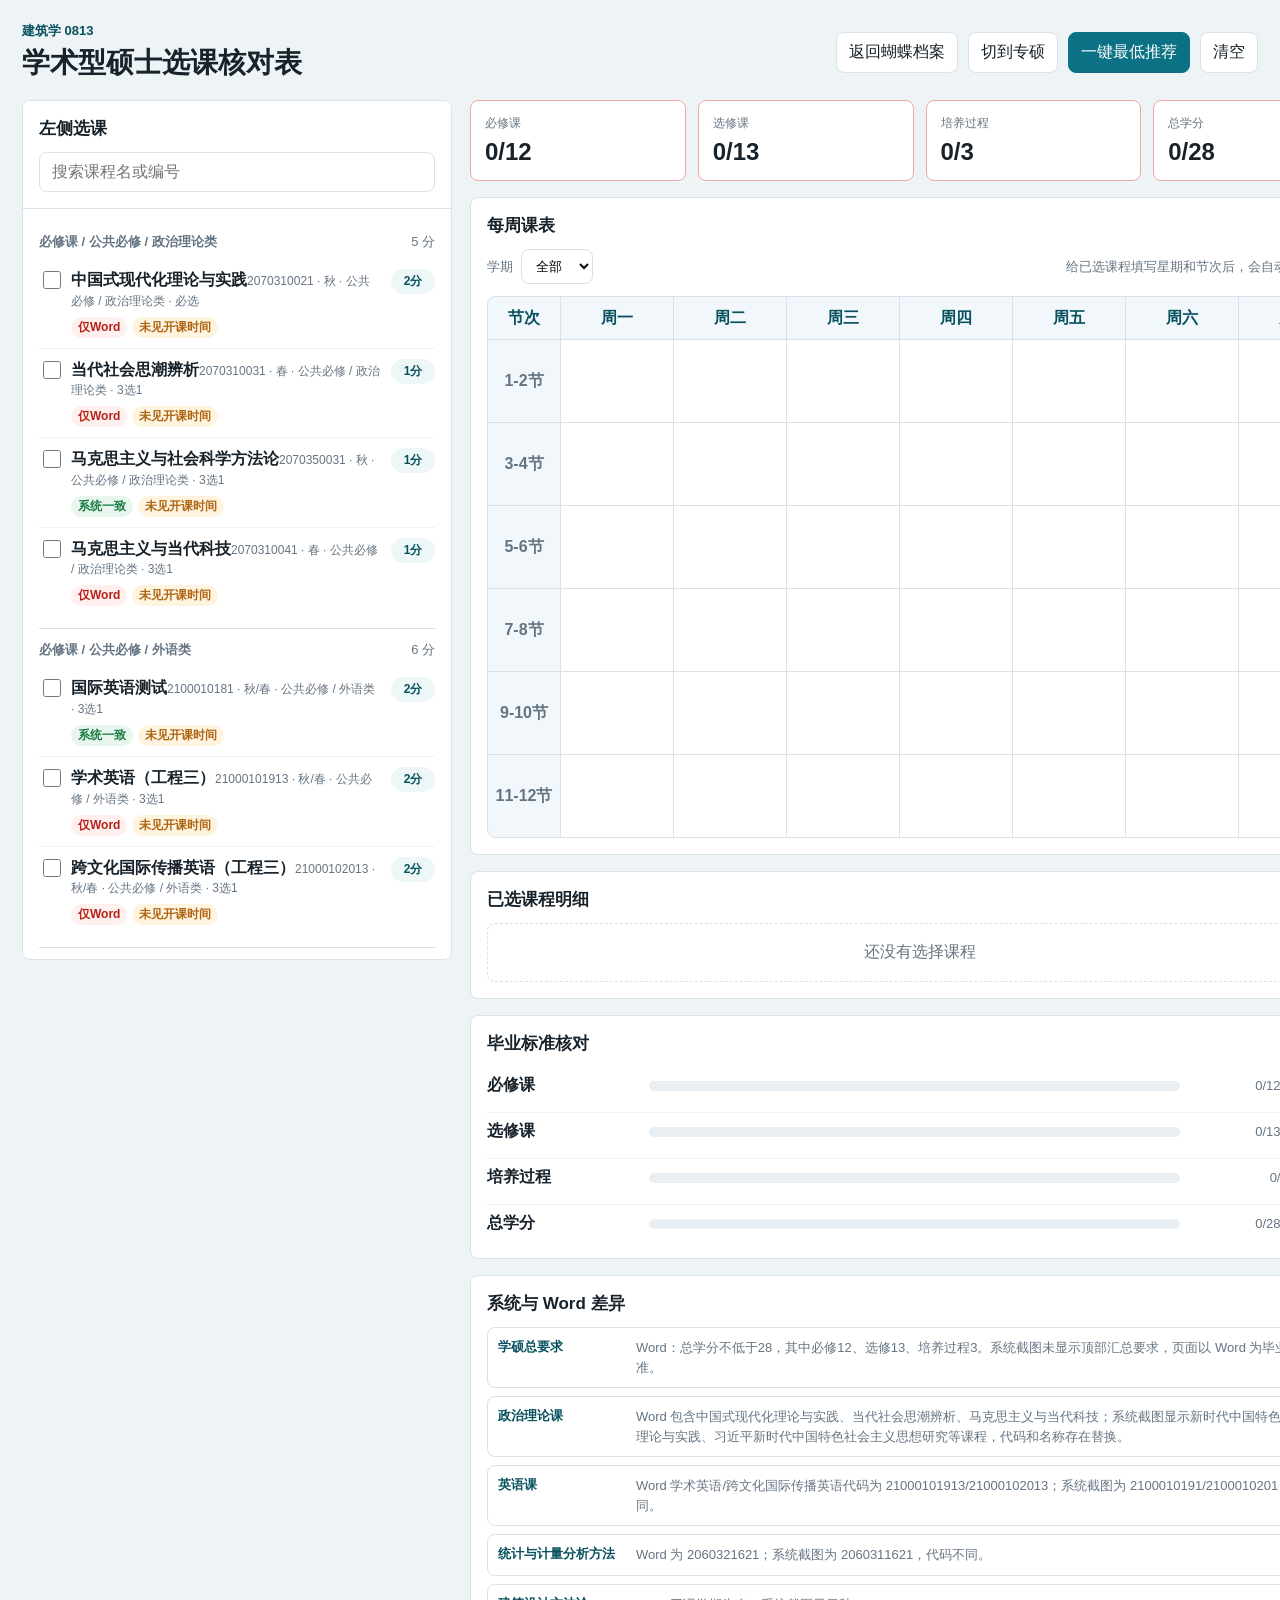
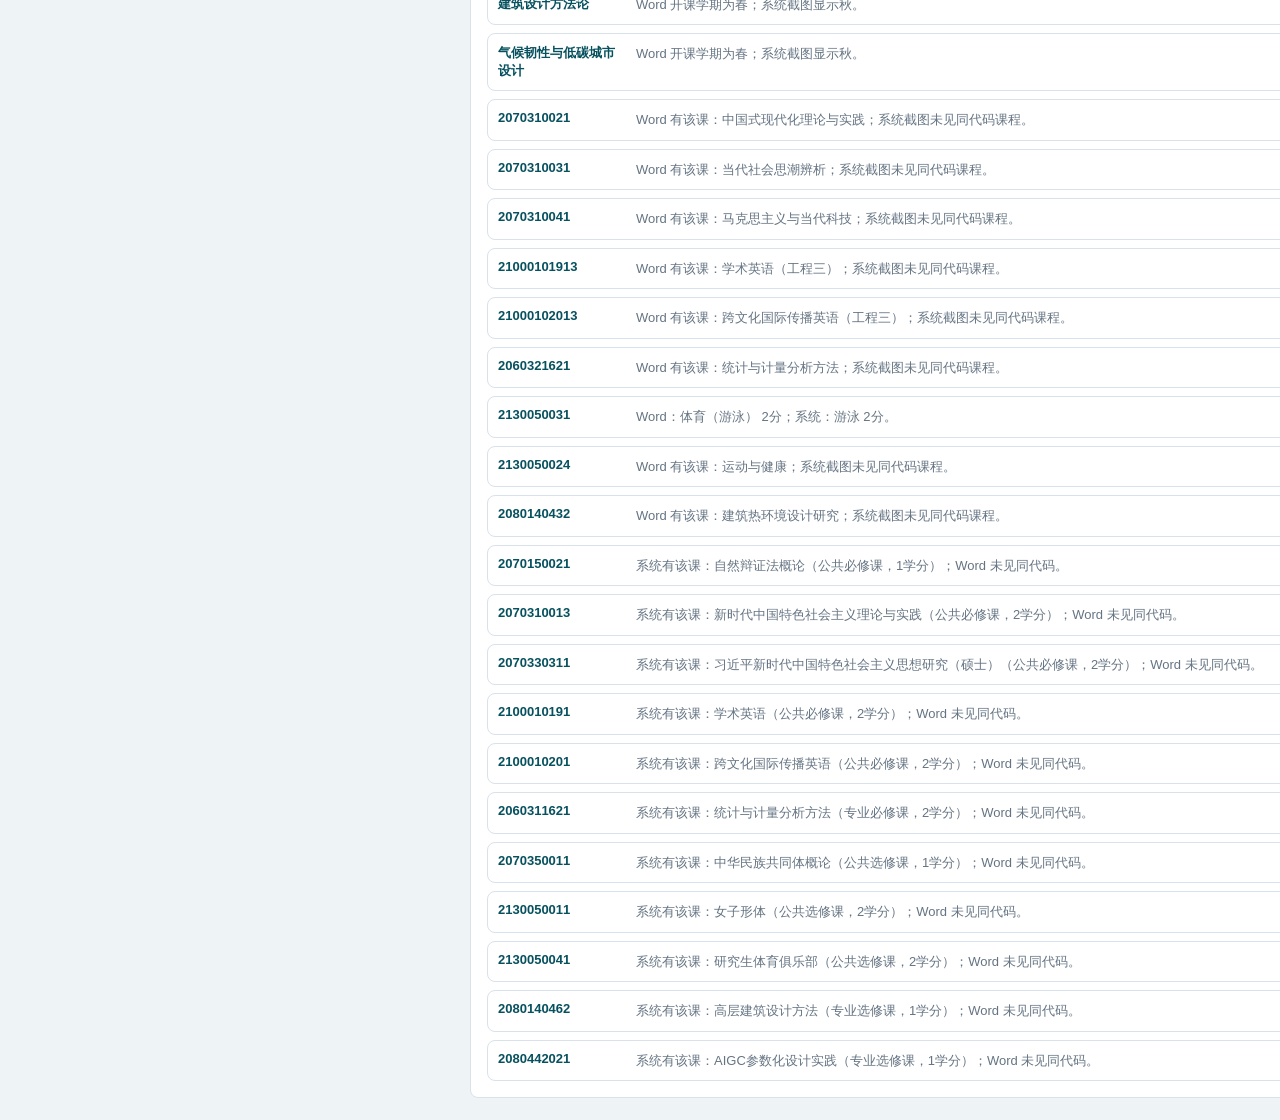
<file: course-planner-academic.html>
<!doctype html>
<html lang="zh-CN">
  <head>
    <meta charset="UTF-8" />
    <meta name="viewport" content="width=device-width, initial-scale=1.0" />
    <title>建筑学学硕选课核对表</title>
    <meta name="description" content="建筑学学术型硕士选课核对与时间冲突检查" />
    <link rel="stylesheet" href="course-planner-academic.css" />
  </head>
  <body>
    <div class="shell">
      <header class="topbar">
        <div>
          <p class="eyebrow">建筑学 0813</p>
          <h1>学术型硕士选课核对表</h1>
        </div>
        <div class="actions">
          <a class="back-link" href="butterflies/">返回蝴蝶档案</a>
          <a class="back-link" href="course-planner.html">切到专硕</a>
          <button id="selectMinimum" type="button">一键最低推荐</button>
          <button id="clearSelection" type="button">清空</button>
        </div>
      </header>

      <main class="layout">
        <aside class="course-panel">
          <div class="panel-head">
            <h2>左侧选课</h2>
            <input id="courseSearch" type="search" placeholder="搜索课程名或编号" />
          </div>
          <div class="track-switch" role="group" aria-label="培养类型">
            <button class="active" type="button" data-track="academic">建筑学学硕</button>
            <button type="button" data-track="academic">0813</button>
          </div>
          <div id="courseList" class="course-list"></div>
        </aside>

        <section class="result-panel">
          <div class="summary-grid" id="summaryGrid"></div>

          <section class="card">
            <div class="section-title">
              <h2>每周课表</h2>
              <span id="selectedCount">0 门</span>
            </div>
            <div class="schedule-tools">
              <label>
                学期
                <select id="termFilter">
                  <option value="all">全部</option>
                  <option value="秋">秋</option>
                  <option value="春">春</option>
                  <option value="秋/春">秋/春</option>
                </select>
              </label>
              <span class="hint">给已选课程填写星期和节次后，会自动检查冲突。</span>
            </div>
            <div id="weeklyTimetable" class="weekly-timetable"></div>
          </section>

          <section class="card">
            <div class="section-title">
              <h2>已选课程明细</h2>
              <span>班级可切换</span>
            </div>
            <div id="scheduleTable" class="schedule-table"></div>
          </section>

          <section class="card">
            <div class="section-title">
              <h2>毕业标准核对</h2>
              <span id="gradStatus">未达标</span>
            </div>
            <div id="requirements" class="requirements"></div>
          </section>

          <section class="card">
            <div class="section-title">
              <h2>系统与 Word 差异</h2>
              <span id="diffCount">0 项</span>
            </div>
            <div id="diffList" class="diff-list"></div>
          </section>
        </section>
      </main>
    </div>

    <script src="course-planner-academic.js"></script>
  </body>
</html>
</file>
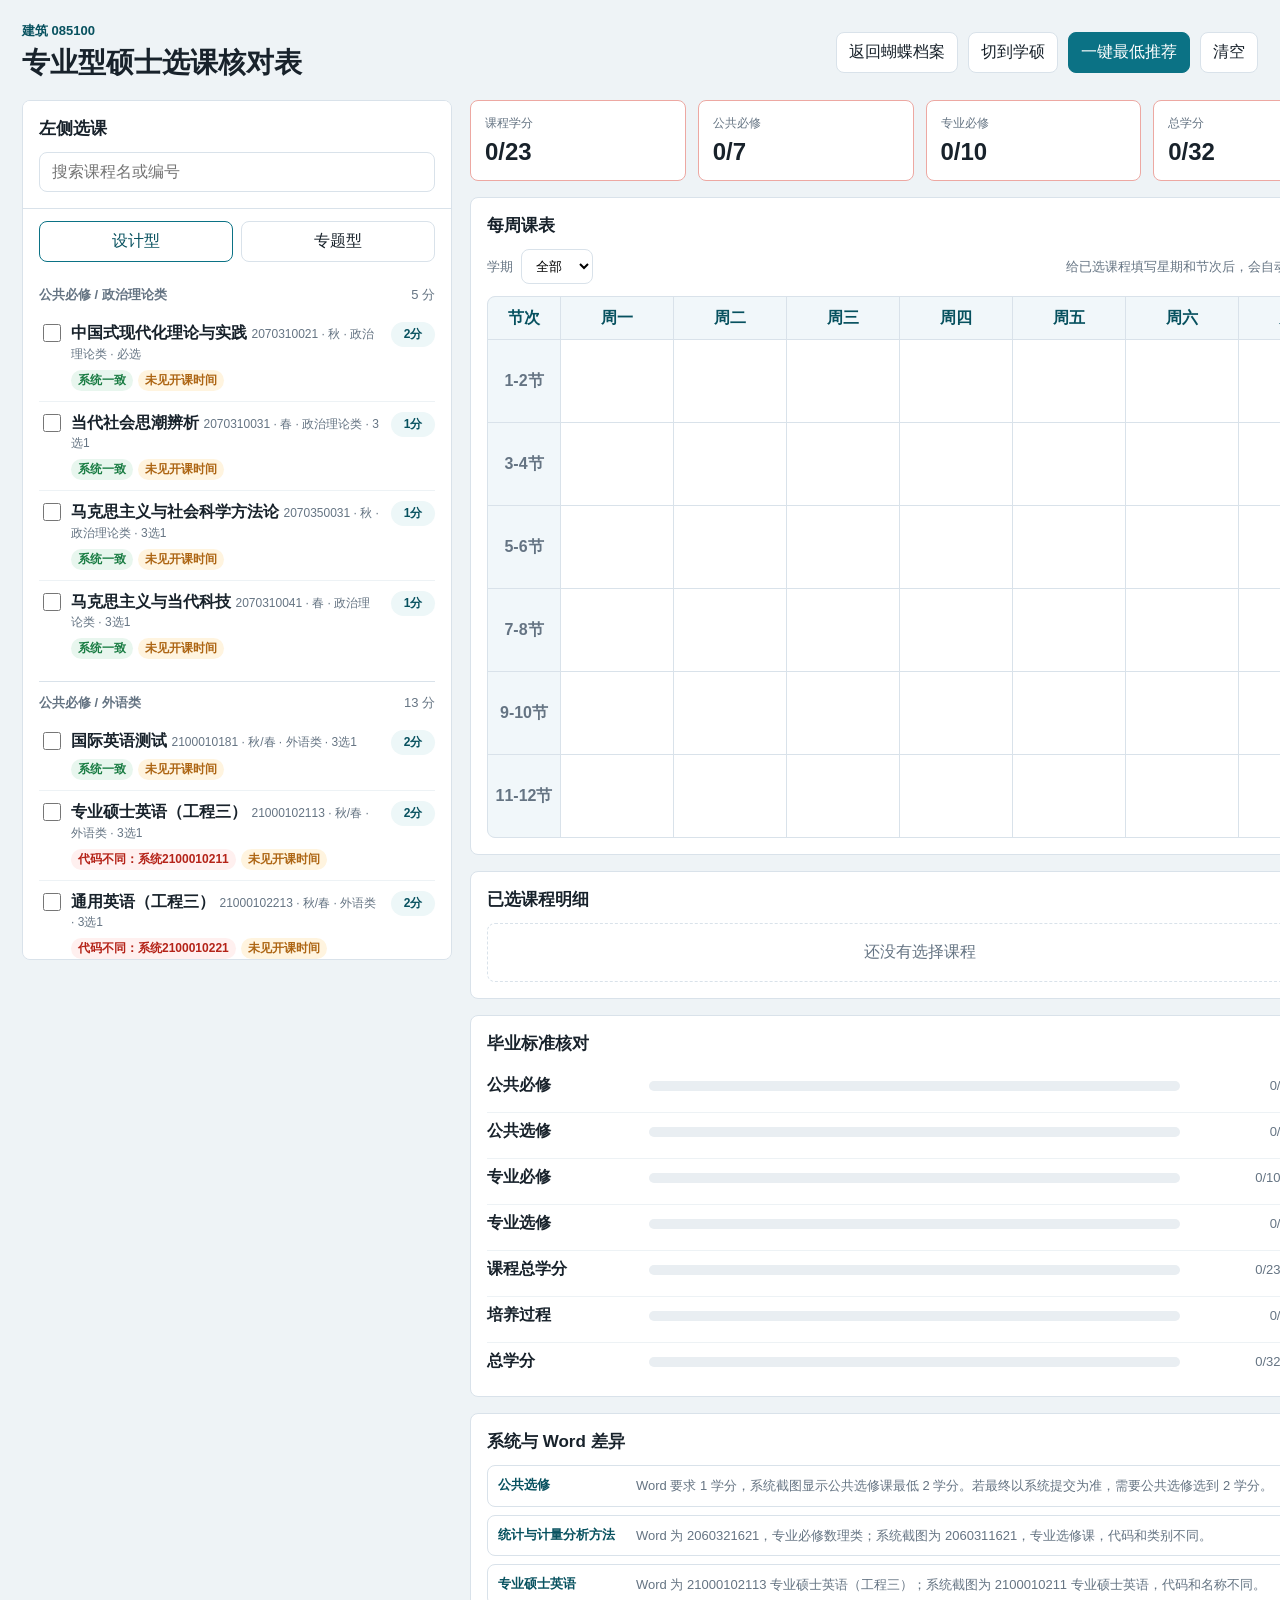
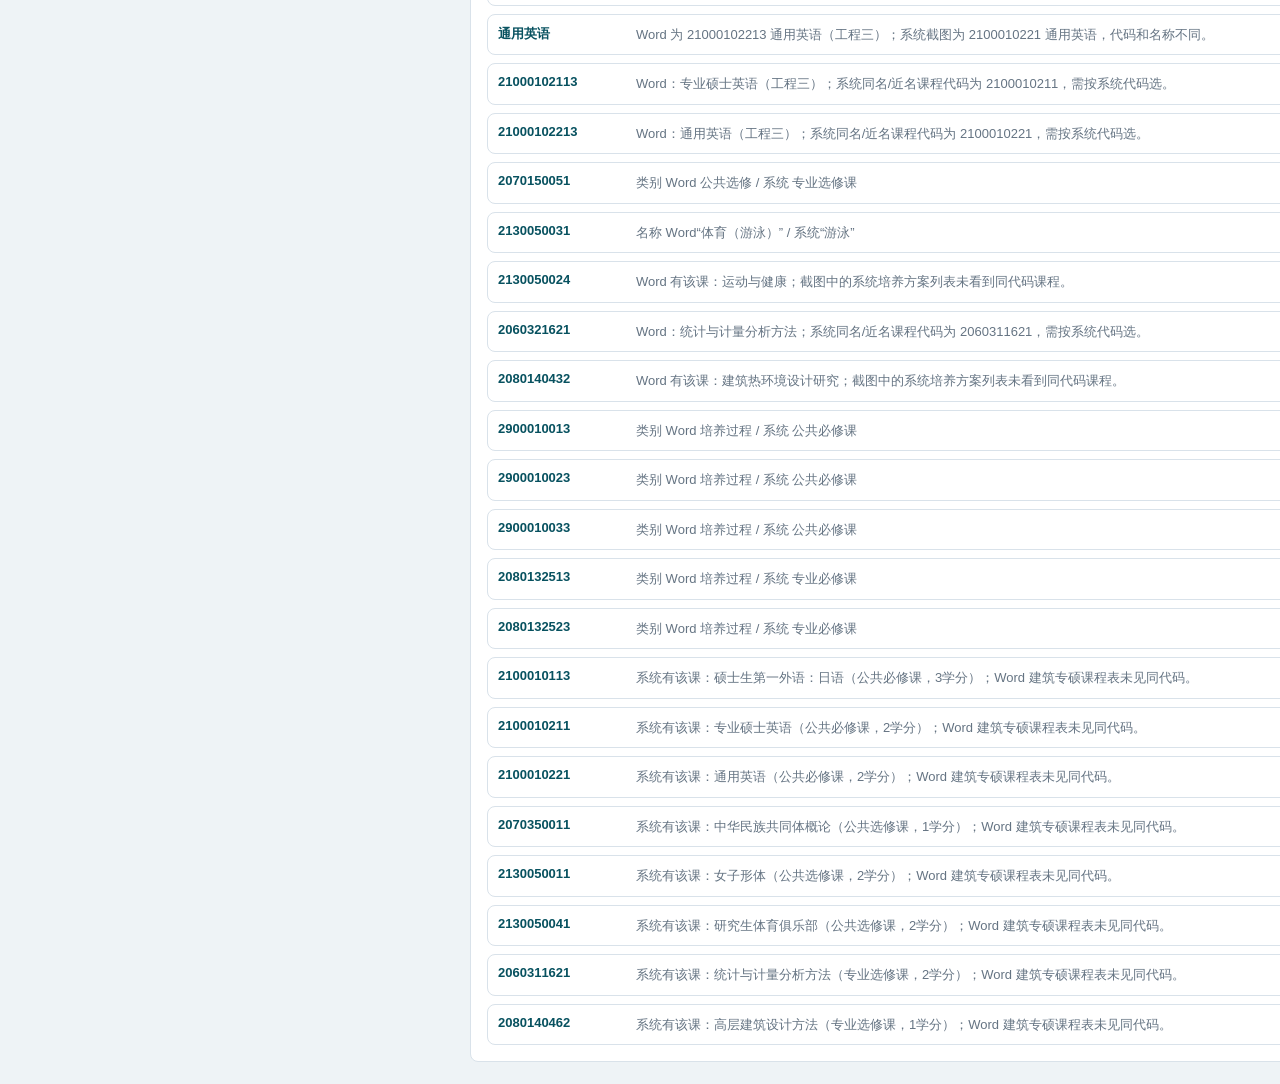
<file: course-planner-professional.html>
<!doctype html>
<html lang="zh-CN">
  <head>
    <meta charset="UTF-8" />
    <meta name="viewport" content="width=device-width, initial-scale=1.0" />
    <title>建筑专硕选课核对表</title>
    <meta name="description" content="建筑全日制/非全日制专业型硕士选课核对与时间冲突检查" />
    <link rel="stylesheet" href="course-planner.css" />
  </head>
  <body>
    <div class="shell">
      <header class="topbar">
        <div>
          <p class="eyebrow">建筑 085100</p>
          <h1>专业型硕士选课核对表</h1>
        </div>
        <div class="actions">
          <a class="back-link" href="butterflies/">返回蝴蝶档案</a>
          <a class="back-link" href="course-planner-academic.html">切到学硕</a>
          <button id="selectMinimum" type="button">一键最低推荐</button>
          <button id="clearSelection" type="button">清空</button>
        </div>
      </header>

      <main class="layout">
        <aside class="course-panel">
          <div class="panel-head">
            <h2>左侧选课</h2>
            <input id="courseSearch" type="search" placeholder="搜索课程名或编号" />
          </div>
          <div class="track-switch" role="group" aria-label="培养类型">
            <button class="active" type="button" data-track="design">设计型</button>
            <button type="button" data-track="research">专题型</button>
          </div>
          <div id="courseList" class="course-list"></div>
        </aside>

        <section class="result-panel">
          <div class="summary-grid" id="summaryGrid"></div>

          <section class="card">
            <div class="section-title">
              <h2>每周课表</h2>
              <span id="selectedCount">0 门</span>
            </div>
            <div class="schedule-tools">
              <label>
                学期
                <select id="termFilter">
                  <option value="all">全部</option>
                  <option value="秋">秋</option>
                  <option value="春">春</option>
                  <option value="秋/春">秋/春</option>
                </select>
              </label>
              <span class="hint">给已选课程填写星期和节次后，会自动检查冲突。</span>
            </div>
            <div id="weeklyTimetable" class="weekly-timetable"></div>
          </section>

          <section class="card">
            <div class="section-title">
              <h2>已选课程明细</h2>
              <span>班级可切换</span>
            </div>
            <div id="scheduleTable" class="schedule-table"></div>
          </section>

          <section class="card">
            <div class="section-title">
              <h2>毕业标准核对</h2>
              <span id="gradStatus">未达标</span>
            </div>
            <div id="requirements" class="requirements"></div>
          </section>

          <section class="card">
            <div class="section-title">
              <h2>系统与 Word 差异</h2>
              <span id="diffCount">0 项</span>
            </div>
            <div id="diffList" class="diff-list"></div>
          </section>
        </section>
      </main>
    </div>

    <script src="course-planner.js?v=20260902-system-update"></script>
  </body>
</html>
</file>
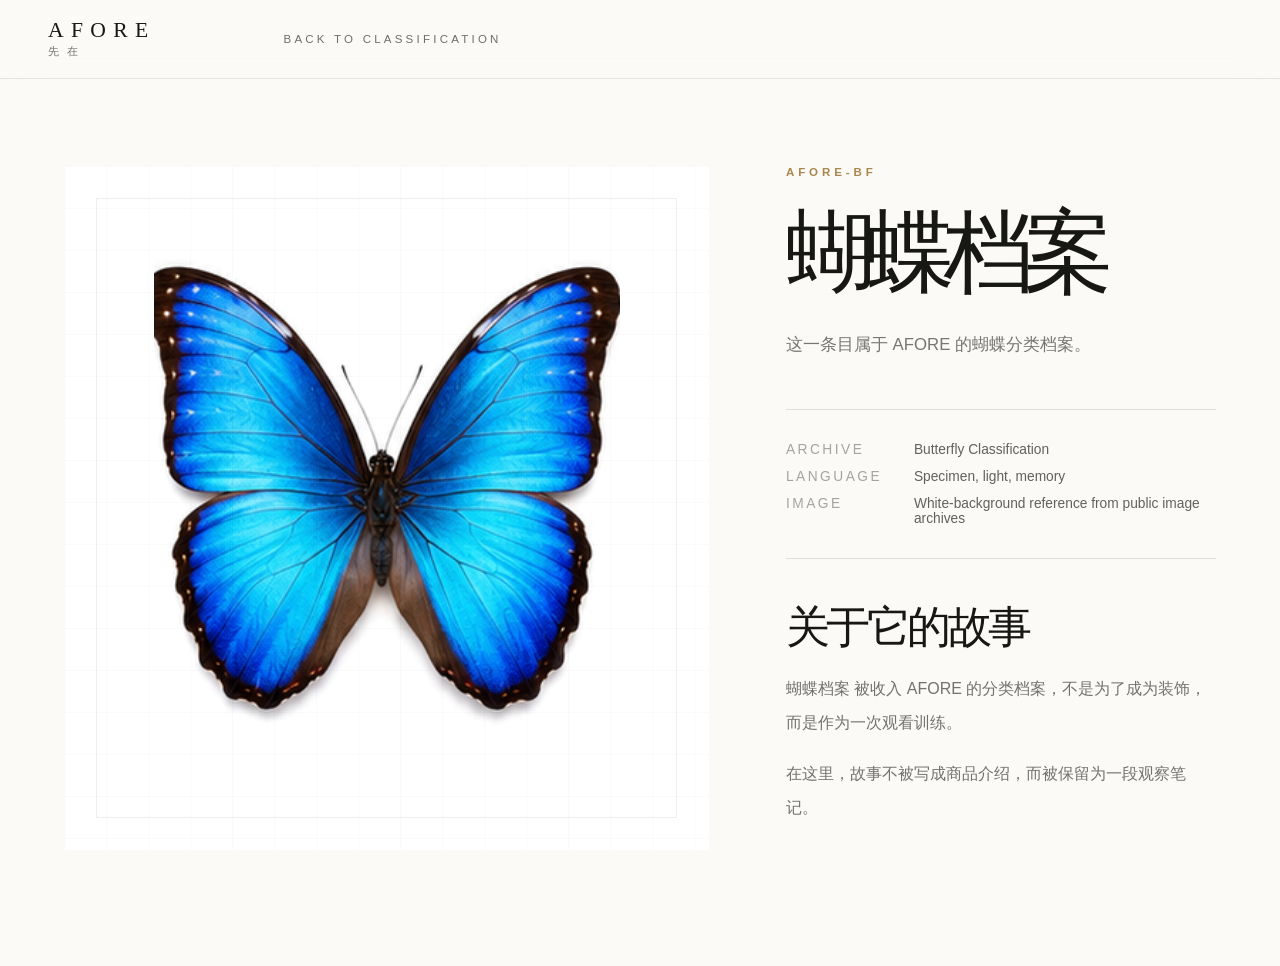
<file: butterflies/story.html>
<!doctype html>
<html lang="zh-CN">
  <head>
    <meta charset="UTF-8" />
    <meta name="viewport" content="width=device-width, initial-scale=1.0" />
    <title>Butterfly Story | AFORE 先在</title>
    <link rel="stylesheet" href="../preview.css" />
  </head>
  <body class="white-page">
    <header class="header white-header">
      <a class="logo" href="../index.html"><span>AFORE</span><small>先在</small></a>
      <nav><a href="./index.html">Back to Classification</a></nav>
    </header>

    <main class="story-detail">
      <section class="story-photo">
        <figure class="photo-stage story-stage">
          <img id="story-image" alt="蝴蝶白底展示图" src="" />
        </figure>
      </section>
      <section class="story-copy">
        <p class="kicker" id="story-id">AFORE-BF</p>
        <h1 id="story-name">Butterfly Archive</h1>
        <p class="story-intro" id="story-intro"></p>
        <dl>
          <dt>Archive</dt>
          <dd>Butterfly Classification</dd>
          <dt>Language</dt>
          <dd>Specimen, light, memory</dd>
          <dt>Image</dt>
          <dd>White-background reference from public image archives</dd>
        </dl>
        <article>
          <h2>关于它的故事</h2>
          <p id="story-text-one"></p>
          <p id="story-text-two"></p>
        </article>
      </section>
    </main>

    <script>
      const fallback = {
        id: "AFORE-BF",
        name: "蝴蝶档案",
        intro: "这一条目属于 AFORE 的蝴蝶分类档案。",
        image: "../assets/butterflies/large-blue-morpho.png"
      };

      const records = {
        "bf-001": [
                "AFORE-BF-001",
                "血漪蛱蝶",
                "以商品俗称流通，颜色与斑纹以对应学名实物为准",
                "血漪蛱蝶被收入 AFORE 的 蛱蝶类 档案。以商品俗称流通，颜色与斑纹以对应学名实物为准。它的翅面像一张微型地图，把颜色、斑纹和边缘的秩序安放在一个很小的尺度里。",
                "它的性格需要慢慢读。有些美不靠鲜明的名称成立，而靠一个准确的姿态、一处不起眼的斑点，或一道轻微的翅缘变化。"
        ],
        "bf-002": [
                "AFORE-BF-002",
                "安东尼斯",
                "淡蓝至银紫的半透明光泽，翅尖覆有褐色阴影。",
                "安东尼斯的蓝不是浓烈的海，而是一层被光稀释过的银紫。它的翅面近乎透明，翅脉像细细的河道穿过冷色薄膜，褐色翅尖则把这份轻盈稳稳压住。",
                "它的性格更接近清晨：明亮，但不刺眼；华丽，却像隔着一层雾。AFORE 将它视为一枚关于微光的档案，提醒观看者慢下来，才会看见蓝色里细小的紫。"
        ],
        "bf-003": [
                "AFORE-BF-003",
                "肯特白",
                "整体偏白或乳白，常带深色边缘/斑点",
                "肯特白的白并不空。整体偏白或乳白，常带深色边缘/斑点。那些深色边缘、斑点或细微的灰度，让它像一页被自然慢慢写过的纸。",
                "它的性格是留白。这种留白不是缺少，而是把声量降低，让观看者在近处才看见差异。它像一种安静的训练，教人辨认微小的层次。"
        ],
        "bf-004": [
                "AFORE-BF-004",
                "梦幻",
                "正面常有强烈金属反光或虹彩",
                "梦幻的翅面像把一段冷色的光收进了鳞片里。正面常有强烈金属反光或虹彩。它的蓝并不像颜料，更像角度、结构和视线一起生成的瞬间。",
                "这样的蝶带着一种轻微的距离感：你靠近它，它便换一种光泽回应你。AFORE 把它视作一枚关于“观看条件”的标本：美不是固定的，它随光而转身。"
        ],
        "bf-005": [
                "AFORE-BF-005",
                "西风",
                "湖蓝与青绿交叠，前翅白斑像风穿过海面的亮点。",
                "西风的翅面更像一阵有方向的光。湖蓝与青绿在翅上交叠，白色斑点停在前翅边缘，像风经过海面时忽然翻起的碎亮。",
                "它不追求完整的纯色，而保留了斑驳、暗边与过渡。正是这些不均匀，让它显得有速度，有空气感，也像一个从远处抵达的季节。"
        ],
        "bf-006": [
                "AFORE-BF-006",
                "太阳蛾",
                "体型较大，触角多为羽状",
                "太阳蛾带着夜间生物的尺度感。体型较大，触角多为羽状。它不像白日的蝶那样轻快，而更像从树影和月色中生长出来的轮廓。",
                "它的性格是安静的庞大。羽状触角、宽阔翅面或尾突让它接近一件夜色器物：不大声说明，却自有重量。"
        ],
        "bf-007": [
                "AFORE-BF-007",
                "海伦",
                "正面常有强烈金属反光或虹彩",
                "海伦的翅面像把一段冷色的光收进了鳞片里。正面常有强烈金属反光或虹彩。它的蓝并不像颜料，更像角度、结构和视线一起生成的瞬间。",
                "这样的蝶带着一种轻微的距离感：你靠近它，它便换一种光泽回应你。AFORE 把它视作一枚关于“观看条件”的标本：美不是固定的，它随光而转身。"
        ],
        "bf-008": [
                "AFORE-BF-008",
                "夜明珠",
                "正面常有强烈金属反光或虹彩",
                "夜明珠的翅面像把一段冷色的光收进了鳞片里。正面常有强烈金属反光或虹彩。它的蓝并不像颜料，更像角度、结构和视线一起生成的瞬间。",
                "这样的蝶带着一种轻微的距离感：你靠近它，它便换一种光泽回应你。AFORE 把它视作一枚关于“观看条件”的标本：美不是固定的，它随光而转身。"
        ],
        "bf-009": [
                "AFORE-BF-009",
                "蓝带绒蛱蝶",
                "翅面常见蓝色带纹或蓝斑",
                "蓝带绒蛱蝶的翅面像把一段冷色的光收进了鳞片里。翅面常见蓝色带纹或蓝斑。它的蓝并不像颜料，更像角度、结构和视线一起生成的瞬间。",
                "这样的蝶带着一种轻微的距离感：你靠近它，它便换一种光泽回应你。AFORE 把它视作一枚关于“观看条件”的标本：美不是固定的，它随光而转身。"
        ],
        "bf-010": [
                "AFORE-BF-010",
                "月亮",
                "以商品俗称流通，颜色与斑纹以对应学名实物为准",
                "月亮带着夜间生物的尺度感。以商品俗称流通，颜色与斑纹以对应学名实物为准。它不像白日的蝶那样轻快，而更像从树影和月色中生长出来的轮廓。",
                "它的性格是安静的庞大。羽状触角、宽阔翅面或尾突让它接近一件夜色器物：不大声说明，却自有重量。"
        ],
        "bf-011": [
                "AFORE-BF-011",
                "美丽彩袄蛱蝶",
                "往往带红、玫红或橙红色块",
                "美丽彩袄蛱蝶像一枚被自然保存下来的暖色火印。往往带红、玫红或橙红色块。红色和橙色不是热闹，而是生命在翅面上留下的高纯度信号。",
                "它的性格接近直率的警句：不隐藏，不回避，却因暗色边缘和细密斑纹而保持克制。它让人想到花期的末尾，或树影里忽然露出的一点火光。"
        ],
        "bf-012": [
                "AFORE-BF-012",
                "黄晶眼",
                "以黄色或鹅黄色为主色；常有眼斑或环状斑纹",
                "黄晶眼把明亮放得很轻。以黄色或鹅黄色为主色；常有眼斑或环状斑纹。黄色在它的翅面上不像装饰，更像阳光被折叠之后留下的一层温度。",
                "它的气质清楚而不迫人，像一张淡色纸上的轻墨。在 AFORE 的语境中，这类翅膀提醒我们：美有时并不需要深色才显得有重量。"
        ],
        "bf-013": [
                "AFORE-BF-013",
                "淡绿无鳌蛱蝶",
                "以商品俗称流通，颜色与斑纹以对应学名实物为准",
                "淡绿无鳌蛱蝶的绿不是草叶的绿，而像深色山林里偶然闪过的矿物光。以商品俗称流通，颜色与斑纹以对应学名实物为准。黑色或暗色承托着它，使翠色更像从内部浮出来。",
                "它的性格是沉静的华丽。它不急着吸引视线，而是让观看者在暗面中找到光，像在一块老玉上看见时间和山气慢慢沉积。"
        ],
        "bf-014": [
                "AFORE-BF-014",
                "玫瑰俏眼蝶",
                "往往带红、玫红或橙红色块；常有眼斑或环状斑纹",
                "玫瑰俏眼蝶像一枚被自然保存下来的暖色火印。往往带红、玫红或橙红色块；常有眼斑或环状斑纹。红色和橙色不是热闹，而是生命在翅面上留下的高纯度信号。",
                "它的性格接近直率的警句：不隐藏，不回避，却因暗色边缘和细密斑纹而保持克制。它让人想到花期的末尾，或树影里忽然露出的一点火光。"
        ],
        "bf-015": [
                "AFORE-BF-015",
                "蓝带鸭蛱蝶",
                "翅面常见蓝色带纹或蓝斑",
                "蓝带鸭蛱蝶的翅面像把一段冷色的光收进了鳞片里。翅面常见蓝色带纹或蓝斑。它的蓝并不像颜料，更像角度、结构和视线一起生成的瞬间。",
                "这样的蝶带着一种轻微的距离感：你靠近它，它便换一种光泽回应你。AFORE 把它视作一枚关于“观看条件”的标本：美不是固定的，它随光而转身。"
        ],
        "bf-016": [
                "AFORE-BF-016",
                "锯纹白斑蛱蝶",
                "整体偏白或乳白，常带深色边缘/斑点",
                "锯纹白斑蛱蝶的白并不空。整体偏白或乳白，常带深色边缘/斑点。那些深色边缘、斑点或细微的灰度，让它像一页被自然慢慢写过的纸。",
                "它的性格是留白。这种留白不是缺少，而是把声量降低，让观看者在近处才看见差异。它像一种安静的训练，教人辨认微小的层次。"
        ],
        "bf-017": [
                "AFORE-BF-017",
                "手掌美凤蝶",
                "后翅多见尾突，轮廓修长",
                "手掌美凤蝶的轮廓带有一种书法般的收势。后翅多见尾突，轮廓修长。尾突使它不只是展开，而像在空中留下一笔未完的线条。",
                "它的性格是优雅而有方向的。在深色、色带或斑块之间，那些修长的边缘让人想起飞行刚刚结束时的姿态，一种被暂时固定的风。"
        ],
        "bf-018": [
                "AFORE-BF-018",
                "眼环蝶",
                "常有眼斑或环状斑纹",
                "眼环蝶把视线也收进了翅膀。常有眼斑或环状斑纹。眼斑或环状斑纹像自然留下的凝视，既是图案，也是防御。",
                "它的性格带有警觉。当我们看它时，似乎也被它看见。这是标本最有戏剧性的瞬间：静止的翅面里，仍然藏着一种活的回望。"
        ],
        "bf-019": [
                "AFORE-BF-019",
                "玫瑰袄蛱蝶",
                "往往带红、玫红或橙红色块",
                "玫瑰袄蛱蝶像一枚被自然保存下来的暖色火印。往往带红、玫红或橙红色块。红色和橙色不是热闹，而是生命在翅面上留下的高纯度信号。",
                "它的性格接近直率的警句：不隐藏，不回避，却因暗色边缘和细密斑纹而保持克制。它让人想到花期的末尾，或树影里忽然露出的一点火光。"
        ],
        "bf-020": [
                "AFORE-BF-020",
                "木兰青凤蝶",
                "后翅多见尾突，轮廓修长",
                "木兰青凤蝶的轮廓带有一种书法般的收势。后翅多见尾突，轮廓修长。尾突使它不只是展开，而像在空中留下一笔未完的线条。",
                "它的性格是优雅而有方向的。在深色、色带或斑块之间，那些修长的边缘让人想起飞行刚刚结束时的姿态，一种被暂时固定的风。"
        ],
        "bf-021": [
                "AFORE-BF-021",
                "蓝带青凤蝶",
                "翅面常见蓝色带纹或蓝斑；后翅多见尾突，轮廓修长",
                "蓝带青凤蝶的翅面像把一段冷色的光收进了鳞片里。翅面常见蓝色带纹或蓝斑；后翅多见尾突，轮廓修长。它的蓝并不像颜料，更像角度、结构和视线一起生成的瞬间。",
                "这样的蝶带着一种轻微的距离感：你靠近它，它便换一种光泽回应你。AFORE 把它视作一枚关于“观看条件”的标本：美不是固定的，它随光而转身。"
        ],
        "bf-022": [
                "AFORE-BF-022",
                "印尼文蛱蝶",
                "以商品俗称流通，颜色与斑纹以对应学名实物为准",
                "印尼文蛱蝶被收入 AFORE 的 蛱蝶类 档案。以商品俗称流通，颜色与斑纹以对应学名实物为准。它的翅面像一张微型地图，把颜色、斑纹和边缘的秩序安放在一个很小的尺度里。",
                "它的性格需要慢慢读。有些美不靠鲜明的名称成立，而靠一个准确的姿态、一处不起眼的斑点，或一道轻微的翅缘变化。"
        ],
        "bf-023": [
                "AFORE-BF-023",
                "蛤蟆蛱蝶",
                "以商品俗称流通，颜色与斑纹以对应学名实物为准",
                "蛤蟆蛱蝶被收入 AFORE 的 蛱蝶类 档案。以商品俗称流通，颜色与斑纹以对应学名实物为准。它的翅面像一张微型地图，把颜色、斑纹和边缘的秩序安放在一个很小的尺度里。",
                "它的性格需要慢慢读。有些美不靠鲜明的名称成立，而靠一个准确的姿态、一处不起眼的斑点，或一道轻微的翅缘变化。"
        ],
        "bf-024": [
                "AFORE-BF-024",
                "鹅黄凤蝶",
                "以黄色或鹅黄色为主色；后翅多见尾突，轮廓修长",
                "鹅黄凤蝶把明亮放得很轻。以黄色或鹅黄色为主色；后翅多见尾突，轮廓修长。黄色在它的翅面上不像装饰，更像阳光被折叠之后留下的一层温度。",
                "它的气质清楚而不迫人，像一张淡色纸上的轻墨。在 AFORE 的语境中，这类翅膀提醒我们：美有时并不需要深色才显得有重量。"
        ],
        "bf-025": [
                "AFORE-BF-025",
                "王氏大蚕蛾",
                "体型较大，触角多为羽状",
                "王氏大蚕蛾带着夜间生物的尺度感。体型较大，触角多为羽状。它不像白日的蝶那样轻快，而更像从树影和月色中生长出来的轮廓。",
                "它的性格是安静的庞大。羽状触角、宽阔翅面或尾突让它接近一件夜色器物：不大声说明，却自有重量。"
        ],
        "bf-026": [
                "AFORE-BF-026",
                "冬青大蚕蛾",
                "体型较大，触角多为羽状",
                "冬青大蚕蛾带着夜间生物的尺度感。体型较大，触角多为羽状。它不像白日的蝶那样轻快，而更像从树影和月色中生长出来的轮廓。",
                "它的性格是安静的庞大。羽状触角、宽阔翅面或尾突让它接近一件夜色器物：不大声说明，却自有重量。"
        ],
        "bf-027": [
                "AFORE-BF-027",
                "红斑绿带蚬蝶",
                "通常具有绿色或翡翠色金属光泽；往往带红、玫红或橙红色块",
                "红斑绿带蚬蝶的绿不是草叶的绿，而像深色山林里偶然闪过的矿物光。通常具有绿色或翡翠色金属光泽；往往带红、玫红或橙红色块。黑色或暗色承托着它，使翠色更像从内部浮出来。",
                "它的性格是沉静的华丽。它不急着吸引视线，而是让观看者在暗面中找到光，像在一块老玉上看见时间和山气慢慢沉积。"
        ],
        "bf-028": [
                "AFORE-BF-028",
                "宽尾翡翠凤蝶",
                "通常具有绿色或翡翠色金属光泽；后翅多见尾突，轮廓修长",
                "宽尾翡翠凤蝶的绿不是草叶的绿，而像深色山林里偶然闪过的矿物光。通常具有绿色或翡翠色金属光泽；后翅多见尾突，轮廓修长。黑色或暗色承托着它，使翠色更像从内部浮出来。",
                "它的性格是沉静的华丽。它不急着吸引视线，而是让观看者在暗面中找到光，像在一块老玉上看见时间和山气慢慢沉积。"
        ],
        "bf-029": [
                "AFORE-BF-029",
                "五斑翠凤蝶",
                "通常具有绿色或翡翠色金属光泽；后翅多见尾突，轮廓修长",
                "五斑翠凤蝶的绿不是草叶的绿，而像深色山林里偶然闪过的矿物光。通常具有绿色或翡翠色金属光泽；后翅多见尾突，轮廓修长。黑色或暗色承托着它，使翠色更像从内部浮出来。",
                "它的性格是沉静的华丽。它不急着吸引视线，而是让观看者在暗面中找到光，像在一块老玉上看见时间和山气慢慢沉积。"
        ],
        "bf-030": [
                "AFORE-BF-030",
                "波带锦燕蛾",
                "体型较大，触角多为羽状",
                "波带锦燕蛾带着夜间生物的尺度感。体型较大，触角多为羽状。它不像白日的蝶那样轻快，而更像从树影和月色中生长出来的轮廓。",
                "它的性格是安静的庞大。羽状触角、宽阔翅面或尾突让它接近一件夜色器物：不大声说明，却自有重量。"
        ],
        "bf-031": [
                "AFORE-BF-031",
                "玫瑰青凤蝶",
                "往往带红、玫红或橙红色块；后翅多见尾突，轮廓修长",
                "玫瑰青凤蝶像一枚被自然保存下来的暖色火印。往往带红、玫红或橙红色块；后翅多见尾突，轮廓修长。红色和橙色不是热闹，而是生命在翅面上留下的高纯度信号。",
                "它的性格接近直率的警句：不隐藏，不回避，却因暗色边缘和细密斑纹而保持克制。它让人想到花期的末尾，或树影里忽然露出的一点火光。"
        ],
        "bf-032": [
                "AFORE-BF-032",
                "白裙美凤蝶",
                "整体偏白或乳白，常带深色边缘/斑点；后翅多见尾突，轮廓修长",
                "白裙美凤蝶的白并不空。整体偏白或乳白，常带深色边缘/斑点；后翅多见尾突，轮廓修长。那些深色边缘、斑点或细微的灰度，让它像一页被自然慢慢写过的纸。",
                "它的性格是留白。这种留白不是缺少，而是把声量降低，让观看者在近处才看见差异。它像一种安静的训练，教人辨认微小的层次。"
        ],
        "bf-033": [
                "AFORE-BF-033",
                "明目大蚕蛾",
                "体型较大，触角多为羽状",
                "明目大蚕蛾带着夜间生物的尺度感。体型较大，触角多为羽状。它不像白日的蝶那样轻快，而更像从树影和月色中生长出来的轮廓。",
                "它的性格是安静的庞大。羽状触角、宽阔翅面或尾突让它接近一件夜色器物：不大声说明，却自有重量。"
        ],
        "bf-034": [
                "AFORE-BF-034",
                "红矩蛱蝶",
                "往往带红、玫红或橙红色块",
                "红矩蛱蝶像一枚被自然保存下来的暖色火印。往往带红、玫红或橙红色块。红色和橙色不是热闹，而是生命在翅面上留下的高纯度信号。",
                "它的性格接近直率的警句：不隐藏，不回避，却因暗色边缘和细密斑纹而保持克制。它让人想到花期的末尾，或树影里忽然露出的一点火光。"
        ],
        "bf-035": [
                "AFORE-BF-035",
                "白翠凤蝶",
                "整体偏白或乳白，常带深色边缘/斑点；通常具有绿色或翡翠色金属光泽；后翅多见尾突，轮廓修长",
                "白翠凤蝶的绿不是草叶的绿，而像深色山林里偶然闪过的矿物光。整体偏白或乳白，常带深色边缘/斑点；通常具有绿色或翡翠色金属光泽；后翅多见尾突，轮廓修长。黑色或暗色承托着它，使翠色更像从内部浮出来。",
                "它的性格是沉静的华丽。它不急着吸引视线，而是让观看者在暗面中找到光，像在一块老玉上看见时间和山气慢慢沉积。"
        ],
        "bf-036": [
                "AFORE-BF-036",
                "绿斑德凤蝶",
                "通常具有绿色或翡翠色金属光泽；后翅多见尾突，轮廓修长",
                "绿斑德凤蝶的绿不是草叶的绿，而像深色山林里偶然闪过的矿物光。通常具有绿色或翡翠色金属光泽；后翅多见尾突，轮廓修长。黑色或暗色承托着它，使翠色更像从内部浮出来。",
                "它的性格是沉静的华丽。它不急着吸引视线，而是让观看者在暗面中找到光，像在一块老玉上看见时间和山气慢慢沉积。"
        ],
        "bf-037": [
                "AFORE-BF-037",
                "蓝草德",
                "以商品俗称流通，颜色与斑纹以对应学名实物为准",
                "蓝草德的翅面像把一段冷色的光收进了鳞片里。以商品俗称流通，颜色与斑纹以对应学名实物为准。它的蓝并不像颜料，更像角度、结构和视线一起生成的瞬间。",
                "这样的蝶带着一种轻微的距离感：你靠近它，它便换一种光泽回应你。AFORE 把它视作一枚关于“观看条件”的标本：美不是固定的，它随光而转身。"
        ],
        "bf-038": [
                "AFORE-BF-038",
                "斑蛱蝶",
                "以商品俗称流通，颜色与斑纹以对应学名实物为准",
                "斑蛱蝶被收入 AFORE 的 蛱蝶类 档案。以商品俗称流通，颜色与斑纹以对应学名实物为准。它的翅面像一张微型地图，把颜色、斑纹和边缘的秩序安放在一个很小的尺度里。",
                "它的性格需要慢慢读。有些美不靠鲜明的名称成立，而靠一个准确的姿态、一处不起眼的斑点，或一道轻微的翅缘变化。"
        ],
        "bf-039": [
                "AFORE-BF-039",
                "马达加斯加达摩凤蝶",
                "后翅多见尾突，轮廓修长",
                "马达加斯加达摩凤蝶的轮廓带有一种书法般的收势。后翅多见尾突，轮廓修长。尾突使它不只是展开，而像在空中留下一笔未完的线条。",
                "它的性格是优雅而有方向的。在深色、色带或斑块之间，那些修长的边缘让人想起飞行刚刚结束时的姿态，一种被暂时固定的风。"
        ],
        "bf-040": [
                "AFORE-BF-040",
                "珍蝶",
                "以商品俗称流通，颜色与斑纹以对应学名实物为准",
                "珍蝶被收入 AFORE 的 蝶类 档案。以商品俗称流通，颜色与斑纹以对应学名实物为准。它的翅面像一张微型地图，把颜色、斑纹和边缘的秩序安放在一个很小的尺度里。",
                "它的性格需要慢慢读。有些美不靠鲜明的名称成立，而靠一个准确的姿态、一处不起眼的斑点，或一道轻微的翅缘变化。"
        ],
        "bf-041": [
                "AFORE-BF-041",
                "越南完善绢粉蝶",
                "翅面简洁，适合轻盈风格装裱",
                "越南完善绢粉蝶被收入 AFORE 的 粉蝶类 档案。翅面简洁，适合轻盈风格装裱。它的翅面像一张微型地图，把颜色、斑纹和边缘的秩序安放在一个很小的尺度里。",
                "它的性格需要慢慢读。有些美不靠鲜明的名称成立，而靠一个准确的姿态、一处不起眼的斑点，或一道轻微的翅缘变化。"
        ],
        "bf-042": [
                "AFORE-BF-042",
                "黑脉园粉蝶",
                "翅面简洁，适合轻盈风格装裱",
                "黑脉园粉蝶被收入 AFORE 的 粉蝶类 档案。翅面简洁，适合轻盈风格装裱。它的翅面像一张微型地图，把颜色、斑纹和边缘的秩序安放在一个很小的尺度里。",
                "它的性格需要慢慢读。有些美不靠鲜明的名称成立，而靠一个准确的姿态、一处不起眼的斑点，或一道轻微的翅缘变化。"
        ],
        "bf-043": [
                "AFORE-BF-043",
                "卡利善索粉蝶",
                "翅面简洁，适合轻盈风格装裱",
                "卡利善索粉蝶被收入 AFORE 的 粉蝶类 档案。翅面简洁，适合轻盈风格装裱。它的翅面像一张微型地图，把颜色、斑纹和边缘的秩序安放在一个很小的尺度里。",
                "它的性格需要慢慢读。有些美不靠鲜明的名称成立，而靠一个准确的姿态、一处不起眼的斑点，或一道轻微的翅缘变化。"
        ],
        "bf-044": [
                "AFORE-BF-044",
                "国产灰蝶",
                "以商品俗称流通，颜色与斑纹以对应学名实物为准",
                "国产灰蝶被收入 AFORE 的 灰蝶类 档案。以商品俗称流通，颜色与斑纹以对应学名实物为准。它的翅面像一张微型地图，把颜色、斑纹和边缘的秩序安放在一个很小的尺度里。",
                "它的性格需要慢慢读。有些美不靠鲜明的名称成立，而靠一个准确的姿态、一处不起眼的斑点，或一道轻微的翅缘变化。"
        ],
        "bf-045": [
                "AFORE-BF-045",
                "国产杂蝶",
                "以商品俗称流通，颜色与斑纹以对应学名实物为准",
                "国产杂蝶被收入 AFORE 的 蝶类 档案。以商品俗称流通，颜色与斑纹以对应学名实物为准。它的翅面像一张微型地图，把颜色、斑纹和边缘的秩序安放在一个很小的尺度里。",
                "它的性格需要慢慢读。有些美不靠鲜明的名称成立，而靠一个准确的姿态、一处不起眼的斑点，或一道轻微的翅缘变化。"
        ],
        "bf-046": [
                "AFORE-BF-046",
                "彗星尾大蚕蛾",
                "尾突明显，轮廓修长；体型较大，触角多为羽状",
                "彗星尾大蚕蛾的轮廓带有一种书法般的收势。尾突明显，轮廓修长；体型较大，触角多为羽状。尾突使它不只是展开，而像在空中留下一笔未完的线条。",
                "它的性格是优雅而有方向的。在深色、色带或斑块之间，那些修长的边缘让人想起飞行刚刚结束时的姿态，一种被暂时固定的风。"
        ],
        "bf-047": [
                "AFORE-BF-047",
                "雌白裙美凤蝶",
                "整体偏白或乳白，常带深色边缘/斑点；后翅多见尾突，轮廓修长",
                "雌白裙美凤蝶的白并不空。整体偏白或乳白，常带深色边缘/斑点；后翅多见尾突，轮廓修长。那些深色边缘、斑点或细微的灰度，让它像一页被自然慢慢写过的纸。",
                "它的性格是留白。这种留白不是缺少，而是把声量降低，让观看者在近处才看见差异。它像一种安静的训练，教人辨认微小的层次。"
        ],
        "bf-048": [
                "AFORE-BF-048",
                "大菜粉蝶",
                "翅面简洁，适合轻盈风格装裱",
                "大菜粉蝶被收入 AFORE 的 粉蝶类 档案。翅面简洁，适合轻盈风格装裱。它的翅面像一张微型地图，把颜色、斑纹和边缘的秩序安放在一个很小的尺度里。",
                "它的性格需要慢慢读。有些美不靠鲜明的名称成立，而靠一个准确的姿态、一处不起眼的斑点，或一道轻微的翅缘变化。"
        ],
        "bf-049": [
                "AFORE-BF-049",
                "棕脉粉蝶",
                "翅面简洁，适合轻盈风格装裱",
                "棕脉粉蝶被收入 AFORE 的 粉蝶类 档案。翅面简洁，适合轻盈风格装裱。它的翅面像一张微型地图，把颜色、斑纹和边缘的秩序安放在一个很小的尺度里。",
                "它的性格需要慢慢读。有些美不靠鲜明的名称成立，而靠一个准确的姿态、一处不起眼的斑点，或一道轻微的翅缘变化。"
        ],
        "bf-050": [
                "AFORE-BF-050",
                "鹤顶粉蝶",
                "翅面简洁，适合轻盈风格装裱",
                "鹤顶粉蝶被收入 AFORE 的 粉蝶类 档案。翅面简洁，适合轻盈风格装裱。它的翅面像一张微型地图，把颜色、斑纹和边缘的秩序安放在一个很小的尺度里。",
                "它的性格需要慢慢读。有些美不靠鲜明的名称成立，而靠一个准确的姿态、一处不起眼的斑点，或一道轻微的翅缘变化。"
        ],
        "bf-051": [
                "AFORE-BF-051",
                "菜粉蝶",
                "翅面简洁，适合轻盈风格装裱",
                "菜粉蝶被收入 AFORE 的 粉蝶类 档案。翅面简洁，适合轻盈风格装裱。它的翅面像一张微型地图，把颜色、斑纹和边缘的秩序安放在一个很小的尺度里。",
                "它的性格需要慢慢读。有些美不靠鲜明的名称成立，而靠一个准确的姿态、一处不起眼的斑点，或一道轻微的翅缘变化。"
        ],
        "bf-052": [
                "AFORE-BF-052",
                "翠丽斑蛱蝶",
                "通常具有绿色或翡翠色金属光泽",
                "翠丽斑蛱蝶的绿不是草叶的绿，而像深色山林里偶然闪过的矿物光。通常具有绿色或翡翠色金属光泽。黑色或暗色承托着它，使翠色更像从内部浮出来。",
                "它的性格是沉静的华丽。它不急着吸引视线，而是让观看者在暗面中找到光，像在一块老玉上看见时间和山气慢慢沉积。"
        ],
        "bf-053": [
                "AFORE-BF-053",
                "纯帛斑蝶",
                "以商品俗称流通，颜色与斑纹以对应学名实物为准",
                "纯帛斑蝶被收入 AFORE 的 蝶类 档案。以商品俗称流通，颜色与斑纹以对应学名实物为准。它的翅面像一张微型地图，把颜色、斑纹和边缘的秩序安放在一个很小的尺度里。",
                "它的性格需要慢慢读。有些美不靠鲜明的名称成立，而靠一个准确的姿态、一处不起眼的斑点，或一道轻微的翅缘变化。"
        ],
        "bf-054": [
                "AFORE-BF-054",
                "印尼产卡尔娜翠凤蝶",
                "黑翅深沉，后翅有青绿光斑与玫红眼纹，尾突修长。",
                "印尼产卡尔娜翠凤蝶像把一枚幽暗宝石嵌进了夜色。大片黑色翅面并不空，它布满细密的绿色微光；后翅的青绿斑块忽然亮起，像森林深处露出一小片潮湿的矿物。",
                "它的性格沉稳而锋利。玫红眼纹隐藏在尾端附近，让华丽保持警觉；长尾把身体的重心向下拉开，使整只蝶像一件带有仪式感的黑色器物。"
        ],
        "bf-055": [
                "AFORE-BF-055",
                "斑凤蝶",
                "后翅多见尾突，轮廓修长",
                "斑凤蝶的轮廓带有一种书法般的收势。后翅多见尾突，轮廓修长。尾突使它不只是展开，而像在空中留下一笔未完的线条。",
                "它的性格是优雅而有方向的。在深色、色带或斑块之间，那些修长的边缘让人想起飞行刚刚结束时的姿态，一种被暂时固定的风。"
        ],
        "bf-056": [
                "AFORE-BF-056",
                "小檗斑粉蝶",
                "翅面简洁，适合轻盈风格装裱",
                "小檗斑粉蝶被收入 AFORE 的 粉蝶类 档案。翅面简洁，适合轻盈风格装裱。它的翅面像一张微型地图，把颜色、斑纹和边缘的秩序安放在一个很小的尺度里。",
                "它的性格需要慢慢读。有些美不靠鲜明的名称成立，而靠一个准确的姿态、一处不起眼的斑点，或一道轻微的翅缘变化。"
        ],
        "bf-057": [
                "AFORE-BF-057",
                "绿带春",
                "黑底上铺开亮绿色带纹，长尾与蓝绿边斑让春意更锋利。",
                "绿带春的绿色更像春天刚刚抵达时的第一道锋芒。亮绿带纹从黑色翅面中浮出，颗粒状的金属光沿着翅脉铺开，像湿润叶面上忽然被照亮的纹路。",
                "它并不柔弱。长尾、暗边与眼斑让这种绿色带有警戒的力量：春意不是甜美的装饰，而是一种从阴影里生长出来的秩序。"
        ],
        "bf-058": [
                "AFORE-BF-058",
                "丽长尾绿凤蝶",
                "褐黑前翅配白色斜带，后翅长尾极长，线条像被拉远的风。",
                "丽长尾绿凤蝶最先被看见的不是颜色，而是线条。褐黑色前翅稳稳展开，白色斜带穿过翅面，像山影之间被光切开的一道路径；后翅向两侧延伸出极长的尾突，使静止的标本仍保留飞行的方向。",
                "它的性格近乎清瘦而坚定。那些黑白相间的斑带并不喧哗，却有建筑般的秩序；长尾把时间拉长，让一只蝶看起来像一阵被保存下来的风。"
        ],
        "bf-059": [
                "AFORE-BF-059",
                "优雅眼蛱蝶",
                "常有眼斑或环状斑纹",
                "优雅眼蛱蝶把视线也收进了翅膀。常有眼斑或环状斑纹。眼斑或环状斑纹像自然留下的凝视，既是图案，也是防御。",
                "它的性格带有警觉。当我们看它时，似乎也被它看见。这是标本最有戏剧性的瞬间：静止的翅面里，仍然藏着一种活的回望。"
        ],
        "bf-060": [
                "AFORE-BF-060",
                "印尼红翅鹤顶",
                "往往带红、玫红或橙红色块",
                "印尼红翅鹤顶像一枚被自然保存下来的暖色火印。往往带红、玫红或橙红色块。红色和橙色不是热闹，而是生命在翅面上留下的高纯度信号。",
                "它的性格接近直率的警句：不隐藏，不回避，却因暗色边缘和细密斑纹而保持克制。它让人想到花期的末尾，或树影里忽然露出的一点火光。"
        ],
        "bf-061": [
                "AFORE-BF-061",
                "巨美凤蝶",
                "后翅多见尾突，轮廓修长",
                "巨美凤蝶的轮廓带有一种书法般的收势。后翅多见尾突，轮廓修长。尾突使它不只是展开，而像在空中留下一笔未完的线条。",
                "它的性格是优雅而有方向的。在深色、色带或斑块之间，那些修长的边缘让人想起飞行刚刚结束时的姿态，一种被暂时固定的风。"
        ],
        "bf-062": [
                "AFORE-BF-062",
                "天堂凤蝶",
                "后翅多见尾突，轮廓修长",
                "天堂凤蝶的轮廓带有一种书法般的收势。后翅多见尾突，轮廓修长。尾突使它不只是展开，而像在空中留下一笔未完的线条。",
                "它的性格是优雅而有方向的。在深色、色带或斑块之间，那些修长的边缘让人想起飞行刚刚结束时的姿态，一种被暂时固定的风。"
        ],
        "bf-063": [
                "AFORE-BF-063",
                "蛾娆灰蝶",
                "以商品俗称流通，颜色与斑纹以对应学名实物为准",
                "蛾娆灰蝶带着夜间生物的尺度感。以商品俗称流通，颜色与斑纹以对应学名实物为准。它不像白日的蝶那样轻快，而更像从树影和月色中生长出来的轮廓。",
                "它的性格是安静的庞大。羽状触角、宽阔翅面或尾突让它接近一件夜色器物：不大声说明，却自有重量。"
        ],
        "bf-064": [
                "AFORE-BF-064",
                "优雅灰蝶",
                "以商品俗称流通，颜色与斑纹以对应学名实物为准",
                "优雅灰蝶被收入 AFORE 的 灰蝶类 档案。以商品俗称流通，颜色与斑纹以对应学名实物为准。它的翅面像一张微型地图，把颜色、斑纹和边缘的秩序安放在一个很小的尺度里。",
                "它的性格需要慢慢读。有些美不靠鲜明的名称成立，而靠一个准确的姿态、一处不起眼的斑点，或一道轻微的翅缘变化。"
        ],
        "bf-065": [
                "AFORE-BF-065",
                "大蓝闪蝶",
                "大翼展，强烈金属蓝翅面，边缘深褐近黑，光照下如蓝色镜面。",
                "大蓝闪蝶像一片被森林保存下来的天空。它的翅面展开时，蓝色并不是涂抹上去的颜色，而像光在鳞片结构之间反复折返，最终停成一面清澈、辽阔、带有金属冷意的镜子。",
                "它的性格是明亮而克制的。深褐近黑的翅缘像给光划出边界，使中央的蓝更安静，也更有重量。它提醒观看者：真正强烈的美，不必喧哗，只要在正确的角度里出现。"
        ]
};

      const imageMap = {
        "bf-001": "../assets/butterflies-full/bf-001.jpg",
        "bf-002": "../assets/butterflies-full/bf-002.jpg",
        "bf-003": "../assets/butterflies-full/bf-003.jpg",
        "bf-004": "../assets/butterflies-full/bf-004.jpg",
        "bf-005": "../assets/butterflies-full/bf-005.jpg",
        "bf-006": "../assets/butterflies-full/bf-006.jpg",
        "bf-007": "../assets/butterflies-full/bf-007.jpg",
        "bf-008": "../assets/butterflies-full/bf-008.jpg",
        "bf-009": "../assets/butterflies-full/bf-009.jpg",
        "bf-010": "../assets/butterflies-full/bf-010.jpg",
        "bf-011": "../assets/butterflies-full/bf-011.jpg",
        "bf-012": "../assets/butterflies-full/bf-012.jpg",
        "bf-013": "../assets/butterflies-full/bf-013.jpg",
        "bf-014": "../assets/butterflies-full/bf-014.jpg",
        "bf-015": "../assets/butterflies-full/bf-015.jpg",
        "bf-016": "../assets/butterflies-full/bf-016.jpg",
        "bf-017": "../assets/butterflies-full/bf-017.jpg",
        "bf-018": "../assets/butterflies-full/bf-018.jpg",
        "bf-019": "../assets/butterflies-full/bf-019.jpg",
        "bf-020": "../assets/butterflies-full/bf-020.jpg",
        "bf-021": "../assets/butterflies-full/bf-021.jpg",
        "bf-022": "../assets/butterflies-full/bf-022.jpg",
        "bf-023": "../assets/butterflies-full/bf-023.jpg",
        "bf-024": "../assets/butterflies-full/bf-024.jpg",
        "bf-025": "../assets/butterflies-full/bf-025.jpg",
        "bf-026": "../assets/butterflies-full/bf-026.jpg",
        "bf-027": "../assets/butterflies-full/bf-027.jpg",
        "bf-028": "../assets/butterflies-full/bf-028.jpg",
        "bf-029": "../assets/butterflies-full/bf-029.jpg",
        "bf-030": "../assets/butterflies-full/bf-030.jpg",
        "bf-031": "../assets/butterflies-full/bf-031.jpg",
        "bf-032": "../assets/butterflies-full/bf-032.jpg",
        "bf-033": "../assets/butterflies-full/bf-033.jpg",
        "bf-034": "../assets/butterflies-full/bf-034.jpg",
        "bf-035": "../assets/butterflies-full/bf-035.jpg",
        "bf-036": "../assets/butterflies-full/bf-036.jpg",
        "bf-037": "../assets/butterflies-full/bf-037.jpg",
        "bf-038": "../assets/butterflies-full/bf-038.jpg",
        "bf-039": "../assets/butterflies-full/bf-039.jpg",
        "bf-040": "../assets/butterflies-full/bf-040.jpg",
        "bf-041": "../assets/butterflies-full/bf-041.jpg",
        "bf-042": "../assets/butterflies-full/bf-042.jpg",
        "bf-043": "../assets/butterflies-full/bf-043.jpg",
        "bf-044": "../assets/butterflies-full/bf-044.jpg",
        "bf-045": "../assets/butterflies-full/bf-045.jpg",
        "bf-046": "../assets/butterflies-full/bf-046.jpg",
        "bf-047": "../assets/butterflies-full/bf-047.jpg",
        "bf-048": "../assets/butterflies-full/bf-048.jpg",
        "bf-049": "../assets/butterflies-full/bf-049.jpg",
        "bf-050": "../assets/butterflies-full/bf-050.jpg",
        "bf-051": "../assets/butterflies-full/bf-051.jpg",
        "bf-052": "../assets/butterflies-full/bf-052.jpg",
        "bf-053": "../assets/butterflies-full/bf-053.jpg",
        "bf-054": "../assets/butterflies-full/bf-054.jpg",
        "bf-055": "../assets/butterflies-full/bf-055.jpg",
        "bf-056": "../assets/butterflies-full/bf-056.jpg",
        "bf-057": "../assets/butterflies-full/bf-057.jpg",
        "bf-058": "../assets/butterflies-full/bf-058.jpg",
        "bf-059": "../assets/butterflies-full/bf-059.jpg",
        "bf-060": "../assets/butterflies-full/bf-060.jpg",
        "bf-061": "../assets/butterflies-full/bf-061.jpg",
        "bf-062": "../assets/butterflies-full/bf-062.jpg",
        "bf-063": "../assets/butterflies-full/bf-063.jpg",
        "bf-064": "../assets/butterflies-full/bf-064.jpg",
        "bf-065": "../assets/butterflies-full/bf-065.jpg"
};

      const slug = location.hash.replace("#", "");
      const record = records[slug] || [fallback.id, fallback.name, fallback.intro];
      const image = imageMap[slug] || fallback.image;
      const storyImage = document.getElementById("story-image");

      storyImage.addEventListener("error", () => {
        const stage = storyImage.closest(".photo-stage");
        if (!stage) return;
        stage.classList.add("is-fallback");
        storyImage.remove();
        stage.insertAdjacentHTML("beforeend", '<div class="fallback-butterfly" aria-hidden="true"></div>');
      });

      document.title = `${record[0]} | ${record[1]}`;
      document.getElementById("story-id").textContent = record[0];
      document.getElementById("story-name").textContent = record[1];
      document.getElementById("story-intro").textContent = record[2];
      storyImage.src = image;
      document.getElementById("story-text-one").textContent = record[3] || `${record[1]} 被收入 AFORE 的分类档案，不是为了成为装饰，而是作为一次观看训练。`;
      document.getElementById("story-text-two").textContent = record[4] || "在这里，故事不被写成商品介绍，而被保留为一段观察笔记。";
    </script>
  </body>
</html>
</file>
<file: preview.css>
:root {
  --paper: #f4efe6;
  --warm: #d8d2c6;
  --stone: #bfc0b5;
  --lime: #dfe3d4;
  --ink: #171713;
  --brown: #3b2b20;
  --gold: #a9874c;
}

* {
  box-sizing: border-box;
}

html {
  scroll-behavior: smooth;
}

body {
  margin: 0;
  background:
    radial-gradient(circle at 8% 4%, rgba(169, 135, 76, 0.13), transparent 34rem),
    radial-gradient(circle at 86% 16%, rgba(191, 192, 181, 0.35), transparent 32rem),
    var(--paper);
  color: var(--ink);
  font-family: "PingFang SC", "HarmonyOS Sans SC", "Noto Sans CJK SC", "Microsoft YaHei UI", sans-serif;
  font-weight: 300;
}

body::before {
  content: "";
  position: fixed;
  inset: 0;
  z-index: -1;
  background:
    linear-gradient(rgba(23, 23, 19, 0.035) 1px, transparent 1px),
    linear-gradient(90deg, rgba(23, 23, 19, 0.025) 1px, transparent 1px);
  background-size: 42px 42px;
  mask-image: linear-gradient(to bottom, black, transparent 78%);
}

a {
  color: inherit;
  text-decoration: none;
}

.header {
  position: fixed;
  inset: 0 0 auto;
  z-index: 10;
  display: flex;
  justify-content: flex-start;
  align-items: center;
  gap: clamp(2.5rem, 6vw, 7rem);
  padding: 1.25rem clamp(1.25rem, 4vw, 3rem);
  border-bottom: 1px solid rgba(23, 23, 19, 0.1);
  background: rgba(244, 239, 230, 0.76);
  backdrop-filter: blur(18px);
}

.logo {
  display: inline-flex;
  flex-direction: column;
  line-height: 1;
}

.logo span,
.hero h1,
.work h3,
.future-grid article {
  font-family: "Cormorant Garamond", Didot, "Bodoni 72", "Times New Roman", serif;
}

.logo span {
  font-size: 1.35rem;
  letter-spacing: 0.34em;
}

.logo small {
  margin-top: 0.3rem;
  color: rgba(23, 23, 19, 0.6);
  font-size: 0.7rem;
  letter-spacing: 0.68em;
}

nav {
  display: flex;
  gap: clamp(1rem, 3vw, 2.3rem);
  margin-left: clamp(1rem, 4vw, 4rem);
  color: rgba(23, 23, 19, 0.62);
  font-size: 0.72rem;
  letter-spacing: 0.28em;
  text-transform: uppercase;
}

.hero {
  position: relative;
  min-height: 100vh;
  display: grid;
  place-items: center;
  overflow: hidden;
  padding: 7rem 1.25rem;
  text-align: center;
}

.paper {
  position: absolute;
  inset: 2.5rem;
  background:
    linear-gradient(120deg, rgba(255, 255, 255, 0.3), rgba(23, 23, 19, 0.04)),
    repeating-linear-gradient(0deg, rgba(23, 23, 19, 0.035) 0 1px, transparent 1px 7px),
    #e7dfd0;
  border-radius: 2rem;
}

.shadow {
  position: absolute;
  border-radius: 999px;
  filter: blur(28px);
  background: rgba(23, 23, 19, 0.06);
}

.shadow-a {
  left: 12%;
  top: 18%;
  width: 8rem;
  height: 18rem;
  rotate: 14deg;
}

.shadow-b {
  right: 14%;
  bottom: 14%;
  width: 11rem;
  height: 24rem;
  rotate: -12deg;
}

.hero-inner {
  position: relative;
  z-index: 2;
}

.hero-guide {
  position: absolute;
  left: 50%;
  bottom: clamp(3rem, 8vw, 7rem);
  z-index: 3;
  width: min(28rem, calc(100% - 4rem));
  color: rgba(23, 23, 19, 0.34);
  text-align: center;
  transform: translate(-50%, 10px);
  transition:
    color 0.9s ease,
    opacity 0.9s ease,
    transform 1s cubic-bezier(0.22, 1, 0.36, 1);
}

.guide-kicker {
  margin: 0 0 1rem;
  color: rgba(169, 135, 76, 0.48);
  font-size: 0.68rem;
  font-weight: 500;
  letter-spacing: 0.28em;
  text-transform: uppercase;
  transition: color 0.9s ease;
}

.hero-guide h2 {
  max-width: 100%;
  margin: 0;
  color: rgba(23, 23, 19, 0.28);
  font-family: "Cormorant Garamond", Didot, "Bodoni 72", "Times New Roman", serif;
  font-size: clamp(1.9rem, 3.3vw, 3.6rem);
  font-weight: 400;
  letter-spacing: -0.06em;
  line-height: 0.96;
  transition: color 0.9s ease, filter 0.9s ease;
}

.hero-guide p:not(.guide-kicker) {
  max-width: 22rem;
  margin: 1.2rem auto 0;
  color: rgba(23, 23, 19, 0.3);
  font-size: clamp(1rem, 1.45vw, 1.35rem);
  letter-spacing: 0.42em;
  line-height: 1.9;
  padding-left: 0.42em;
  text-align: center;
  transition: color 0.9s ease;
}

.guide-actions {
  display: flex;
  flex-wrap: wrap;
  justify-content: center;
  gap: 0.8rem 1.4rem;
  margin-top: 1.8rem;
}

.guide-actions a {
  position: relative;
  padding-bottom: 0.46rem;
  color: rgba(23, 23, 19, 0.34);
  font-size: 0.68rem;
  letter-spacing: 0.22em;
  text-transform: uppercase;
  transition: color 0.9s ease;
}

.guide-actions a::after {
  content: "";
  position: absolute;
  left: 0;
  right: 0;
  bottom: 0;
  height: 1px;
  background: currentColor;
  opacity: 0.42;
  transform-origin: left;
  transition: opacity 0.9s ease, transform 0.9s cubic-bezier(0.22, 1, 0.36, 1);
}

.hero:hover .hero-guide {
  color: rgba(23, 23, 19, 0.78);
  opacity: 1;
  transform: translate(-50%, 0);
}

.hero:hover .guide-kicker {
  color: rgba(169, 135, 76, 0.92);
}

.hero:hover .hero-guide h2,
.hero:hover .hero-guide p:not(.guide-kicker),
.hero:hover .guide-actions a {
  background: linear-gradient(105deg, #171713 0%, #6e7f7d 28%, #b6ddeb 48%, #d7c189 68%, #171713 100%);
  background-size: 240% 100%;
  -webkit-background-clip: text;
  background-clip: text;
  color: transparent;
  animation: guide-prism 2.8s ease-in-out infinite alternate;
}

.hero:hover .guide-actions a::after {
  opacity: 0.8;
  transform: scaleX(1.08);
}

.hero h1 {
  margin: 0;
  padding-left: 0.28em;
  --mx: 50%;
  --my: 50%;
  font-size: clamp(4.5rem, 16vw, 15rem);
  font-weight: 400;
  letter-spacing: 0.28em;
  line-height: 0.86;
  transition: color 0.8s ease, filter 0.8s ease, text-shadow 0.8s ease;
}

.hero:hover h1 {
  background:
    radial-gradient(circle at var(--mx) var(--my), rgba(255, 255, 255, 0.95) 0 8%, rgba(181, 230, 250, 0.9) 18%, rgba(236, 209, 255, 0.78) 30%, rgba(255, 231, 162, 0.78) 43%, rgba(177, 255, 219, 0.78) 58%, rgba(23, 23, 19, 0.95) 82%),
    linear-gradient(105deg, #171713 0%, #738581 28%, #b6ddeb 48%, #d7c189 68%, #171713 100%);
  background-size: 180% 180%, 240% 100%;
  -webkit-background-clip: text;
  background-clip: text;
  color: transparent;
  filter: saturate(1.08);
  text-shadow: 0 18px 48px rgba(126, 145, 140, 0.14);
  animation: guide-prism 2.9s ease-in-out infinite alternate;
}

.cn {
  margin-top: 2rem;
  font-size: clamp(1.25rem, 2.5vw, 2rem);
  letter-spacing: 0.85em;
  color: rgba(23, 23, 19, 0.7);
}

.line {
  max-width: 30rem;
  margin: 3rem auto 0;
  color: rgba(23, 23, 19, 0.68);
  font-family: Georgia, serif;
  font-size: clamp(1.2rem, 2vw, 1.8rem);
  font-style: italic;
  line-height: 1.7;
}


.section {
  padding: clamp(5rem, 10vw, 11rem) clamp(1.25rem, 5vw, 4rem);
}

.intro,
.philosophy {
  display: grid;
  max-width: 1500px;
  margin: auto;
  gap: clamp(3rem, 8vw, 9rem);
}

.intro {
  grid-template-columns: 0.72fr 1fr;
}

.kicker {
  margin: 0;
  color: var(--gold);
  font-size: 0.72rem;
  font-weight: 700;
  letter-spacing: 0.34em;
  text-transform: uppercase;
}

h2 {
  margin: 1.8rem 0 0;
  font-family: "PingFang SC", "HarmonyOS Sans SC", "Noto Sans CJK SC", "Microsoft YaHei UI", sans-serif;
  font-size: clamp(3.5rem, 7vw, 7.5rem);
  font-weight: 200;
  letter-spacing: -0.08em;
  line-height: 0.94;
}

.intro-copy {
  align-self: end;
}

.quote {
  margin: 0 0 3rem;
  color: rgba(23, 23, 19, 0.74);
  font-size: clamp(1.8rem, 3.8vw, 3.4rem);
  font-weight: 300;
  line-height: 1.8;
}

.intro-copy p:last-child {
  max-width: 42rem;
  color: rgba(23, 23, 19, 0.55);
  font-size: 0.98rem;
  line-height: 2.1;
}

.archive,
.entry-panel {
  border-block: 1px solid rgba(23, 23, 19, 0.1);
  background: rgba(223, 227, 212, 0.36);
}

.section-head,
.grid,
.entry-panel,
.future,
.newsletter,
footer {
  max-width: 1500px;
  margin-inline: auto;
}

.section-head {
  margin-bottom: 4rem;
}

.entry-panel {
  display: grid;
  grid-template-columns: 1fr 0.74fr;
  gap: clamp(3rem, 8vw, 9rem);
}

.entry-card {
  align-self: end;
  border-top: 1px solid rgba(23, 23, 19, 0.18);
  padding-top: 2rem;
}

.entry-card p {
  color: rgba(23, 23, 19, 0.58);
  line-height: 2.1;
}

.text-link {
  display: inline-block;
  margin-top: 2.5rem;
  border-bottom: 1px solid currentColor;
  color: rgba(23, 23, 19, 0.72);
  font-size: 0.78rem;
  letter-spacing: 0.26em;
  padding-bottom: 0.45rem;
  text-transform: uppercase;
}

.manifesto-toggle {
  display: inline-flex;
  align-items: center;
  gap: 1rem;
  margin-top: 2.6rem;
  padding: 0 0 0.55rem;
  min-height: auto;
  border-bottom: 1px solid currentColor;
  color: rgba(23, 23, 19, 0.72);
  cursor: pointer;
  font-size: 0.76rem;
  letter-spacing: 0.26em;
  text-transform: uppercase;
}

.manifesto-toggle span {
  color: rgba(23, 23, 19, 0.42);
  font-size: 0.78rem;
  letter-spacing: 0.18em;
}

.manifesto-panel {
  max-height: 0;
  overflow: hidden;
  padding-inline: clamp(1.25rem, 5vw, 4rem);
  opacity: 0;
  transform: translateY(-18px);
  transition:
    max-height 1.05s cubic-bezier(0.22, 1, 0.36, 1),
    opacity 0.8s ease,
    transform 0.8s cubic-bezier(0.22, 1, 0.36, 1);
}

.manifesto-panel.is-open {
  max-height: 92rem;
  opacity: 1;
  transform: translateY(0);
}

.manifesto-card {
  max-width: 1500px;
  margin: 0 auto clamp(5rem, 9vw, 9rem);
  padding: clamp(3rem, 7vw, 6rem);
  border: 1px solid rgba(23, 23, 19, 0.1);
  background:
    linear-gradient(120deg, rgba(255, 255, 255, 0.42), rgba(23, 23, 19, 0.025)),
    #f8f5ee;
  box-shadow: 0 24px 90px rgba(47, 42, 34, 0.08);
}

.manifesto-card h2 {
  margin-top: 1.5rem;
  font-size: clamp(3.4rem, 8vw, 8rem);
}

.manifesto-text {
  max-width: 56rem;
  margin-top: clamp(2.5rem, 5vw, 5rem);
  color: rgba(23, 23, 19, 0.64);
  font-size: clamp(1.05rem, 1.5vw, 1.26rem);
  line-height: 2.28;
}

.manifesto-text p {
  margin: 0 0 1.15rem;
}

.manifesto-text strong {
  color: rgba(23, 23, 19, 0.86);
  font-weight: 400;
  letter-spacing: 0.08em;
}

.manifesto-text em {
  color: rgba(23, 23, 19, 0.54);
  font-family: Georgia, serif;
}

.grid {
  display: grid;
  grid-template-columns: repeat(3, 1fr);
  gap: 1.25rem;
}

.work {
  animation: rise 0.9s ease both;
}

.work:nth-child(2) {
  animation-delay: 0.08s;
}

.work:nth-child(3) {
  animation-delay: 0.16s;
}

.specimen {
  position: relative;
  aspect-ratio: 4 / 5;
  overflow: hidden;
  background:
    linear-gradient(120deg, rgba(23, 23, 19, 0.08) 1px, transparent 1px),
    var(--paper);
  background-size: 32px 32px;
  box-shadow: 0 28px 80px rgba(47, 42, 34, 0.14);
}

.specimen::before {
  content: "";
  position: absolute;
  inset: 2rem;
  border: 1px solid rgba(23, 23, 19, 0.1);
}

.pin {
  position: absolute;
  left: 50%;
  top: 18%;
  z-index: 3;
  width: 0.5rem;
  height: 0.5rem;
  border-radius: 50%;
  background: rgba(23, 23, 19, 0.72);
  transform: translateX(-50%);
}

.pin::after {
  content: "";
  position: absolute;
  left: 50%;
  top: 0.5rem;
  height: 18rem;
  width: 1px;
  background: rgba(23, 23, 19, 0.16);
}

.wing {
  position: absolute;
  top: 28%;
  width: 32%;
  height: 34%;
  border: 1px solid rgba(23, 23, 19, 0.2);
  box-shadow: 0 22px 44px rgba(23, 23, 19, 0.15);
}

.left {
  left: 18%;
  border-radius: 82% 18% 72% 28%;
}

.right {
  right: 18%;
  border-radius: 18% 82% 28% 72%;
}

.body {
  position: absolute;
  left: 50%;
  top: 27%;
  width: 0.8rem;
  height: 36%;
  border-radius: 999px;
  background: linear-gradient(var(--ink), var(--brown), var(--ink));
  transform: translateX(-50%);
}

.dark .wing {
  background: linear-gradient(135deg, #161814, #31452e, #090b09);
}

.blue .wing {
  background: linear-gradient(135deg, #243432, #7f9c98, #17211f);
}

.pale .wing {
  background: linear-gradient(135deg, #ede2c8, #cfc7ac, #544736);
}

.specimen p {
  position: absolute;
  left: 2rem;
  right: 2rem;
  bottom: 2rem;
  margin: 0;
  border-top: 1px solid rgba(23, 23, 19, 0.12);
  padding-top: 1rem;
  color: rgba(23, 23, 19, 0.46);
  font-size: 0.65rem;
  letter-spacing: 0.24em;
  text-transform: uppercase;
}

.meta {
  margin-top: 1.6rem;
  border-top: 1px solid rgba(23, 23, 19, 0.12);
  padding-top: 1.3rem;
}

.meta h3 {
  margin: 0 0 1.5rem;
  font-size: 2rem;
  font-weight: 400;
}

dl {
  display: grid;
  grid-template-columns: 6rem 1fr;
  gap: 0.75rem 1rem;
  margin: 0;
  font-size: 0.86rem;
}

dt {
  color: rgba(23, 23, 19, 0.38);
  letter-spacing: 0.18em;
  text-transform: uppercase;
}

dd {
  margin: 0;
  color: rgba(23, 23, 19, 0.68);
}

.philosophy {
  grid-template-columns: repeat(3, 1fr);
}

.philosophy article {
  border-top: 1px solid rgba(23, 23, 19, 0.18);
  padding-top: 2rem;
}

.philosophy h2 {
  font-size: clamp(3rem, 5vw, 5.2rem);
}

.philosophy p {
  margin: 1.4rem 0 4rem;
  color: rgba(23, 23, 19, 0.62);
  font-size: 1.05rem;
  letter-spacing: 0.24em;
}

.philosophy span {
  display: block;
  max-width: 21rem;
  color: rgba(23, 23, 19, 0.55);
  font-size: 0.9rem;
  line-height: 2;
}

.future {
  padding: clamp(5rem, 10vw, 11rem) clamp(1.25rem, 5vw, 4rem);
  background: var(--ink);
  color: var(--paper);
}

.future-grid {
  display: grid;
  grid-template-columns: repeat(4, 1fr);
  margin-top: 3rem;
  border: 1px solid rgba(244, 239, 230, 0.12);
}

.future-grid article {
  min-height: 17rem;
  padding: 2rem;
  border-right: 1px solid rgba(244, 239, 230, 0.12);
  background: rgba(244, 239, 230, 0.035);
  font-size: clamp(2.4rem, 4vw, 4.2rem);
}

.future-grid article:last-child {
  border-right: 0;
}

.newsletter {
  text-align: center;
}

.newsletter p:not(.kicker) {
  color: rgba(23, 23, 19, 0.56);
  line-height: 2;
}

form {
  display: flex;
  max-width: 36rem;
  margin: 3rem auto 0;
  border-bottom: 1px solid rgba(23, 23, 19, 0.3);
}

input,
button {
  min-height: 3.2rem;
  border: 0;
  background: transparent;
  font: inherit;
  outline: 0;
}

input {
  flex: 1;
}

button {
  color: rgba(23, 23, 19, 0.72);
  font-size: 0.72rem;
  letter-spacing: 0.28em;
  text-transform: uppercase;
}

footer {
  display: flex;
  justify-content: space-between;
  gap: 2rem;
  padding: 3rem clamp(1.25rem, 5vw, 4rem);
  border-top: 1px solid rgba(23, 23, 19, 0.1);
  color: rgba(23, 23, 19, 0.55);
  font-size: 0.86rem;
}

.white-page {
  background: #fbfaf7;
}

.white-page::before {
  opacity: 0.28;
}

.white-header {
  background: rgba(251, 250, 247, 0.82);
}

.archive-hero {
  max-width: 1500px;
  margin-inline: auto;
  padding: clamp(9rem, 16vw, 15rem) clamp(1.25rem, 5vw, 4rem) clamp(5rem, 9vw, 8rem);
}

.archive-hero h1 {
  white-space: nowrap;
  max-width: 10ch;
  margin: 2rem 0 0;
  font-family: "PingFang SC", "HarmonyOS Sans SC", "Noto Sans CJK SC", "Microsoft YaHei UI", sans-serif;
  font-size: clamp(3.2rem, 8.4vw, 9.5rem);
  font-weight: 200;
  letter-spacing: -0.12em;
  line-height: 0.88;
}

.refined-title {
  overflow: hidden;
}

.catalog-note {
  max-width: 1500px;
  margin: 0 auto;
  padding: 0 clamp(1.25rem, 5vw, 4rem) 4rem;
}

.catalog-note p {
  max-width: 54rem;
  border-top: 1px solid rgba(23, 23, 19, 0.12);
  padding-top: 1.5rem;
  color: rgba(23, 23, 19, 0.46);
  font-size: 0.78rem;
  line-height: 1.9;
}

.archive-hero p:last-child {
  max-width: 42rem;
  margin-top: 3rem;
  color: rgba(23, 23, 19, 0.56);
  font-size: 1rem;
  line-height: 2.1;
}

.butterfly-family {
  max-width: 1500px;
  margin-inline: auto;
  padding: clamp(4rem, 8vw, 8rem) clamp(1.25rem, 5vw, 4rem);
  border-top: 1px solid rgba(23, 23, 19, 0.12);
}

.family-heading {
  display: grid;
  grid-template-columns: 10rem 1fr 0.8fr;
  gap: 2rem;
  align-items: start;
  margin-bottom: 3rem;
}

.family-heading p,
.butterfly-info span {
  margin: 0;
  color: rgba(23, 23, 19, 0.38);
  font-size: 0.68rem;
  letter-spacing: 0.24em;
  text-transform: uppercase;
}

.family-heading h2 {
  margin: 0;
  font-size: clamp(2.2rem, 4.4vw, 4.8rem);
}

.family-heading span {
  color: rgba(23, 23, 19, 0.54);
  font-size: 0.95rem;
  line-height: 2;
}

.butterfly-grid {
  display: grid;
  grid-template-columns: repeat(auto-fit, minmax(min(100%, 19rem), 1fr));
  gap: clamp(1.2rem, 2.5vw, 2rem);
  background: transparent;
  border: 0;
}

.butterfly-card {
  position: relative;
  display: grid;
  grid-template-rows: auto 1fr;
  min-height: 38rem;
  background: #fff;
  border: 1px solid rgba(23, 23, 19, 0.1);
  transform-origin: center;
  transition:
    transform 0.72s cubic-bezier(0.22, 1, 0.36, 1),
    box-shadow 0.72s cubic-bezier(0.22, 1, 0.36, 1),
    border-color 0.72s cubic-bezier(0.22, 1, 0.36, 1),
    background 0.72s cubic-bezier(0.22, 1, 0.36, 1);
  will-change: transform;
}

.butterfly-card:hover {
  z-index: 4;
  background: #fff;
  border-color: rgba(23, 23, 19, 0.16);
  box-shadow: 0 30px 80px rgba(47, 42, 34, 0.12);
  transform: translateY(-8px) scale(1.035);
}

.butterfly-card.is-opening {
  z-index: 8;
  pointer-events: none;
  box-shadow: 0 42px 110px rgba(47, 42, 34, 0.18);
  transform: translateY(-10px) scale(1.085);
}

.clean-stage {
  position: relative;
  display: grid;
  place-items: center;
  min-height: 30rem;
  overflow: hidden;
  background:
    linear-gradient(rgba(23, 23, 19, 0.035) 1px, transparent 1px),
    linear-gradient(90deg, rgba(23, 23, 19, 0.025) 1px, transparent 1px),
    #fff;
  background-size: 46px 46px;
}

.clean-stage::before {
  content: "";
  position: absolute;
  inset: 2.2rem;
  border: 1px solid rgba(23, 23, 19, 0.08);
}

.clean-stage::after {
  content: "";
  position: absolute;
  left: 50%;
  top: 18%;
  width: 0.42rem;
  height: 0.42rem;
  border-radius: 999px;
  background: rgba(23, 23, 19, 0.6);
  box-shadow: 0 0 0 4px rgba(23, 23, 19, 0.04), 0 15rem 0 -2px rgba(23, 23, 19, 0.16);
  transform: translateX(-50%);
}

.butterfly-mark {
  position: relative;
  width: min(56%, 22rem);
  aspect-ratio: 1.25 / 1;
  filter: drop-shadow(0 24px 24px rgba(23, 23, 19, 0.12));
}

.butterfly-mark::before,
.butterfly-mark::after {
  content: "";
  position: absolute;
  top: 13%;
  width: 48%;
  height: 70%;
  border: 1px solid rgba(23, 23, 19, 0.14);
  background:
    radial-gradient(circle at 56% 35%, rgba(255, 255, 255, 0.45), transparent 18%),
    var(--wing);
}

.butterfly-mark::before {
  left: 2%;
  border-radius: 82% 16% 72% 28%;
  transform: rotate(-8deg);
}

.butterfly-mark::after {
  right: 2%;
  border-radius: 16% 82% 28% 72%;
  transform: rotate(8deg);
}

.butterfly-mark {
  --wing: linear-gradient(135deg, #171713, #31452e 52%, #0a0b08);
}

.butterfly-mark::selection {
  background: transparent;
}

.butterfly-mark span {
  display: none;
}

.butterfly-mark:empty {
  background:
    linear-gradient(90deg, transparent calc(50% - 0.38rem), #171713 calc(50% - 0.38rem) calc(50% + 0.38rem), transparent calc(50% + 0.38rem));
}

.butterfly-mark.green {
  --wing: linear-gradient(135deg, #141613, #27492d 48%, #94a86e 52%, #11130f);
}

.butterfly-mark.teal {
  --wing: linear-gradient(135deg, #111a1c, #243432 40%, #7f9c98 47% 58%, #0f1516);
}

.butterfly-mark.blue {
  --wing: linear-gradient(135deg, #0c1721, #17648f 50%, #7ca5b7 54%, #081017);
}

.butterfly-mark.amber {
  --wing:
    repeating-linear-gradient(45deg, rgba(23, 23, 19, 0.22) 0 2px, transparent 2px 12px),
    linear-gradient(135deg, #efe1c7, #b97837, #4c2e1d);
}

.butterfly-mark.pale-orange {
  --wing:
    radial-gradient(circle at 72% 30%, #d9853d 0 13%, transparent 14%),
    linear-gradient(135deg, #fffdf8, #eadfca, #f7f0e4);
}

.butterfly-mark.ivory {
  --wing:
    repeating-linear-gradient(90deg, rgba(23, 23, 19, 0.1) 0 1px, transparent 1px 16px),
    linear-gradient(135deg, #fffdf8, #ebe5d8, #cfc6b2);
}

.butterfly-info {
  padding: 2rem;
  border-top: 1px solid rgba(23, 23, 19, 0.1);
}

.butterfly-info h3 {
  margin: 1rem 0 1.2rem;
  font-family: "PingFang SC", "HarmonyOS Sans SC", "Noto Sans CJK SC", "Microsoft YaHei UI", sans-serif;
  font-size: clamp(1.6rem, 3vw, 2.6rem);
  font-weight: 250;
  letter-spacing: -0.06em;
}

.butterfly-info p {
  max-width: 34rem;
  margin: 0;
  color: rgba(23, 23, 19, 0.55);
  line-height: 2;
}

.detail-page {
  display: grid;
  grid-template-columns: minmax(0, 1.08fr) minmax(24rem, 0.72fr);
  gap: clamp(3rem, 6vw, 6rem);
  max-width: 1500px;
  margin-inline: auto;
  padding: clamp(8rem, 13vw, 12rem) clamp(1.25rem, 5vw, 4rem) clamp(5rem, 9vw, 8rem);
}

.detail-visual {
  min-width: 0;
}

.clean-stage.large {
  min-height: min(76vh, 52rem);
}

.detail-copy {
  align-self: start;
  position: sticky;
  top: 8rem;
}

.detail-copy h1 {
  margin: 2rem 0 3rem;
  font-family: "Cormorant Garamond", Didot, "Bodoni 72", "Times New Roman", serif;
  font-size: clamp(4rem, 8vw, 8rem);
  font-weight: 400;
  letter-spacing: -0.07em;
  line-height: 0.92;
}

.detail-copy dl {
  grid-template-columns: 8rem 1fr;
  border-top: 1px solid rgba(23, 23, 19, 0.13);
  border-bottom: 1px solid rgba(23, 23, 19, 0.13);
  padding: 2rem 0;
}

.detail-copy article {
  margin-top: 3rem;
}

.detail-copy article h2 {
  margin: 0 0 1.5rem;
  font-size: clamp(2.2rem, 4vw, 3.8rem);
}

.detail-copy article p {
  color: rgba(23, 23, 19, 0.6);
  line-height: 2.15;
}

.compact-grid {
  grid-template-columns: repeat(auto-fit, minmax(min(100%, 19rem), 1fr));
}

.photo-stage {
  position: relative;
  display: grid;
  place-items: center;
  min-height: 25rem;
  margin: 0;
  overflow: hidden;
  background:
    linear-gradient(rgba(23, 23, 19, 0.02) 1px, transparent 1px),
    linear-gradient(90deg, rgba(23, 23, 19, 0.018) 1px, transparent 1px),
    #fff;
  background-size: 42px 42px;
}

.butterfly-card .photo-stage img {
  transition: transform 0.9s cubic-bezier(0.22, 1, 0.36, 1);
  will-change: transform;
}

.butterfly-card:hover .photo-stage img,
.butterfly-card.is-opening .photo-stage img {
  transform: scale(1.08);
}

.photo-stage.is-fallback::after {
  content: "Image reference pending";
  position: absolute;
  left: 2rem;
  right: 2rem;
  bottom: 2rem;
  z-index: 2;
  border-top: 1px solid rgba(23, 23, 19, 0.12);
  padding-top: 1rem;
  color: rgba(23, 23, 19, 0.42);
  font-size: 0.68rem;
  letter-spacing: 0.24em;
  text-align: left;
  text-transform: uppercase;
}

.photo-stage::before {
  content: "";
  position: absolute;
  inset: 2rem;
  border: 1px solid rgba(23, 23, 19, 0.07);
}

.photo-stage img {
  position: relative;
  z-index: 1;
  display: block;
  width: min(72%, 28rem);
  max-height: 22rem;
  object-fit: contain;
  mix-blend-mode: multiply;
  filter: saturate(0.96) contrast(1.02);
}

.fallback-butterfly {
  position: relative;
  z-index: 1;
  width: min(54%, 24rem);
  aspect-ratio: 1.28 / 1;
  background:
    linear-gradient(90deg, transparent calc(50% - 0.35rem), rgba(23, 23, 19, 0.75) calc(50% - 0.35rem) calc(50% + 0.35rem), transparent calc(50% + 0.35rem));
  opacity: 0.86;
  filter: drop-shadow(0 20px 24px rgba(23, 23, 19, 0.1));
}

.fallback-butterfly::before,
.fallback-butterfly::after {
  content: "";
  position: absolute;
  top: 13%;
  width: 48%;
  height: 70%;
  border: 1px solid rgba(23, 23, 19, 0.12);
  background:
    radial-gradient(circle at 55% 35%, rgba(255, 255, 255, 0.36), transparent 18%),
    linear-gradient(135deg, #d9d4c7, #a8aa9f, #72695d);
}

.fallback-butterfly::before {
  left: 2%;
  border-radius: 82% 16% 72% 28%;
  transform: rotate(-8deg);
}

.fallback-butterfly::after {
  right: 2%;
  border-radius: 16% 82% 28% 72%;
  transform: rotate(8deg);
}

.story-detail {
  display: grid;
  grid-template-columns: minmax(0, 1.08fr) minmax(24rem, 0.72fr);
  gap: clamp(3rem, 6vw, 6rem);
  max-width: 1500px;
  margin-inline: auto;
  padding: clamp(8rem, 13vw, 12rem) clamp(1.25rem, 5vw, 4rem) clamp(5rem, 9vw, 8rem);
  animation: detail-page-in 0.72s cubic-bezier(0.22, 1, 0.36, 1) both;
}

.story-stage {
  min-height: min(76vh, 52rem);
  animation: detail-image-in 0.9s cubic-bezier(0.22, 1, 0.36, 1) both;
}

.story-stage img {
  width: min(76%, 42rem);
  max-height: 42rem;
}

.story-copy {
  position: sticky;
  top: 8rem;
  align-self: start;
}

.story-copy h1 {
  margin: 2rem 0 2rem;
  font-family: "PingFang SC", "HarmonyOS Sans SC", "Noto Sans CJK SC", "Microsoft YaHei UI", sans-serif;
  font-size: clamp(3.5rem, 7vw, 7rem);
  font-weight: 200;
  letter-spacing: -0.12em;
  line-height: 0.95;
}

.story-intro {
  color: rgba(23, 23, 19, 0.58);
  font-size: 1.05rem;
  line-height: 2;
}

.story-copy dl {
  grid-template-columns: 7rem 1fr;
  margin-top: 3rem;
  border-block: 1px solid rgba(23, 23, 19, 0.12);
  padding: 2rem 0;
}

.story-copy article {
  margin-top: 3rem;
}

.story-copy article h2 {
  margin: 0 0 1.5rem;
  font-size: clamp(2rem, 3.4vw, 3.2rem);
}

.story-copy article p {
  color: rgba(23, 23, 19, 0.6);
  line-height: 2.15;
}

.fade {
  animation: rise 1s ease both;
}

@keyframes rise {
  from {
    opacity: 0;
    transform: translateY(28px);
  }

  to {
    opacity: 1;
    transform: translateY(0);
  }
}

@keyframes detail-page-in {
  from {
    opacity: 0;
  }

  to {
    opacity: 1;
  }
}

@keyframes detail-image-in {
  from {
    opacity: 0;
    transform: scale(0.94);
  }

  to {
    opacity: 1;
    transform: scale(1);
  }
}

@keyframes guide-prism {
  from {
    background-position: 0% 50%;
  }

  to {
    background-position: 100% 50%;
  }
}

@media (max-width: 900px) {
  nav {
    display: none;
  }

  .intro,
  .entry-panel,
  .grid,
  .philosophy,
  .future-grid,
  .family-heading,
  .detail-page,
  .story-detail {
    grid-template-columns: 1fr;
  }

  .paper {
    inset: 1rem;
  }

  .hero h1 {
    font-size: 4.1rem;
  }

  .hero-guide {
    left: 50%;
    right: auto;
    bottom: 2rem;
    width: calc(100% - 2.8rem);
  }

  .hero-guide h2 {
    font-size: 2.4rem;
  }

  .cn {
    letter-spacing: 0.58em;
  }

  footer,
  form {
    flex-direction: column;
  }

  .archive-hero h1,
  .detail-copy h1 {
    font-size: 4.1rem;
  }

  .butterfly-card {
    min-height: auto;
  }

  .clean-stage {
    min-height: 24rem;
  }

  .detail-copy {
    position: static;
  }

  .archive-hero h1 {
    font-size: clamp(2.55rem, 13vw, 4.1rem);
    letter-spacing: -0.12em;
  }

  .photo-stage {
    min-height: 21rem;
  }

  .story-copy {
    position: static;
  }
}
</file>
<file: butterflies/preview.css>
:root {
  --paper: #f4efe6;
  --warm: #d8d2c6;
  --stone: #bfc0b5;
  --lime: #dfe3d4;
  --ink: #171713;
  --brown: #3b2b20;
  --gold: #a9874c;
}

* {
  box-sizing: border-box;
}

html {
  scroll-behavior: smooth;
}

body {
  margin: 0;
  background:
    radial-gradient(circle at 8% 4%, rgba(169, 135, 76, 0.13), transparent 34rem),
    radial-gradient(circle at 86% 16%, rgba(191, 192, 181, 0.35), transparent 32rem),
    var(--paper);
  color: var(--ink);
  font-family: "PingFang SC", "HarmonyOS Sans SC", "Noto Sans CJK SC", "Microsoft YaHei UI", sans-serif;
  font-weight: 300;
}

body::before {
  content: "";
  position: fixed;
  inset: 0;
  z-index: -1;
  background:
    linear-gradient(rgba(23, 23, 19, 0.035) 1px, transparent 1px),
    linear-gradient(90deg, rgba(23, 23, 19, 0.025) 1px, transparent 1px);
  background-size: 42px 42px;
  mask-image: linear-gradient(to bottom, black, transparent 78%);
}

a {
  color: inherit;
  text-decoration: none;
}

.header {
  position: fixed;
  inset: 0 0 auto;
  z-index: 10;
  display: flex;
  justify-content: flex-start;
  align-items: center;
  gap: clamp(2.5rem, 6vw, 7rem);
  padding: 1.25rem clamp(1.25rem, 4vw, 3rem);
  border-bottom: 1px solid rgba(23, 23, 19, 0.1);
  background: rgba(244, 239, 230, 0.76);
  backdrop-filter: blur(18px);
}

.logo {
  display: inline-flex;
  flex-direction: column;
  line-height: 1;
}

.logo span,
.hero h1,
.work h3,
.future-grid article {
  font-family: "Cormorant Garamond", Didot, "Bodoni 72", "Times New Roman", serif;
}

.logo span {
  font-size: 1.35rem;
  letter-spacing: 0.34em;
}

.logo small {
  margin-top: 0.3rem;
  color: rgba(23, 23, 19, 0.6);
  font-size: 0.7rem;
  letter-spacing: 0.68em;
}

nav {
  display: flex;
  gap: clamp(1rem, 3vw, 2.3rem);
  margin-left: clamp(1rem, 4vw, 4rem);
  color: rgba(23, 23, 19, 0.62);
  font-size: 0.72rem;
  letter-spacing: 0.28em;
  text-transform: uppercase;
}

.hero {
  position: relative;
  min-height: 100vh;
  display: grid;
  place-items: center;
  overflow: hidden;
  padding: 7rem 1.25rem;
  text-align: center;
}

.paper {
  position: absolute;
  inset: 2.5rem;
  background:
    linear-gradient(120deg, rgba(255, 255, 255, 0.3), rgba(23, 23, 19, 0.04)),
    repeating-linear-gradient(0deg, rgba(23, 23, 19, 0.035) 0 1px, transparent 1px 7px),
    #e7dfd0;
  border-radius: 2rem;
}

.shadow {
  position: absolute;
  border-radius: 999px;
  filter: blur(28px);
  background: rgba(23, 23, 19, 0.06);
}

.shadow-a {
  left: 12%;
  top: 18%;
  width: 8rem;
  height: 18rem;
  rotate: 14deg;
}

.shadow-b {
  right: 14%;
  bottom: 14%;
  width: 11rem;
  height: 24rem;
  rotate: -12deg;
}

.hero-inner {
  position: relative;
  z-index: 2;
}

.hero-guide {
  position: absolute;
  left: 50%;
  bottom: clamp(3rem, 8vw, 7rem);
  z-index: 3;
  width: min(28rem, calc(100% - 4rem));
  color: rgba(23, 23, 19, 0.34);
  text-align: center;
  transform: translate(-50%, 10px);
  transition:
    color 0.9s ease,
    opacity 0.9s ease,
    transform 1s cubic-bezier(0.22, 1, 0.36, 1);
}

.guide-kicker {
  margin: 0 0 1rem;
  color: rgba(169, 135, 76, 0.48);
  font-size: 0.68rem;
  font-weight: 500;
  letter-spacing: 0.28em;
  text-transform: uppercase;
  transition: color 0.9s ease;
}

.hero-guide h2 {
  max-width: 100%;
  margin: 0;
  color: rgba(23, 23, 19, 0.28);
  font-family: "Cormorant Garamond", Didot, "Bodoni 72", "Times New Roman", serif;
  font-size: clamp(1.9rem, 3.3vw, 3.6rem);
  font-weight: 400;
  letter-spacing: -0.06em;
  line-height: 0.96;
  transition: color 0.9s ease, filter 0.9s ease;
}

.hero-guide p:not(.guide-kicker) {
  max-width: 22rem;
  margin: 1.2rem auto 0;
  color: rgba(23, 23, 19, 0.3);
  font-size: clamp(1rem, 1.45vw, 1.35rem);
  letter-spacing: 0.42em;
  line-height: 1.9;
  padding-left: 0.42em;
  text-align: center;
  transition: color 0.9s ease;
}

.guide-actions {
  display: flex;
  flex-wrap: wrap;
  justify-content: center;
  gap: 0.8rem 1.4rem;
  margin-top: 1.8rem;
}

.guide-actions a {
  position: relative;
  padding-bottom: 0.46rem;
  color: rgba(23, 23, 19, 0.34);
  font-size: 0.68rem;
  letter-spacing: 0.22em;
  text-transform: uppercase;
  transition: color 0.9s ease;
}

.guide-actions a::after {
  content: "";
  position: absolute;
  left: 0;
  right: 0;
  bottom: 0;
  height: 1px;
  background: currentColor;
  opacity: 0.42;
  transform-origin: left;
  transition: opacity 0.9s ease, transform 0.9s cubic-bezier(0.22, 1, 0.36, 1);
}

.hero:hover .hero-guide {
  color: rgba(23, 23, 19, 0.78);
  opacity: 1;
  transform: translate(-50%, 0);
}

.hero:hover .guide-kicker {
  color: rgba(169, 135, 76, 0.92);
}

.hero:hover .hero-guide h2,
.hero:hover .hero-guide p:not(.guide-kicker),
.hero:hover .guide-actions a {
  background: linear-gradient(105deg, #171713 0%, #6e7f7d 28%, #b6ddeb 48%, #d7c189 68%, #171713 100%);
  background-size: 240% 100%;
  -webkit-background-clip: text;
  background-clip: text;
  color: transparent;
  animation: guide-prism 2.8s ease-in-out infinite alternate;
}

.hero:hover .guide-actions a::after {
  opacity: 0.8;
  transform: scaleX(1.08);
}

.hero h1 {
  margin: 0;
  padding-left: 0.28em;
  --mx: 50%;
  --my: 50%;
  font-size: clamp(4.5rem, 16vw, 15rem);
  font-weight: 400;
  letter-spacing: 0.28em;
  line-height: 0.86;
  transition: color 0.8s ease, filter 0.8s ease, text-shadow 0.8s ease;
}

.hero:hover h1 {
  background:
    radial-gradient(circle at var(--mx) var(--my), rgba(255, 255, 255, 0.95) 0 8%, rgba(181, 230, 250, 0.9) 18%, rgba(236, 209, 255, 0.78) 30%, rgba(255, 231, 162, 0.78) 43%, rgba(177, 255, 219, 0.78) 58%, rgba(23, 23, 19, 0.95) 82%),
    linear-gradient(105deg, #171713 0%, #738581 28%, #b6ddeb 48%, #d7c189 68%, #171713 100%);
  background-size: 180% 180%, 240% 100%;
  -webkit-background-clip: text;
  background-clip: text;
  color: transparent;
  filter: saturate(1.08);
  text-shadow: 0 18px 48px rgba(126, 145, 140, 0.14);
  animation: guide-prism 2.9s ease-in-out infinite alternate;
}

.cn {
  margin-top: 2rem;
  font-size: clamp(1.25rem, 2.5vw, 2rem);
  letter-spacing: 0.85em;
  color: rgba(23, 23, 19, 0.7);
}

.line {
  max-width: 30rem;
  margin: 3rem auto 0;
  color: rgba(23, 23, 19, 0.68);
  font-family: Georgia, serif;
  font-size: clamp(1.2rem, 2vw, 1.8rem);
  font-style: italic;
  line-height: 1.7;
}


.section {
  padding: clamp(5rem, 10vw, 11rem) clamp(1.25rem, 5vw, 4rem);
}

.intro,
.philosophy {
  display: grid;
  max-width: 1500px;
  margin: auto;
  gap: clamp(3rem, 8vw, 9rem);
}

.intro {
  grid-template-columns: 0.72fr 1fr;
}

.kicker {
  margin: 0;
  color: var(--gold);
  font-size: 0.72rem;
  font-weight: 700;
  letter-spacing: 0.34em;
  text-transform: uppercase;
}

h2 {
  margin: 1.8rem 0 0;
  font-family: "PingFang SC", "HarmonyOS Sans SC", "Noto Sans CJK SC", "Microsoft YaHei UI", sans-serif;
  font-size: clamp(3.5rem, 7vw, 7.5rem);
  font-weight: 200;
  letter-spacing: -0.08em;
  line-height: 0.94;
}

.intro-copy {
  align-self: end;
}

.quote {
  margin: 0 0 3rem;
  color: rgba(23, 23, 19, 0.74);
  font-size: clamp(1.8rem, 3.8vw, 3.4rem);
  font-weight: 300;
  line-height: 1.8;
}

.intro-copy p:last-child {
  max-width: 42rem;
  color: rgba(23, 23, 19, 0.55);
  font-size: 0.98rem;
  line-height: 2.1;
}

.archive,
.entry-panel {
  border-block: 1px solid rgba(23, 23, 19, 0.1);
  background: rgba(223, 227, 212, 0.36);
}

.section-head,
.grid,
.entry-panel,
.future,
.newsletter,
footer {
  max-width: 1500px;
  margin-inline: auto;
}

.section-head {
  margin-bottom: 4rem;
}

.entry-panel {
  display: grid;
  grid-template-columns: 1fr 0.74fr;
  gap: clamp(3rem, 8vw, 9rem);
}

.entry-card {
  align-self: end;
  border-top: 1px solid rgba(23, 23, 19, 0.18);
  padding-top: 2rem;
}

.entry-card p {
  color: rgba(23, 23, 19, 0.58);
  line-height: 2.1;
}

.text-link {
  display: inline-block;
  margin-top: 2.5rem;
  border-bottom: 1px solid currentColor;
  color: rgba(23, 23, 19, 0.72);
  font-size: 0.78rem;
  letter-spacing: 0.26em;
  padding-bottom: 0.45rem;
  text-transform: uppercase;
}

.manifesto-toggle {
  display: inline-flex;
  align-items: center;
  gap: 1rem;
  margin-top: 2.6rem;
  padding: 0 0 0.55rem;
  min-height: auto;
  border-bottom: 1px solid currentColor;
  color: rgba(23, 23, 19, 0.72);
  cursor: pointer;
  font-size: 0.76rem;
  letter-spacing: 0.26em;
  text-transform: uppercase;
}

.manifesto-toggle span {
  color: rgba(23, 23, 19, 0.42);
  font-size: 0.78rem;
  letter-spacing: 0.18em;
}

.manifesto-panel {
  max-height: 0;
  overflow: hidden;
  padding-inline: clamp(1.25rem, 5vw, 4rem);
  opacity: 0;
  transform: translateY(-18px);
  transition:
    max-height 1.05s cubic-bezier(0.22, 1, 0.36, 1),
    opacity 0.8s ease,
    transform 0.8s cubic-bezier(0.22, 1, 0.36, 1);
}

.manifesto-panel.is-open {
  max-height: 92rem;
  opacity: 1;
  transform: translateY(0);
}

.manifesto-card {
  max-width: 1500px;
  margin: 0 auto clamp(5rem, 9vw, 9rem);
  padding: clamp(3rem, 7vw, 6rem);
  border: 1px solid rgba(23, 23, 19, 0.1);
  background:
    linear-gradient(120deg, rgba(255, 255, 255, 0.42), rgba(23, 23, 19, 0.025)),
    #f8f5ee;
  box-shadow: 0 24px 90px rgba(47, 42, 34, 0.08);
}

.manifesto-card h2 {
  margin-top: 1.5rem;
  font-size: clamp(3.4rem, 8vw, 8rem);
}

.manifesto-text {
  max-width: 56rem;
  margin-top: clamp(2.5rem, 5vw, 5rem);
  color: rgba(23, 23, 19, 0.64);
  font-size: clamp(1.05rem, 1.5vw, 1.26rem);
  line-height: 2.28;
}

.manifesto-text p {
  margin: 0 0 1.15rem;
}

.manifesto-text strong {
  color: rgba(23, 23, 19, 0.86);
  font-weight: 400;
  letter-spacing: 0.08em;
}

.manifesto-text em {
  color: rgba(23, 23, 19, 0.54);
  font-family: Georgia, serif;
}

.grid {
  display: grid;
  grid-template-columns: repeat(3, 1fr);
  gap: 1.25rem;
}

.work {
  animation: rise 0.9s ease both;
}

.work:nth-child(2) {
  animation-delay: 0.08s;
}

.work:nth-child(3) {
  animation-delay: 0.16s;
}

.specimen {
  position: relative;
  aspect-ratio: 4 / 5;
  overflow: hidden;
  background:
    linear-gradient(120deg, rgba(23, 23, 19, 0.08) 1px, transparent 1px),
    var(--paper);
  background-size: 32px 32px;
  box-shadow: 0 28px 80px rgba(47, 42, 34, 0.14);
}

.specimen::before {
  content: "";
  position: absolute;
  inset: 2rem;
  border: 1px solid rgba(23, 23, 19, 0.1);
}

.pin {
  position: absolute;
  left: 50%;
  top: 18%;
  z-index: 3;
  width: 0.5rem;
  height: 0.5rem;
  border-radius: 50%;
  background: rgba(23, 23, 19, 0.72);
  transform: translateX(-50%);
}

.pin::after {
  content: "";
  position: absolute;
  left: 50%;
  top: 0.5rem;
  height: 18rem;
  width: 1px;
  background: rgba(23, 23, 19, 0.16);
}

.wing {
  position: absolute;
  top: 28%;
  width: 32%;
  height: 34%;
  border: 1px solid rgba(23, 23, 19, 0.2);
  box-shadow: 0 22px 44px rgba(23, 23, 19, 0.15);
}

.left {
  left: 18%;
  border-radius: 82% 18% 72% 28%;
}

.right {
  right: 18%;
  border-radius: 18% 82% 28% 72%;
}

.body {
  position: absolute;
  left: 50%;
  top: 27%;
  width: 0.8rem;
  height: 36%;
  border-radius: 999px;
  background: linear-gradient(var(--ink), var(--brown), var(--ink));
  transform: translateX(-50%);
}

.dark .wing {
  background: linear-gradient(135deg, #161814, #31452e, #090b09);
}

.blue .wing {
  background: linear-gradient(135deg, #243432, #7f9c98, #17211f);
}

.pale .wing {
  background: linear-gradient(135deg, #ede2c8, #cfc7ac, #544736);
}

.specimen p {
  position: absolute;
  left: 2rem;
  right: 2rem;
  bottom: 2rem;
  margin: 0;
  border-top: 1px solid rgba(23, 23, 19, 0.12);
  padding-top: 1rem;
  color: rgba(23, 23, 19, 0.46);
  font-size: 0.65rem;
  letter-spacing: 0.24em;
  text-transform: uppercase;
}

.meta {
  margin-top: 1.6rem;
  border-top: 1px solid rgba(23, 23, 19, 0.12);
  padding-top: 1.3rem;
}

.meta h3 {
  margin: 0 0 1.5rem;
  font-size: 2rem;
  font-weight: 400;
}

dl {
  display: grid;
  grid-template-columns: 6rem 1fr;
  gap: 0.75rem 1rem;
  margin: 0;
  font-size: 0.86rem;
}

dt {
  color: rgba(23, 23, 19, 0.38);
  letter-spacing: 0.18em;
  text-transform: uppercase;
}

dd {
  margin: 0;
  color: rgba(23, 23, 19, 0.68);
}

.philosophy {
  grid-template-columns: repeat(3, 1fr);
}

.philosophy article {
  border-top: 1px solid rgba(23, 23, 19, 0.18);
  padding-top: 2rem;
}

.philosophy h2 {
  font-size: clamp(3rem, 5vw, 5.2rem);
}

.philosophy p {
  margin: 1.4rem 0 4rem;
  color: rgba(23, 23, 19, 0.62);
  font-size: 1.05rem;
  letter-spacing: 0.24em;
}

.philosophy span {
  display: block;
  max-width: 21rem;
  color: rgba(23, 23, 19, 0.55);
  font-size: 0.9rem;
  line-height: 2;
}

.future {
  padding: clamp(5rem, 10vw, 11rem) clamp(1.25rem, 5vw, 4rem);
  background: var(--ink);
  color: var(--paper);
}

.future-grid {
  display: grid;
  grid-template-columns: repeat(4, 1fr);
  margin-top: 3rem;
  border: 1px solid rgba(244, 239, 230, 0.12);
}

.future-grid article {
  min-height: 17rem;
  padding: 2rem;
  border-right: 1px solid rgba(244, 239, 230, 0.12);
  background: rgba(244, 239, 230, 0.035);
  font-size: clamp(2.4rem, 4vw, 4.2rem);
}

.future-grid article:last-child {
  border-right: 0;
}

.newsletter {
  text-align: center;
}

.newsletter p:not(.kicker) {
  color: rgba(23, 23, 19, 0.56);
  line-height: 2;
}

form {
  display: flex;
  max-width: 36rem;
  margin: 3rem auto 0;
  border-bottom: 1px solid rgba(23, 23, 19, 0.3);
}

input,
button {
  min-height: 3.2rem;
  border: 0;
  background: transparent;
  font: inherit;
  outline: 0;
}

input {
  flex: 1;
}

button {
  color: rgba(23, 23, 19, 0.72);
  font-size: 0.72rem;
  letter-spacing: 0.28em;
  text-transform: uppercase;
}

footer {
  display: flex;
  justify-content: space-between;
  gap: 2rem;
  padding: 3rem clamp(1.25rem, 5vw, 4rem);
  border-top: 1px solid rgba(23, 23, 19, 0.1);
  color: rgba(23, 23, 19, 0.55);
  font-size: 0.86rem;
}

.white-page {
  background: #fbfaf7;
}

.white-page::before {
  opacity: 0.28;
}

.white-header {
  background: rgba(251, 250, 247, 0.82);
}

.archive-hero {
  max-width: 1500px;
  margin-inline: auto;
  padding: clamp(9rem, 16vw, 15rem) clamp(1.25rem, 5vw, 4rem) clamp(5rem, 9vw, 8rem);
}

.archive-hero h1 {
  white-space: nowrap;
  max-width: 10ch;
  margin: 2rem 0 0;
  font-family: "PingFang SC", "HarmonyOS Sans SC", "Noto Sans CJK SC", "Microsoft YaHei UI", sans-serif;
  font-size: clamp(3.2rem, 8.4vw, 9.5rem);
  font-weight: 200;
  letter-spacing: -0.12em;
  line-height: 0.88;
}

.refined-title {
  overflow: hidden;
}

.catalog-note {
  max-width: 1500px;
  margin: 0 auto;
  padding: 0 clamp(1.25rem, 5vw, 4rem) 4rem;
}

.catalog-note p {
  max-width: 54rem;
  border-top: 1px solid rgba(23, 23, 19, 0.12);
  padding-top: 1.5rem;
  color: rgba(23, 23, 19, 0.46);
  font-size: 0.78rem;
  line-height: 1.9;
}

.archive-hero p:last-child {
  max-width: 42rem;
  margin-top: 3rem;
  color: rgba(23, 23, 19, 0.56);
  font-size: 1rem;
  line-height: 2.1;
}

.course-planner-embed {
  display: grid;
  gap: 1.1rem;
  max-width: 1500px;
  margin-inline: auto;
  padding: clamp(4rem, 8vw, 8rem) clamp(1.25rem, 5vw, 4rem);
  border-top: 1px solid rgba(23, 23, 19, 0.12);
}

.planner-actions {
  display: flex;
  justify-content: flex-end;
  gap: 0.7rem;
  flex-wrap: wrap;
}

.planner-actions a {
  display: inline-flex;
  align-items: center;
  justify-content: center;
  min-height: 2.4rem;
  padding: 0 1rem;
  color: #fffdfa;
  background: var(--ink);
  border-radius: 999px;
  font-size: 0.78rem;
  letter-spacing: 0.14em;
  text-transform: uppercase;
}

.planner-frame {
  min-height: 760px;
  overflow: hidden;
  border: 1px solid rgba(23, 23, 19, 0.12);
  border-radius: 0.8rem;
  background: #eef3f6;
  box-shadow: 0 20px 60px rgba(23, 23, 19, 0.08);
}

.planner-frame iframe {
  display: block;
  width: 100%;
  height: 760px;
  border: 0;
}

.butterfly-family {
  max-width: 1500px;
  margin-inline: auto;
  padding: clamp(4rem, 8vw, 8rem) clamp(1.25rem, 5vw, 4rem);
  border-top: 1px solid rgba(23, 23, 19, 0.12);
}

.family-heading {
  display: grid;
  grid-template-columns: 10rem 1fr 0.8fr;
  gap: 2rem;
  align-items: start;
  margin-bottom: 3rem;
}

.family-heading p,
.butterfly-info span {
  margin: 0;
  color: rgba(23, 23, 19, 0.38);
  font-size: 0.68rem;
  letter-spacing: 0.24em;
  text-transform: uppercase;
}

.family-heading h2 {
  margin: 0;
  font-size: clamp(2.2rem, 4.4vw, 4.8rem);
}

.family-heading span {
  color: rgba(23, 23, 19, 0.54);
  font-size: 0.95rem;
  line-height: 2;
}

.butterfly-grid {
  display: grid;
  grid-template-columns: repeat(auto-fit, minmax(min(100%, 19rem), 1fr));
  gap: clamp(1.2rem, 2.5vw, 2rem);
  background: transparent;
  border: 0;
}

.butterfly-card {
  position: relative;
  display: grid;
  grid-template-rows: auto 1fr;
  min-height: 38rem;
  background: #fff;
  border: 1px solid rgba(23, 23, 19, 0.1);
  transform-origin: center;
  transition:
    transform 0.72s cubic-bezier(0.22, 1, 0.36, 1),
    box-shadow 0.72s cubic-bezier(0.22, 1, 0.36, 1),
    border-color 0.72s cubic-bezier(0.22, 1, 0.36, 1),
    background 0.72s cubic-bezier(0.22, 1, 0.36, 1);
  will-change: transform;
}

.butterfly-card:hover {
  z-index: 4;
  background: #fff;
  border-color: rgba(23, 23, 19, 0.16);
  box-shadow: 0 30px 80px rgba(47, 42, 34, 0.12);
  transform: translateY(-8px) scale(1.035);
}

.butterfly-card.is-opening {
  z-index: 8;
  pointer-events: none;
  box-shadow: 0 42px 110px rgba(47, 42, 34, 0.18);
  transform: translateY(-10px) scale(1.085);
}

.clean-stage {
  position: relative;
  display: grid;
  place-items: center;
  min-height: 30rem;
  overflow: hidden;
  background:
    linear-gradient(rgba(23, 23, 19, 0.035) 1px, transparent 1px),
    linear-gradient(90deg, rgba(23, 23, 19, 0.025) 1px, transparent 1px),
    #fff;
  background-size: 46px 46px;
}

.clean-stage::before {
  content: "";
  position: absolute;
  inset: 2.2rem;
  border: 1px solid rgba(23, 23, 19, 0.08);
}

.clean-stage::after {
  content: "";
  position: absolute;
  left: 50%;
  top: 18%;
  width: 0.42rem;
  height: 0.42rem;
  border-radius: 999px;
  background: rgba(23, 23, 19, 0.6);
  box-shadow: 0 0 0 4px rgba(23, 23, 19, 0.04), 0 15rem 0 -2px rgba(23, 23, 19, 0.16);
  transform: translateX(-50%);
}

.butterfly-mark {
  position: relative;
  width: min(56%, 22rem);
  aspect-ratio: 1.25 / 1;
  filter: drop-shadow(0 24px 24px rgba(23, 23, 19, 0.12));
}

.butterfly-mark::before,
.butterfly-mark::after {
  content: "";
  position: absolute;
  top: 13%;
  width: 48%;
  height: 70%;
  border: 1px solid rgba(23, 23, 19, 0.14);
  background:
    radial-gradient(circle at 56% 35%, rgba(255, 255, 255, 0.45), transparent 18%),
    var(--wing);
}

.butterfly-mark::before {
  left: 2%;
  border-radius: 82% 16% 72% 28%;
  transform: rotate(-8deg);
}

.butterfly-mark::after {
  right: 2%;
  border-radius: 16% 82% 28% 72%;
  transform: rotate(8deg);
}

.butterfly-mark {
  --wing: linear-gradient(135deg, #171713, #31452e 52%, #0a0b08);
}

.butterfly-mark::selection {
  background: transparent;
}

.butterfly-mark span {
  display: none;
}

.butterfly-mark:empty {
  background:
    linear-gradient(90deg, transparent calc(50% - 0.38rem), #171713 calc(50% - 0.38rem) calc(50% + 0.38rem), transparent calc(50% + 0.38rem));
}

.butterfly-mark.green {
  --wing: linear-gradient(135deg, #141613, #27492d 48%, #94a86e 52%, #11130f);
}

.butterfly-mark.teal {
  --wing: linear-gradient(135deg, #111a1c, #243432 40%, #7f9c98 47% 58%, #0f1516);
}

.butterfly-mark.blue {
  --wing: linear-gradient(135deg, #0c1721, #17648f 50%, #7ca5b7 54%, #081017);
}

.butterfly-mark.amber {
  --wing:
    repeating-linear-gradient(45deg, rgba(23, 23, 19, 0.22) 0 2px, transparent 2px 12px),
    linear-gradient(135deg, #efe1c7, #b97837, #4c2e1d);
}

.butterfly-mark.pale-orange {
  --wing:
    radial-gradient(circle at 72% 30%, #d9853d 0 13%, transparent 14%),
    linear-gradient(135deg, #fffdf8, #eadfca, #f7f0e4);
}

.butterfly-mark.ivory {
  --wing:
    repeating-linear-gradient(90deg, rgba(23, 23, 19, 0.1) 0 1px, transparent 1px 16px),
    linear-gradient(135deg, #fffdf8, #ebe5d8, #cfc6b2);
}

.butterfly-info {
  padding: 2rem;
  border-top: 1px solid rgba(23, 23, 19, 0.1);
}

.butterfly-info h3 {
  margin: 1rem 0 1.2rem;
  font-family: "PingFang SC", "HarmonyOS Sans SC", "Noto Sans CJK SC", "Microsoft YaHei UI", sans-serif;
  font-size: clamp(1.6rem, 3vw, 2.6rem);
  font-weight: 250;
  letter-spacing: -0.06em;
}

.butterfly-info p {
  max-width: 34rem;
  margin: 0;
  color: rgba(23, 23, 19, 0.55);
  line-height: 2;
}

.detail-page {
  display: grid;
  grid-template-columns: minmax(0, 1.08fr) minmax(24rem, 0.72fr);
  gap: clamp(3rem, 6vw, 6rem);
  max-width: 1500px;
  margin-inline: auto;
  padding: clamp(8rem, 13vw, 12rem) clamp(1.25rem, 5vw, 4rem) clamp(5rem, 9vw, 8rem);
}

.detail-visual {
  min-width: 0;
}

.clean-stage.large {
  min-height: min(76vh, 52rem);
}

.detail-copy {
  align-self: start;
  position: sticky;
  top: 8rem;
}

.detail-copy h1 {
  margin: 2rem 0 3rem;
  font-family: "Cormorant Garamond", Didot, "Bodoni 72", "Times New Roman", serif;
  font-size: clamp(4rem, 8vw, 8rem);
  font-weight: 400;
  letter-spacing: -0.07em;
  line-height: 0.92;
}

.detail-copy dl {
  grid-template-columns: 8rem 1fr;
  border-top: 1px solid rgba(23, 23, 19, 0.13);
  border-bottom: 1px solid rgba(23, 23, 19, 0.13);
  padding: 2rem 0;
}

.detail-copy article {
  margin-top: 3rem;
}

.detail-copy article h2 {
  margin: 0 0 1.5rem;
  font-size: clamp(2.2rem, 4vw, 3.8rem);
}

.detail-copy article p {
  color: rgba(23, 23, 19, 0.6);
  line-height: 2.15;
}

.compact-grid {
  grid-template-columns: repeat(auto-fit, minmax(min(100%, 19rem), 1fr));
}

.photo-stage {
  position: relative;
  display: grid;
  place-items: center;
  min-height: 25rem;
  margin: 0;
  overflow: hidden;
  background:
    linear-gradient(rgba(23, 23, 19, 0.02) 1px, transparent 1px),
    linear-gradient(90deg, rgba(23, 23, 19, 0.018) 1px, transparent 1px),
    #fff;
  background-size: 42px 42px;
}

.butterfly-card .photo-stage img {
  transition: transform 0.9s cubic-bezier(0.22, 1, 0.36, 1);
  will-change: transform;
}

.butterfly-card:hover .photo-stage img,
.butterfly-card.is-opening .photo-stage img {
  transform: scale(1.08);
}

.photo-stage.is-fallback::after {
  content: "Image reference pending";
  position: absolute;
  left: 2rem;
  right: 2rem;
  bottom: 2rem;
  z-index: 2;
  border-top: 1px solid rgba(23, 23, 19, 0.12);
  padding-top: 1rem;
  color: rgba(23, 23, 19, 0.42);
  font-size: 0.68rem;
  letter-spacing: 0.24em;
  text-align: left;
  text-transform: uppercase;
}

.photo-stage::before {
  content: "";
  position: absolute;
  inset: 2rem;
  border: 1px solid rgba(23, 23, 19, 0.07);
}

.photo-stage img {
  position: relative;
  z-index: 1;
  display: block;
  width: min(72%, 28rem);
  max-height: 22rem;
  object-fit: contain;
  mix-blend-mode: multiply;
  filter: saturate(0.96) contrast(1.02);
}

.fallback-butterfly {
  position: relative;
  z-index: 1;
  width: min(54%, 24rem);
  aspect-ratio: 1.28 / 1;
  background:
    linear-gradient(90deg, transparent calc(50% - 0.35rem), rgba(23, 23, 19, 0.75) calc(50% - 0.35rem) calc(50% + 0.35rem), transparent calc(50% + 0.35rem));
  opacity: 0.86;
  filter: drop-shadow(0 20px 24px rgba(23, 23, 19, 0.1));
}

.fallback-butterfly::before,
.fallback-butterfly::after {
  content: "";
  position: absolute;
  top: 13%;
  width: 48%;
  height: 70%;
  border: 1px solid rgba(23, 23, 19, 0.12);
  background:
    radial-gradient(circle at 55% 35%, rgba(255, 255, 255, 0.36), transparent 18%),
    linear-gradient(135deg, #d9d4c7, #a8aa9f, #72695d);
}

.fallback-butterfly::before {
  left: 2%;
  border-radius: 82% 16% 72% 28%;
  transform: rotate(-8deg);
}

.fallback-butterfly::after {
  right: 2%;
  border-radius: 16% 82% 28% 72%;
  transform: rotate(8deg);
}

.story-detail {
  display: grid;
  grid-template-columns: minmax(0, 1.08fr) minmax(24rem, 0.72fr);
  gap: clamp(3rem, 6vw, 6rem);
  max-width: 1500px;
  margin-inline: auto;
  padding: clamp(8rem, 13vw, 12rem) clamp(1.25rem, 5vw, 4rem) clamp(5rem, 9vw, 8rem);
  animation: detail-page-in 0.72s cubic-bezier(0.22, 1, 0.36, 1) both;
}

.story-stage {
  min-height: min(76vh, 52rem);
  animation: detail-image-in 0.9s cubic-bezier(0.22, 1, 0.36, 1) both;
}

.story-stage img {
  width: min(76%, 42rem);
  max-height: 42rem;
}

.story-copy {
  position: sticky;
  top: 8rem;
  align-self: start;
}

.story-copy h1 {
  margin: 2rem 0 2rem;
  font-family: "PingFang SC", "HarmonyOS Sans SC", "Noto Sans CJK SC", "Microsoft YaHei UI", sans-serif;
  font-size: clamp(3.5rem, 7vw, 7rem);
  font-weight: 200;
  letter-spacing: -0.12em;
  line-height: 0.95;
}

.story-intro {
  color: rgba(23, 23, 19, 0.58);
  font-size: 1.05rem;
  line-height: 2;
}

.story-copy dl {
  grid-template-columns: 7rem 1fr;
  margin-top: 3rem;
  border-block: 1px solid rgba(23, 23, 19, 0.12);
  padding: 2rem 0;
}

.story-copy article {
  margin-top: 3rem;
}

.story-copy article h2 {
  margin: 0 0 1.5rem;
  font-size: clamp(2rem, 3.4vw, 3.2rem);
}

.story-copy article p {
  color: rgba(23, 23, 19, 0.6);
  line-height: 2.15;
}

.fade {
  animation: rise 1s ease both;
}

@keyframes rise {
  from {
    opacity: 0;
    transform: translateY(28px);
  }

  to {
    opacity: 1;
    transform: translateY(0);
  }
}

@keyframes detail-page-in {
  from {
    opacity: 0;
  }

  to {
    opacity: 1;
  }
}

@keyframes detail-image-in {
  from {
    opacity: 0;
    transform: scale(0.94);
  }

  to {
    opacity: 1;
    transform: scale(1);
  }
}

@keyframes guide-prism {
  from {
    background-position: 0% 50%;
  }

  to {
    background-position: 100% 50%;
  }
}

@media (max-width: 900px) {
  nav {
    display: none;
  }

  .intro,
  .entry-panel,
  .grid,
  .philosophy,
  .future-grid,
  .family-heading,
  .detail-page,
  .story-detail {
    grid-template-columns: 1fr;
  }

  .paper {
    inset: 1rem;
  }

  .hero h1 {
    font-size: 4.1rem;
  }

  .hero-guide {
    left: 50%;
    right: auto;
    bottom: 2rem;
    width: calc(100% - 2.8rem);
  }

  .hero-guide h2 {
    font-size: 2.4rem;
  }

  .cn {
    letter-spacing: 0.58em;
  }

  footer,
  form {
    flex-direction: column;
  }

  .archive-hero h1,
  .detail-copy h1 {
    font-size: 4.1rem;
  }

  .butterfly-card {
    min-height: auto;
  }

  .clean-stage {
    min-height: 24rem;
  }

  .detail-copy {
    position: static;
  }

  .archive-hero h1 {
    font-size: clamp(2.55rem, 13vw, 4.1rem);
    letter-spacing: -0.12em;
  }

  .photo-stage {
    min-height: 21rem;
  }

  .story-copy {
    position: static;
  }

  .course-planner-embed {
    padding-inline: 1rem;
  }

  .planner-actions {
    justify-content: flex-start;
  }

  .planner-frame,
  .planner-frame iframe {
    height: 760px;
  }
}
</file>
<file: course-planner-academic.css>
:root {
  --bg: #eef3f6;
  --panel: #ffffff;
  --ink: #18222b;
  --muted: #657483;
  --line: #d9e2ea;
  --accent: #0b7285;
  --accent-dark: #07515f;
  --ok: #197c43;
  --warn: #ad6513;
  --bad: #b42318;
  --chip: #edf7f8;
  font-family: "Microsoft YaHei", "PingFang SC", "Noto Sans SC", Arial, sans-serif;
}

* {
  box-sizing: border-box;
}

body {
  margin: 0;
  background: var(--bg);
  color: var(--ink);
}

button,
input,
select {
  font: inherit;
}

button {
  border: 1px solid var(--line);
  background: var(--panel);
  color: var(--ink);
  border-radius: 8px;
  padding: 9px 12px;
  cursor: pointer;
}

button:hover,
button.active {
  border-color: var(--accent);
  color: var(--accent-dark);
}

.back-link {
  display: inline-flex;
  align-items: center;
  min-height: 40px;
  padding: 0 12px;
  border: 1px solid var(--line);
  border-radius: 8px;
  background: var(--panel);
  color: var(--ink);
  text-decoration: none;
}

.back-link:hover {
  border-color: var(--accent);
  color: var(--accent-dark);
}

.shell {
  min-height: 100vh;
  padding: 22px;
}

.topbar {
  display: flex;
  align-items: center;
  justify-content: space-between;
  gap: 16px;
  margin-bottom: 18px;
}

.eyebrow {
  margin: 0 0 4px;
  color: var(--accent-dark);
  font-size: 13px;
  font-weight: 700;
}

h1,
h2,
p {
  margin: 0;
}

h1 {
  font-size: 28px;
  font-weight: 800;
}

h2 {
  font-size: 17px;
}

.actions {
  display: flex;
  gap: 10px;
  flex-wrap: wrap;
}

#selectMinimum {
  background: var(--accent);
  color: white;
  border-color: var(--accent);
}

.layout {
  display: grid;
  grid-template-columns: minmax(350px, 430px) minmax(0, 1fr);
  gap: 18px;
  align-items: start;
}

.course-panel,
.card,
.summary-card {
  background: var(--panel);
  border: 1px solid var(--line);
  border-radius: 8px;
}

.course-panel {
  position: sticky;
  top: 18px;
  max-height: calc(100vh - 40px);
  overflow: auto;
}

.panel-head {
  position: sticky;
  top: 0;
  z-index: 3;
  background: var(--panel);
  display: grid;
  gap: 12px;
  padding: 16px;
  border-bottom: 1px solid var(--line);
}

#courseSearch {
  width: 100%;
  border: 1px solid var(--line);
  border-radius: 8px;
  padding: 10px 12px;
}

.track-switch {
  display: grid;
  grid-template-columns: 1fr 1fr;
  gap: 8px;
  padding: 12px 16px 0;
}

body.academic .track-switch {
  display: none;
}

.course-list {
  padding: 12px 16px 18px;
}

.group {
  margin-top: 12px;
  border-top: 1px solid var(--line);
  padding-top: 12px;
}

.group:first-child {
  border-top: 0;
  padding-top: 0;
}

.group-head {
  display: flex;
  align-items: baseline;
  justify-content: space-between;
  gap: 10px;
  margin-bottom: 8px;
  color: var(--muted);
  font-size: 13px;
}

.course-row {
  display: grid;
  grid-template-columns: 22px minmax(0, 1fr) auto;
  gap: 10px;
  align-items: start;
  padding: 10px 0;
  border-top: 1px solid #edf2f5;
}

.course-row:first-of-type {
  border-top: 0;
}

.course-row input[type="checkbox"] {
  width: 18px;
  height: 18px;
  margin-top: 2px;
}

.course-name {
  font-weight: 700;
  line-height: 1.35;
}

.course-meta {
  margin-top: 5px;
  color: var(--muted);
  font-size: 12px;
  line-height: 1.5;
}

.badges {
  display: flex;
  flex-wrap: wrap;
  gap: 5px;
  margin-top: 7px;
}

.badge {
  display: inline-flex;
  align-items: center;
  min-height: 20px;
  border-radius: 999px;
  padding: 2px 7px;
  background: #eef4f7;
  color: var(--muted);
  font-size: 12px;
  font-weight: 700;
}

.badge.ok {
  background: #e8f6ee;
  color: var(--ok);
}

.badge.warn {
  background: #fff4df;
  color: var(--warn);
}

.badge.bad {
  background: #fff0ef;
  color: var(--bad);
}

.credit-pill {
  min-width: 44px;
  text-align: center;
  background: var(--chip);
  color: var(--accent-dark);
  border-radius: 999px;
  padding: 4px 8px;
  font-size: 12px;
  font-weight: 700;
}

.result-panel {
  display: grid;
  gap: 16px;
}

.summary-grid {
  display: grid;
  grid-template-columns: repeat(4, minmax(0, 1fr));
  gap: 12px;
}

.summary-card {
  padding: 14px;
}

.summary-card .label {
  color: var(--muted);
  font-size: 12px;
}

.summary-card .value {
  margin-top: 6px;
  font-size: 24px;
  font-weight: 800;
}

.summary-card.ok {
  border-color: #a8d8bf;
}

.summary-card.warn {
  border-color: #ecc894;
}

.summary-card.bad {
  border-color: #eda8a2;
}

.card {
  padding: 16px;
}

.section-title {
  display: flex;
  align-items: center;
  justify-content: space-between;
  gap: 12px;
  margin-bottom: 12px;
}

.section-title span {
  color: var(--muted);
  font-size: 13px;
}

.schedule-tools {
  display: flex;
  align-items: center;
  justify-content: space-between;
  gap: 12px;
  margin-bottom: 12px;
  color: var(--muted);
  font-size: 13px;
}

.schedule-tools label {
  display: flex;
  align-items: center;
  gap: 8px;
}

select {
  border: 1px solid var(--line);
  border-radius: 8px;
  padding: 8px 10px;
  background: white;
}

.schedule-table {
  display: grid;
  gap: 8px;
}

.weekly-timetable {
  display: grid;
  grid-template-columns: 72px repeat(7, minmax(112px, 1fr));
  border: 1px solid var(--line);
  border-radius: 8px;
  overflow: hidden;
  background: var(--line);
  gap: 1px;
}

.timetable-cell {
  min-height: 82px;
  background: white;
  padding: 8px;
  font-size: 12px;
  line-height: 1.35;
}

.timetable-head,
.timetable-slot {
  min-height: 42px;
  display: grid;
  place-items: center;
  background: #f1f7fa;
  color: var(--accent-dark);
  font-weight: 800;
}

.timetable-slot {
  min-height: 82px;
  color: var(--muted);
}

.class-block {
  display: grid;
  gap: 4px;
  border-left: 3px solid var(--accent);
  background: var(--chip);
  border-radius: 6px;
  padding: 7px;
  margin-bottom: 6px;
}

.class-block strong {
  font-size: 12px;
  color: var(--ink);
}

.class-block span {
  color: var(--muted);
}

.class-block.conflict {
  border-left-color: var(--bad);
  background: #fff0ef;
}

.schedule-row {
  display: grid;
  grid-template-columns: minmax(180px, 1fr) 82px minmax(150px, 1fr) minmax(170px, 1.2fr) 92px;
  gap: 8px;
  align-items: center;
  padding: 10px;
  border: 1px solid var(--line);
  border-radius: 8px;
}

.schedule-row.conflict {
  border-color: var(--bad);
  background: #fff4f3;
}

.schedule-row strong {
  display: block;
  line-height: 1.35;
}

.schedule-row small {
  display: block;
  color: var(--muted);
  margin-top: 4px;
}

.time-input {
  width: 100%;
}

.class-select {
  width: 100%;
}

.time-lines {
  color: var(--muted);
  font-size: 13px;
  line-height: 1.45;
}

.requirements {
  display: grid;
  gap: 8px;
}

.requirement {
  display: grid;
  grid-template-columns: 150px 1fr 160px;
  gap: 12px;
  align-items: center;
  padding: 8px 0;
  border-top: 1px solid #edf2f5;
}

.requirement:first-child {
  border-top: 0;
}

.bar {
  height: 10px;
  background: #e9eef2;
  border-radius: 999px;
  overflow: hidden;
}

.bar span {
  display: block;
  height: 100%;
  width: 0;
  background: var(--accent);
}

.requirement.done .bar span {
  background: var(--ok);
}

.requirement.over .bar span {
  background: var(--warn);
}

.status-text {
  font-size: 13px;
  color: var(--muted);
  text-align: right;
}

.empty {
  color: var(--muted);
  padding: 18px;
  border: 1px dashed var(--line);
  border-radius: 8px;
  text-align: center;
}

.diff-list {
  display: grid;
  gap: 8px;
}

.diff-item {
  display: grid;
  grid-template-columns: 128px 1fr;
  gap: 10px;
  padding: 10px;
  border: 1px solid var(--line);
  border-radius: 8px;
  font-size: 13px;
}

.diff-item strong {
  color: var(--accent-dark);
}

.diff-item p {
  color: var(--muted);
  line-height: 1.5;
}

@media (max-width: 980px) {
  .layout,
  .summary-grid {
    grid-template-columns: 1fr;
  }

  .course-panel {
    position: static;
    max-height: none;
  }

  .schedule-row {
    grid-template-columns: 1fr 1fr;
  }

  .weekly-timetable {
    grid-template-columns: 62px repeat(7, minmax(96px, 1fr));
    overflow-x: auto;
  }

  .requirement {
    grid-template-columns: 1fr;
  }

  .status-text {
    text-align: left;
  }
}
</file>
<file: course-planner.css>
:root {
  --bg: #eef3f6;
  --panel: #ffffff;
  --ink: #18222b;
  --muted: #657483;
  --line: #d9e2ea;
  --accent: #0b7285;
  --accent-dark: #07515f;
  --ok: #197c43;
  --warn: #ad6513;
  --bad: #b42318;
  --chip: #edf7f8;
  font-family: "Microsoft YaHei", "PingFang SC", "Noto Sans SC", Arial, sans-serif;
}

* {
  box-sizing: border-box;
}

body {
  margin: 0;
  background: var(--bg);
  color: var(--ink);
}

button,
input,
select {
  font: inherit;
}

button {
  border: 1px solid var(--line);
  background: var(--panel);
  color: var(--ink);
  border-radius: 8px;
  padding: 9px 12px;
  cursor: pointer;
}

button:hover,
button.active {
  border-color: var(--accent);
  color: var(--accent-dark);
}

.back-link {
  display: inline-flex;
  align-items: center;
  min-height: 40px;
  padding: 0 12px;
  border: 1px solid var(--line);
  border-radius: 8px;
  background: var(--panel);
  color: var(--ink);
  text-decoration: none;
}

.back-link:hover {
  border-color: var(--accent);
  color: var(--accent-dark);
}

.shell {
  min-height: 100vh;
  padding: 22px;
}

.topbar {
  display: flex;
  align-items: center;
  justify-content: space-between;
  gap: 16px;
  margin-bottom: 18px;
}

.eyebrow {
  margin: 0 0 4px;
  color: var(--accent-dark);
  font-size: 13px;
  font-weight: 700;
}

h1,
h2,
p {
  margin: 0;
}

h1 {
  font-size: 28px;
  font-weight: 800;
}

h2 {
  font-size: 17px;
}

.actions {
  display: flex;
  gap: 10px;
  flex-wrap: wrap;
}

#selectMinimum {
  background: var(--accent);
  color: white;
  border-color: var(--accent);
}

.layout {
  display: grid;
  grid-template-columns: minmax(350px, 430px) minmax(0, 1fr);
  gap: 18px;
  align-items: start;
}

.course-panel,
.card,
.summary-card {
  background: var(--panel);
  border: 1px solid var(--line);
  border-radius: 8px;
}

.course-panel {
  position: sticky;
  top: 18px;
  max-height: calc(100vh - 40px);
  overflow: auto;
}

.panel-head {
  position: sticky;
  top: 0;
  z-index: 3;
  background: var(--panel);
  display: grid;
  gap: 12px;
  padding: 16px;
  border-bottom: 1px solid var(--line);
}

#courseSearch {
  width: 100%;
  border: 1px solid var(--line);
  border-radius: 8px;
  padding: 10px 12px;
}

.track-switch {
  display: grid;
  grid-template-columns: 1fr 1fr;
  gap: 8px;
  padding: 12px 16px 0;
}

.course-list {
  padding: 12px 16px 18px;
}

.group {
  margin-top: 12px;
  border-top: 1px solid var(--line);
  padding-top: 12px;
}

.group:first-child {
  border-top: 0;
  padding-top: 0;
}

.group-head {
  display: flex;
  align-items: baseline;
  justify-content: space-between;
  gap: 10px;
  margin-bottom: 8px;
  color: var(--muted);
  font-size: 13px;
}

.course-row {
  display: grid;
  grid-template-columns: 22px minmax(0, 1fr) auto;
  gap: 10px;
  align-items: start;
  padding: 10px 0;
  border-top: 1px solid #edf2f5;
}

.course-row:first-of-type {
  border-top: 0;
}

.course-row input[type="checkbox"] {
  width: 18px;
  height: 18px;
  margin-top: 2px;
}

.course-name {
  font-weight: 700;
  line-height: 1.35;
}

.course-meta {
  margin-top: 5px;
  color: var(--muted);
  font-size: 12px;
  line-height: 1.5;
}

.badges {
  display: flex;
  flex-wrap: wrap;
  gap: 5px;
  margin-top: 7px;
}

.badge {
  display: inline-flex;
  align-items: center;
  min-height: 20px;
  border-radius: 999px;
  padding: 2px 7px;
  background: #eef4f7;
  color: var(--muted);
  font-size: 12px;
  font-weight: 700;
}

.badge.ok {
  background: #e8f6ee;
  color: var(--ok);
}

.badge.warn {
  background: #fff4df;
  color: var(--warn);
}

.badge.bad {
  background: #fff0ef;
  color: var(--bad);
}

.credit-pill {
  min-width: 44px;
  text-align: center;
  background: var(--chip);
  color: var(--accent-dark);
  border-radius: 999px;
  padding: 4px 8px;
  font-size: 12px;
  font-weight: 700;
}

.result-panel {
  display: grid;
  gap: 16px;
}

.summary-grid {
  display: grid;
  grid-template-columns: repeat(4, minmax(0, 1fr));
  gap: 12px;
}

.summary-card {
  padding: 14px;
}

.summary-card .label {
  color: var(--muted);
  font-size: 12px;
}

.summary-card .value {
  margin-top: 6px;
  font-size: 24px;
  font-weight: 800;
}

.summary-card.ok {
  border-color: #a8d8bf;
}

.summary-card.warn {
  border-color: #ecc894;
}

.summary-card.bad {
  border-color: #eda8a2;
}

.card {
  padding: 16px;
}

.section-title {
  display: flex;
  align-items: center;
  justify-content: space-between;
  gap: 12px;
  margin-bottom: 12px;
}

.section-title span {
  color: var(--muted);
  font-size: 13px;
}

.schedule-tools {
  display: flex;
  align-items: center;
  justify-content: space-between;
  gap: 12px;
  margin-bottom: 12px;
  color: var(--muted);
  font-size: 13px;
}

.schedule-tools label {
  display: flex;
  align-items: center;
  gap: 8px;
}

select {
  border: 1px solid var(--line);
  border-radius: 8px;
  padding: 8px 10px;
  background: white;
}

.schedule-table {
  display: grid;
  gap: 8px;
}

.weekly-timetable {
  display: grid;
  grid-template-columns: 72px repeat(7, minmax(112px, 1fr));
  border: 1px solid var(--line);
  border-radius: 8px;
  overflow: hidden;
  background: var(--line);
  gap: 1px;
}

.timetable-cell {
  min-height: 82px;
  background: white;
  padding: 8px;
  font-size: 12px;
  line-height: 1.35;
}

.timetable-head,
.timetable-slot {
  min-height: 42px;
  display: grid;
  place-items: center;
  background: #f1f7fa;
  color: var(--accent-dark);
  font-weight: 800;
}

.timetable-slot {
  min-height: 82px;
  color: var(--muted);
}

.class-block {
  display: grid;
  gap: 4px;
  border-left: 3px solid var(--accent);
  background: var(--chip);
  border-radius: 6px;
  padding: 7px;
  margin-bottom: 6px;
}

.class-block strong {
  font-size: 12px;
  color: var(--ink);
}

.class-block span {
  color: var(--muted);
}

.class-block.conflict {
  border-left-color: var(--bad);
  background: #fff0ef;
}

.schedule-row {
  display: grid;
  grid-template-columns: minmax(180px, 1fr) 82px minmax(150px, 1fr) minmax(170px, 1.2fr) 92px;
  gap: 8px;
  align-items: center;
  padding: 10px;
  border: 1px solid var(--line);
  border-radius: 8px;
}

.schedule-row.conflict {
  border-color: var(--bad);
  background: #fff4f3;
}

.schedule-row strong {
  display: block;
  line-height: 1.35;
}

.schedule-row small {
  display: block;
  color: var(--muted);
  margin-top: 4px;
}

.time-input {
  width: 100%;
}

.class-select {
  width: 100%;
}

.time-lines {
  color: var(--muted);
  font-size: 13px;
  line-height: 1.45;
}

.requirements {
  display: grid;
  gap: 8px;
}

.requirement {
  display: grid;
  grid-template-columns: 150px 1fr 160px;
  gap: 12px;
  align-items: center;
  padding: 8px 0;
  border-top: 1px solid #edf2f5;
}

.requirement:first-child {
  border-top: 0;
}

.bar {
  height: 10px;
  background: #e9eef2;
  border-radius: 999px;
  overflow: hidden;
}

.bar span {
  display: block;
  height: 100%;
  width: 0;
  background: var(--accent);
}

.requirement.done .bar span {
  background: var(--ok);
}

.requirement.over .bar span {
  background: var(--warn);
}

.status-text {
  font-size: 13px;
  color: var(--muted);
  text-align: right;
}

.empty {
  color: var(--muted);
  padding: 18px;
  border: 1px dashed var(--line);
  border-radius: 8px;
  text-align: center;
}

.diff-list {
  display: grid;
  gap: 8px;
}

.diff-item {
  display: grid;
  grid-template-columns: 128px 1fr;
  gap: 10px;
  padding: 10px;
  border: 1px solid var(--line);
  border-radius: 8px;
  font-size: 13px;
}

.diff-item strong {
  color: var(--accent-dark);
}

.diff-item p {
  color: var(--muted);
  line-height: 1.5;
}

@media (max-width: 980px) {
  .layout,
  .summary-grid {
    grid-template-columns: 1fr;
  }

  .course-panel {
    position: static;
    max-height: none;
  }

  .schedule-row {
    grid-template-columns: 1fr 1fr;
  }

  .weekly-timetable {
    grid-template-columns: 62px repeat(7, minmax(96px, 1fr));
    overflow-x: auto;
  }

  .requirement {
    grid-template-columns: 1fr;
  }

  .status-text {
    text-align: left;
  }
}
</file>
